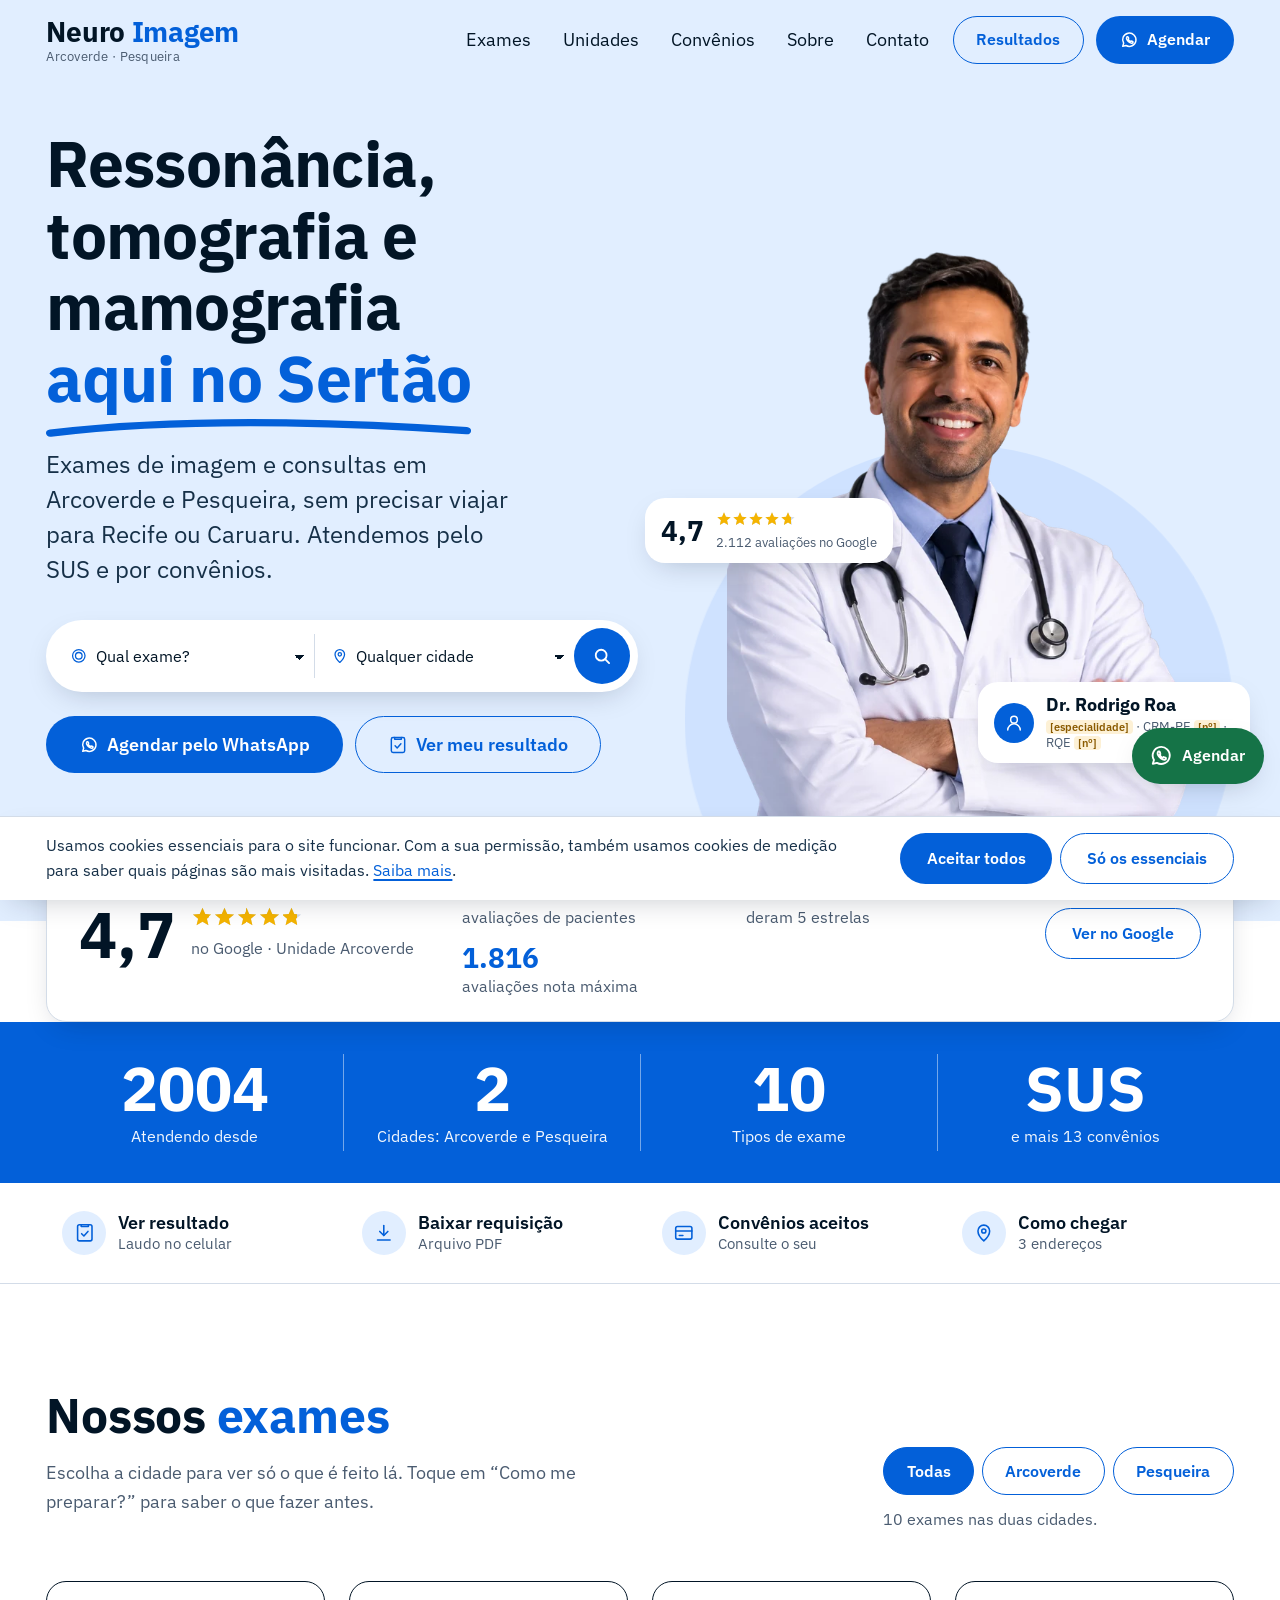
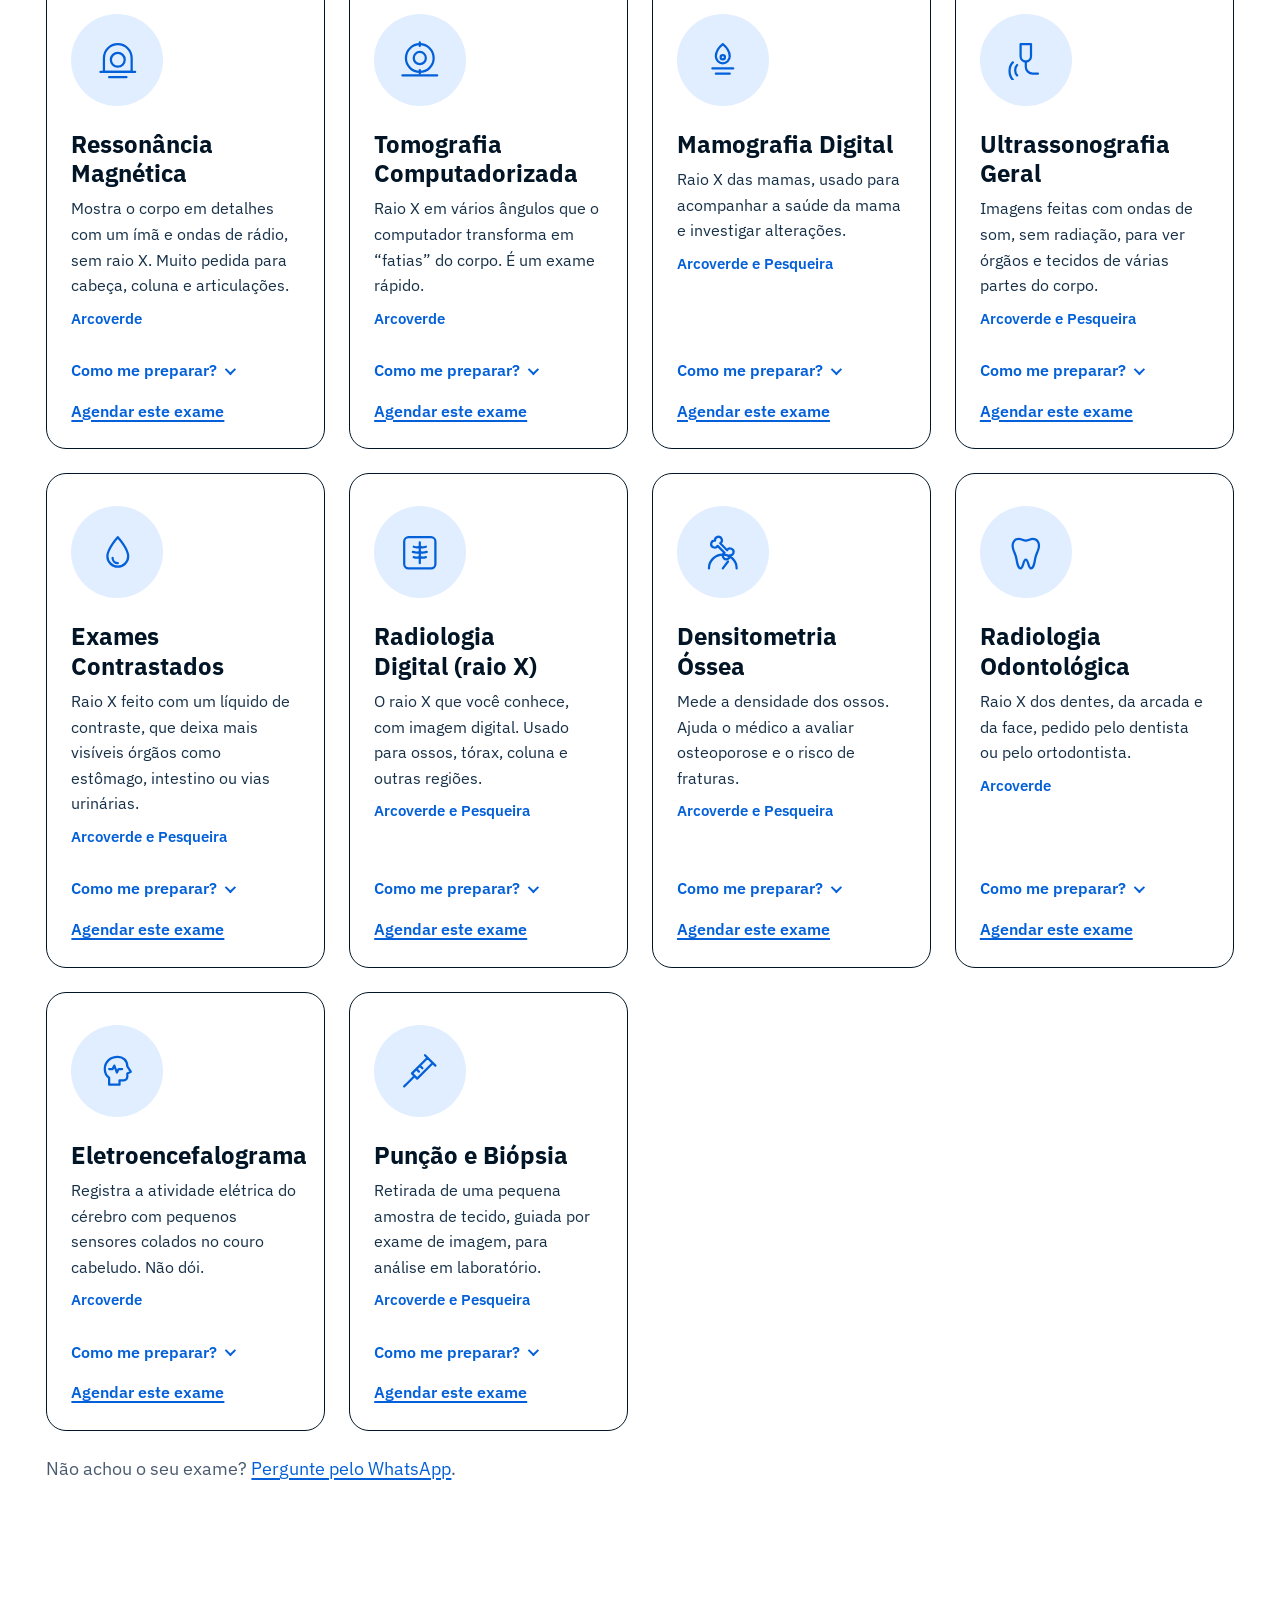
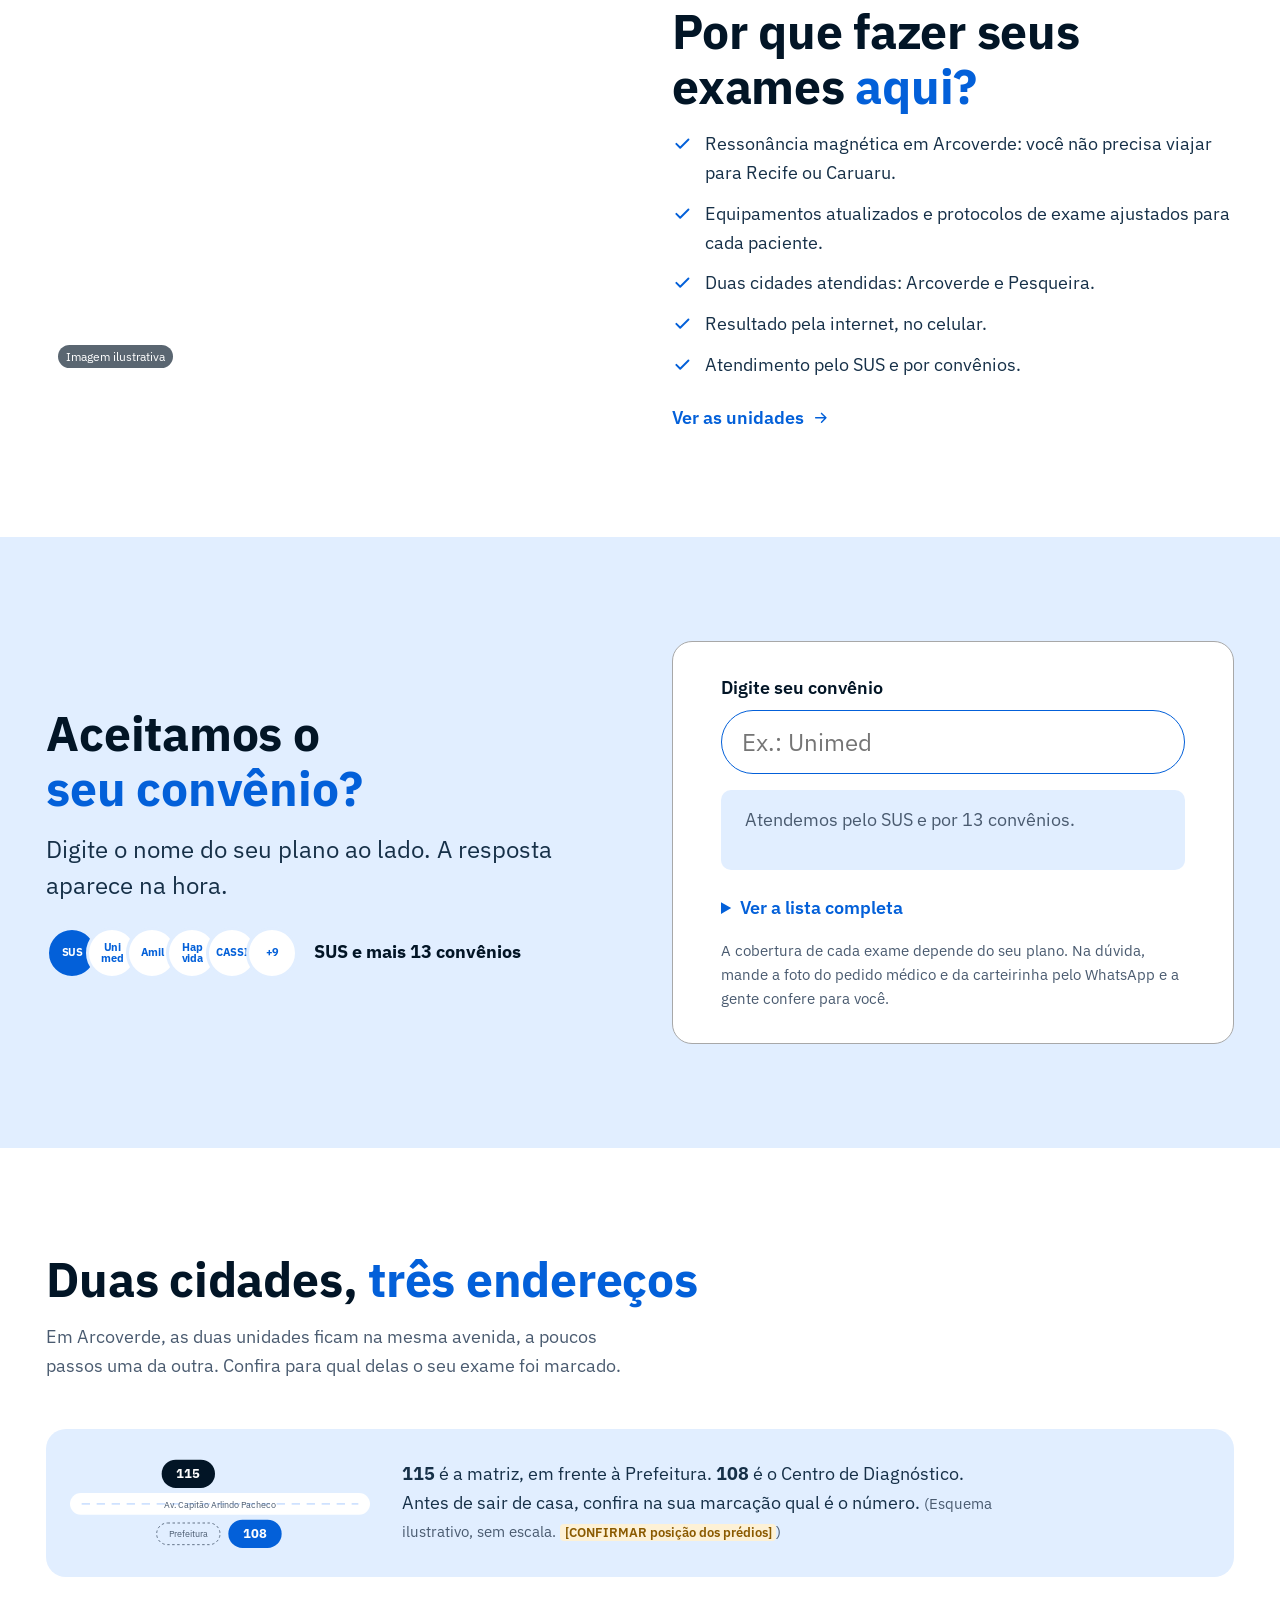
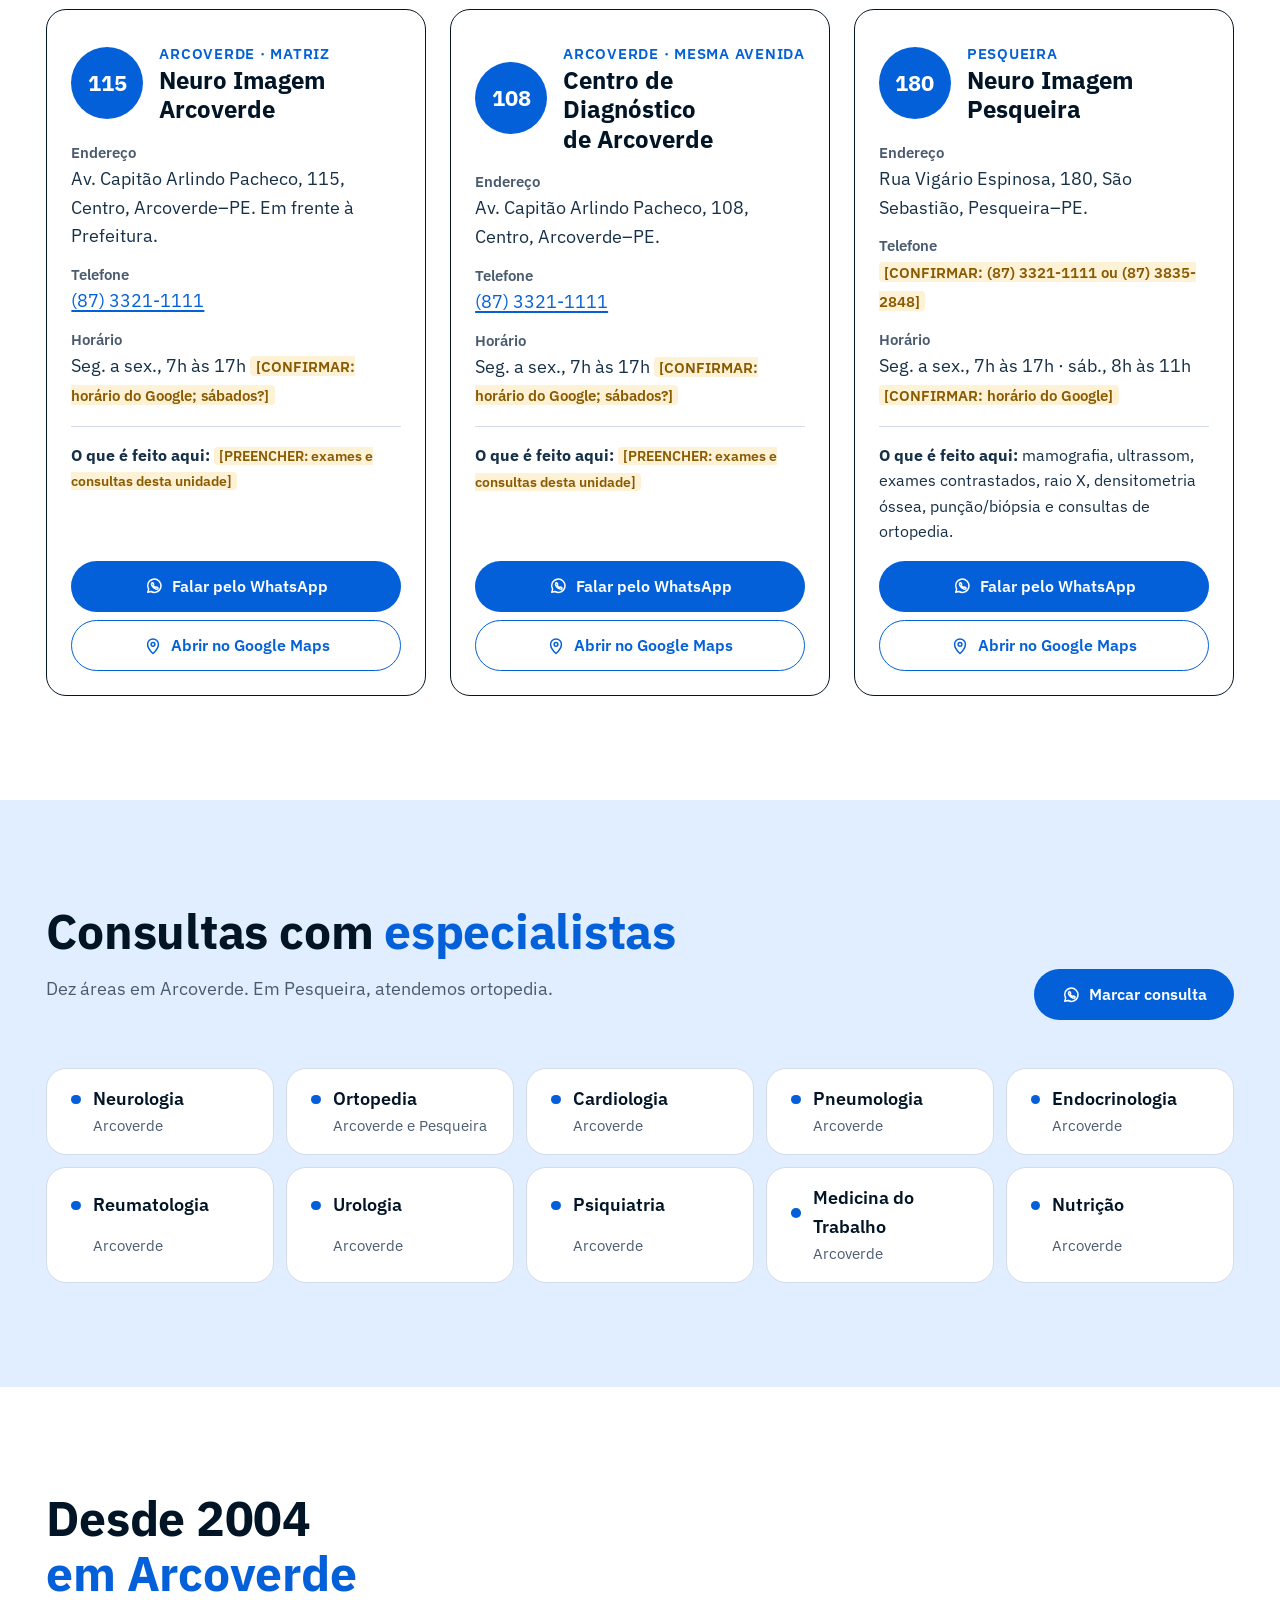
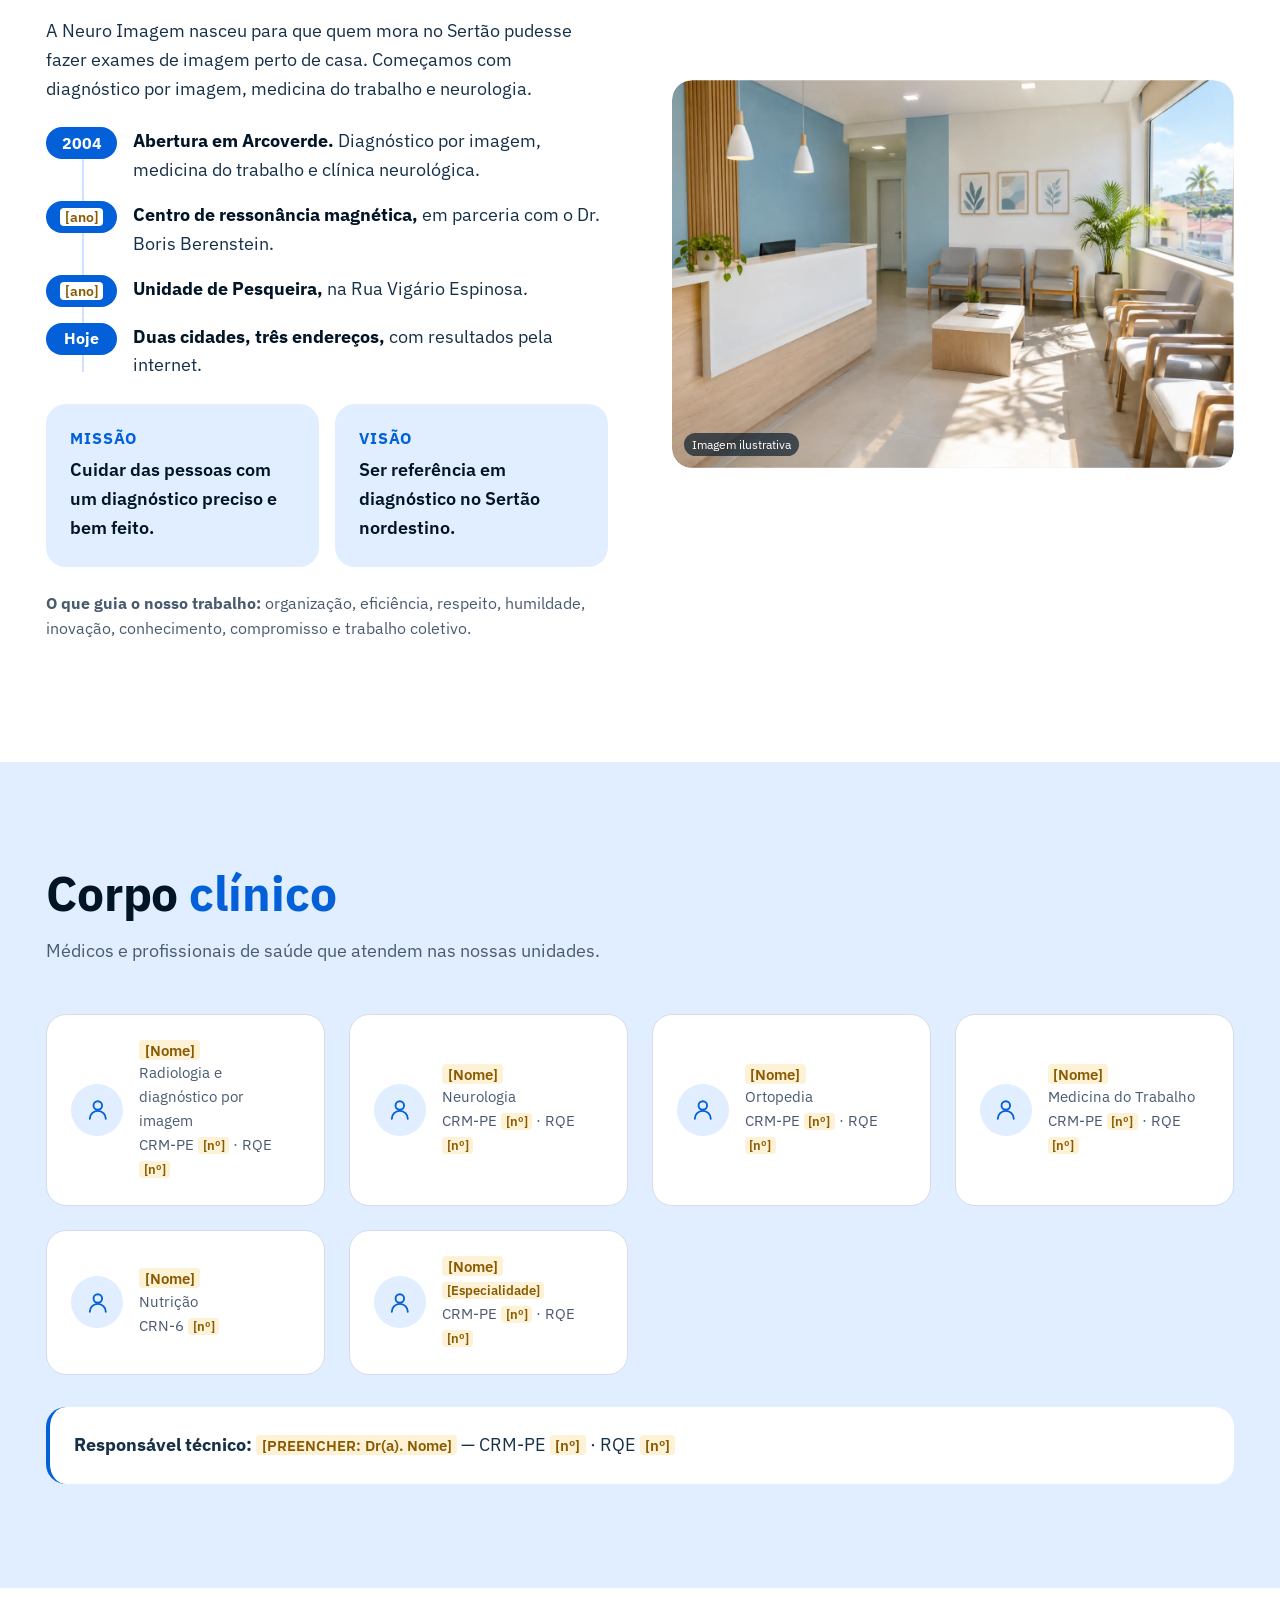
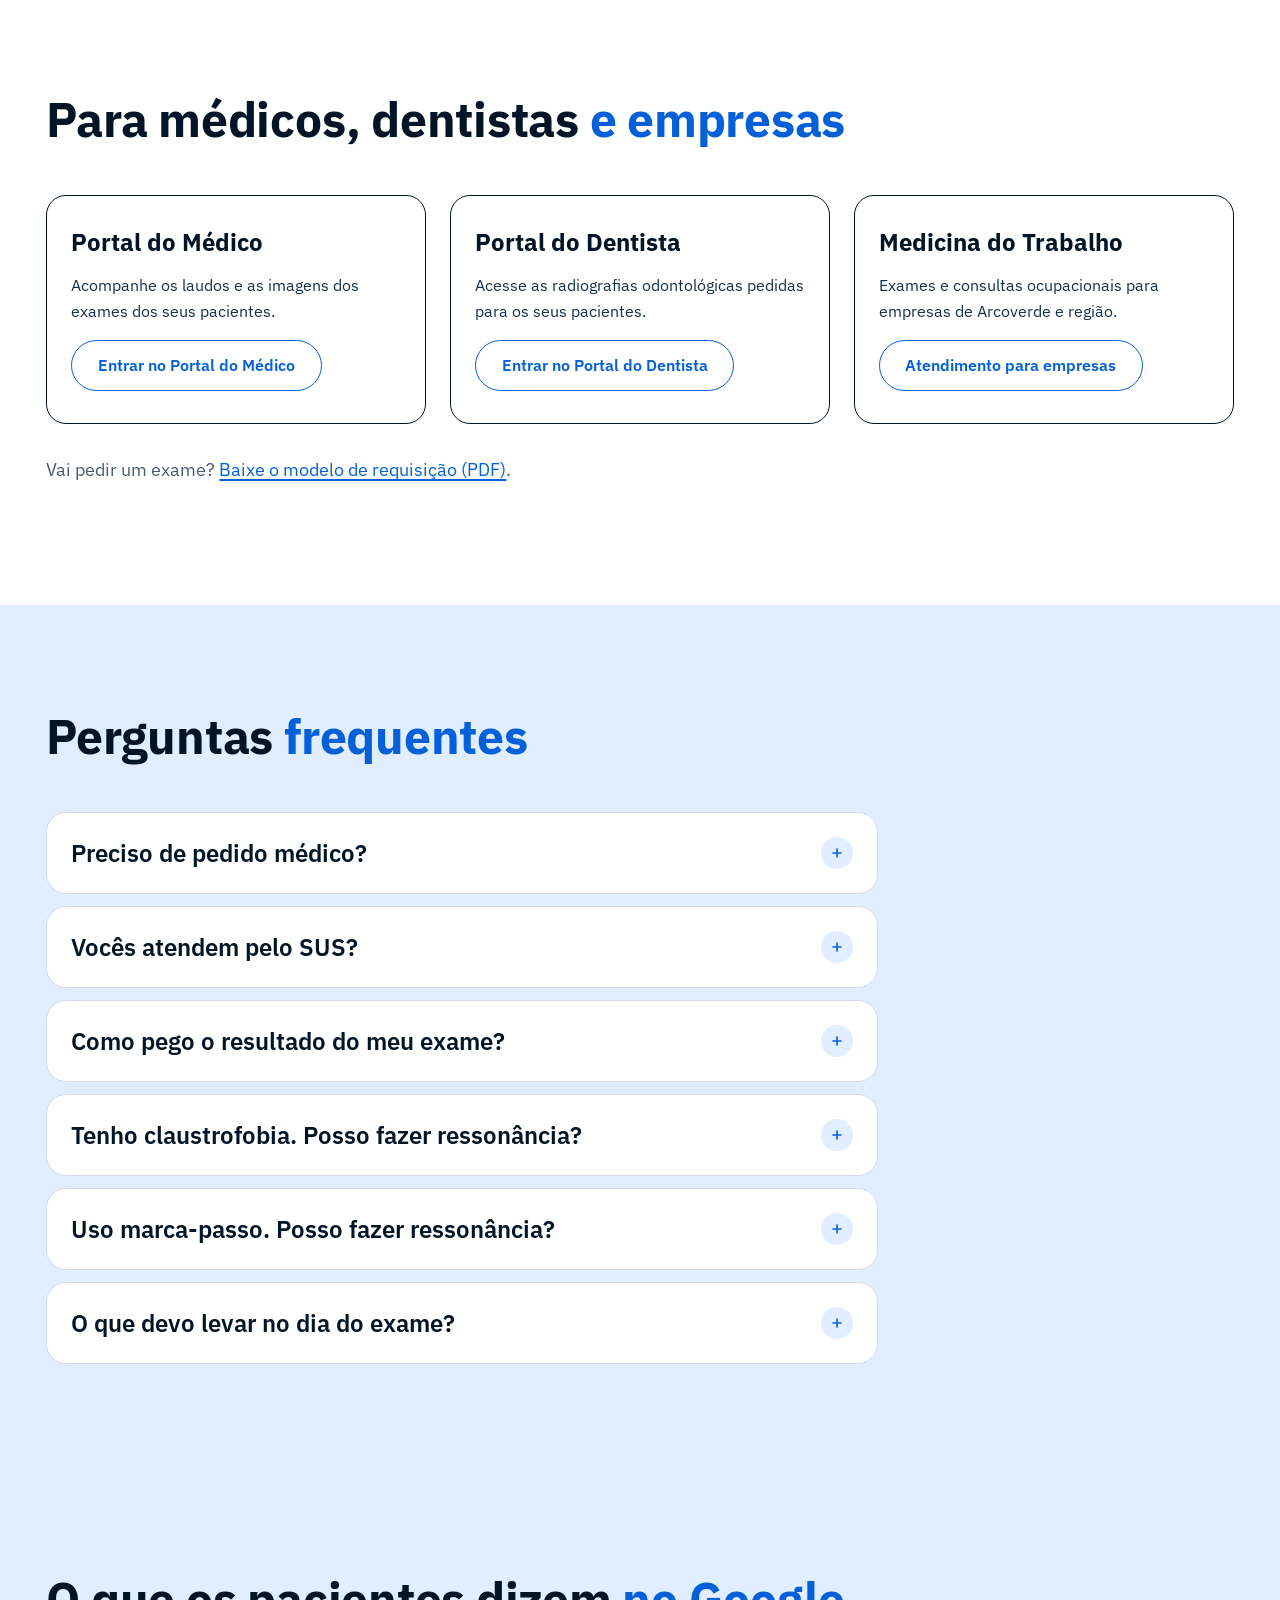
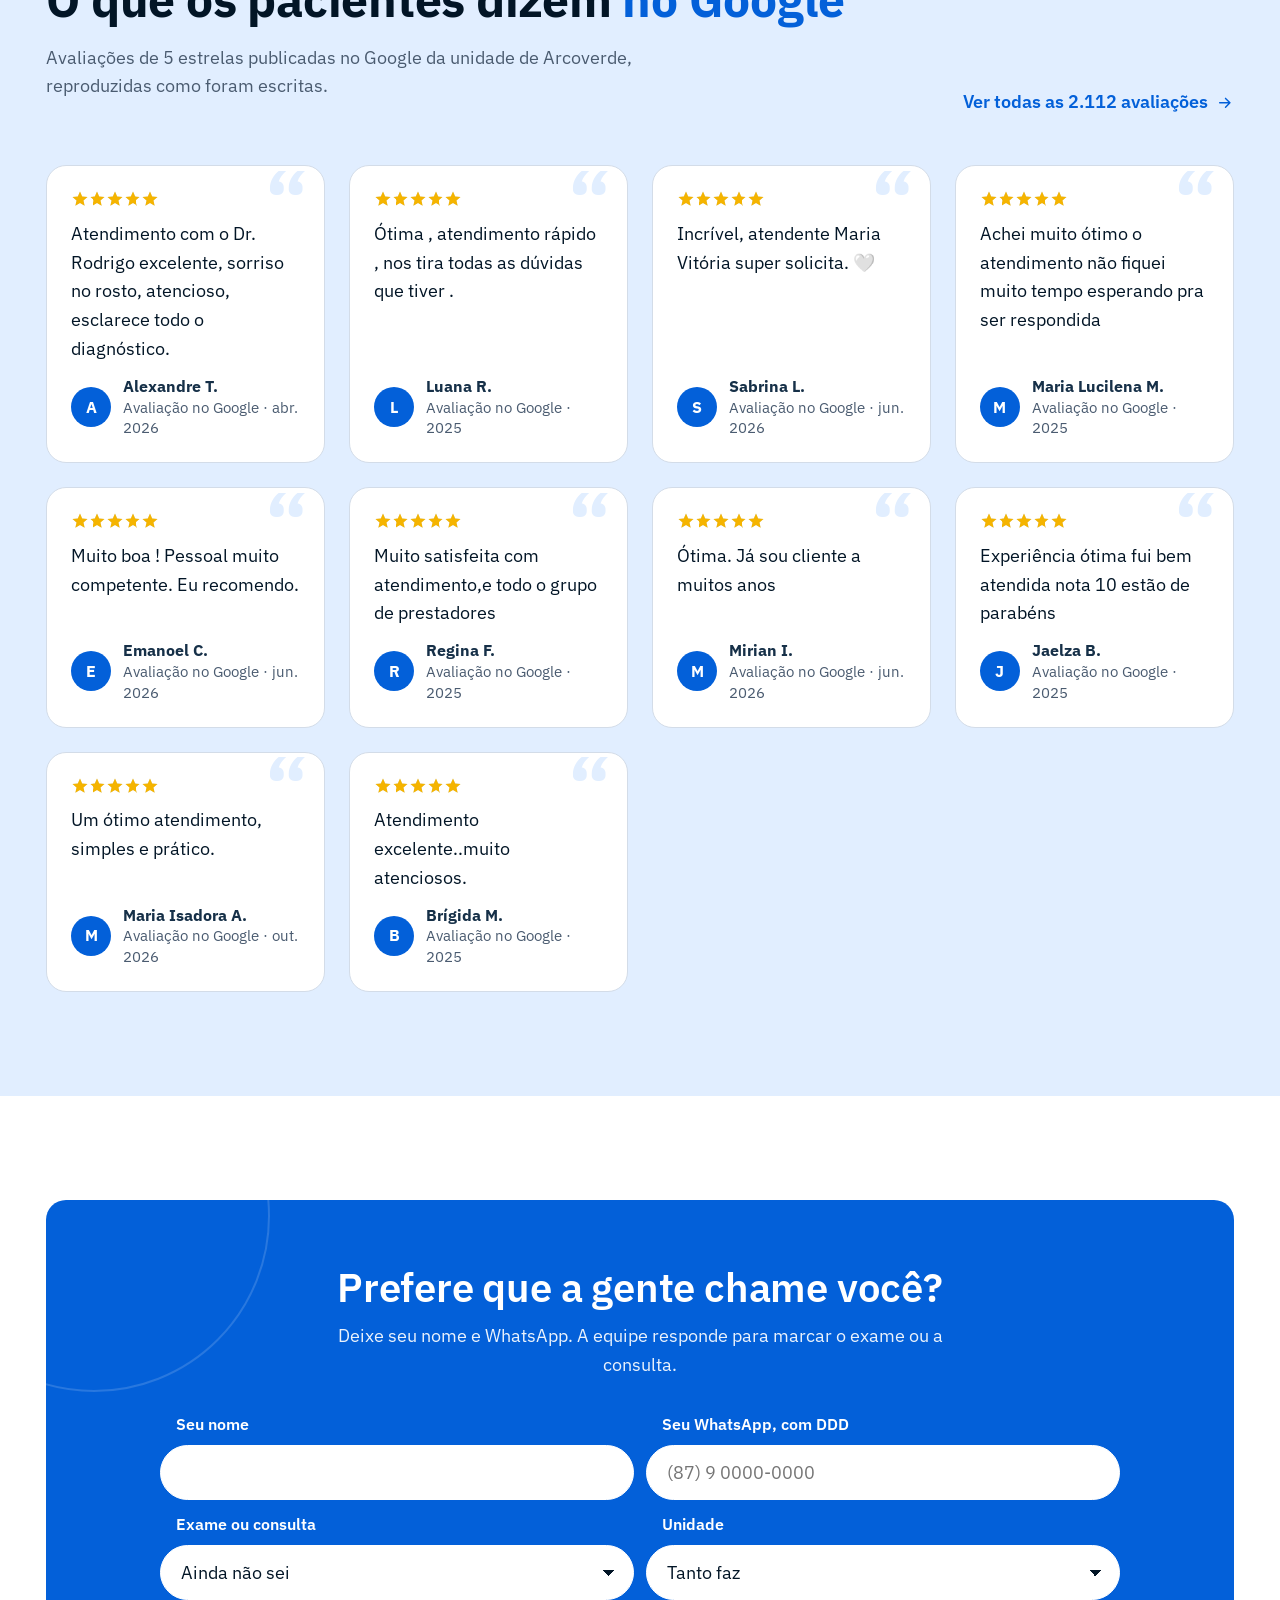
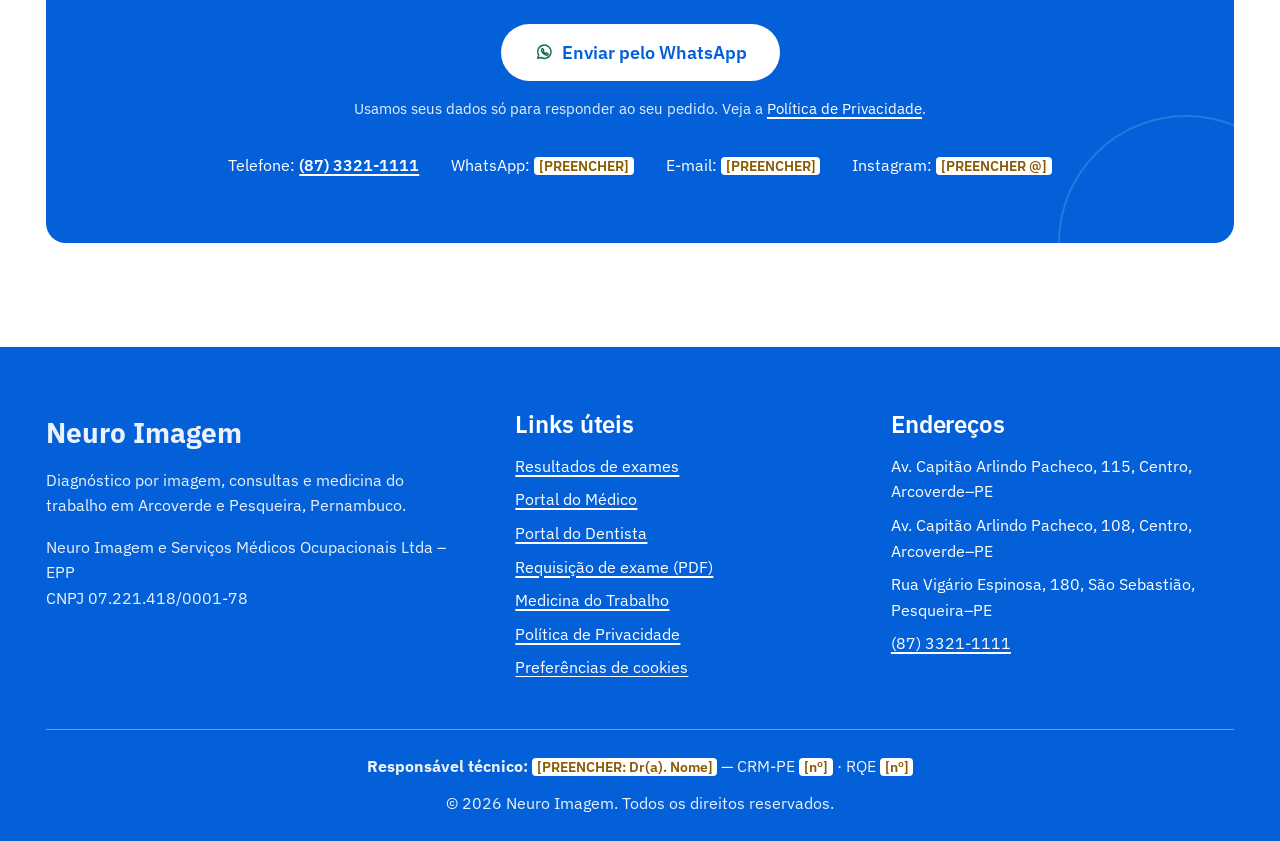
<file: index.html>
<!doctype html>
<html lang="pt-BR">
<head>
<meta charset="utf-8">
<meta name="viewport" content="width=device-width, initial-scale=1">
<title>Neuro Imagem | Ressonância, tomografia e mamografia em Arcoverde e Pesqueira–PE</title>
<meta name="description" content="Exames de imagem e consultas em Arcoverde e Pesqueira (PE): ressonância magnética, tomografia, mamografia, ultrassom e mais. Atende SUS e convênios. Agende pelo WhatsApp e veja seu resultado online.">
<link rel="canonical" href="https://neuroimagem.com/">
<meta name="theme-color" content="#0360D9">

<meta property="og:type" content="website">
<meta property="og:locale" content="pt_BR">
<meta property="og:site_name" content="Neuro Imagem Arcoverde">
<meta property="og:title" content="Neuro Imagem | Exames de imagem em Arcoverde e Pesqueira">
<meta property="og:description" content="Ressonância, tomografia e mamografia aqui no Sertão, sem precisar viajar. SUS e convênios. Agende pelo WhatsApp.">
<meta property="og:url" content="https://neuroimagem.com/">
<!-- [PREENCHER] imagem 1200×630 com a fachada real -->
<meta property="og:image" content="https://neuroimagem.com/img/og-neuroimagem.jpg">
<meta name="twitter:card" content="summary_large_image">

<link rel="preload" href="fonts/plex.woff2" as="font" type="font/woff2" crossorigin>
<link rel="preload" href="img/dr-rodrigo-roa.webp" as="image">
<script>document.documentElement.classList.add("js")</script>
<link rel="stylesheet" href="css/style.css">
<link rel="icon" href="img/favicon.svg" type="image/svg+xml">

<script type="application/ld+json">
{
  "@context": "https://schema.org",
  "@graph": [
    {
      "@type": "Organization",
      "@id": "https://neuroimagem.com/#org",
      "name": "Neuro Imagem Arcoverde",
      "legalName": "Neuro Imagem e Serviços Médicos Ocupacionais Ltda – EPP",
      "taxID": "07.221.418/0001-78",
      "foundingDate": "2004",
      "url": "https://neuroimagem.com/",
      "telephone": "+55-87-3321-1111",
      "subOrganization": [
        {"@id": "https://neuroimagem.com/#arcoverde-115"},
        {"@id": "https://neuroimagem.com/#arcoverde-108"},
        {"@id": "https://neuroimagem.com/#pesqueira"}
      ]
    },
    {
      "@type": ["MedicalClinic", "DiagnosticLab"],
      "@id": "https://neuroimagem.com/#arcoverde-115",
      "name": "Neuro Imagem Arcoverde (matriz)",
      "url": "https://neuroimagem.com/#unidades",
      "telephone": "+55-87-3321-1111",
      "parentOrganization": {"@id": "https://neuroimagem.com/#org"},
      "address": {
        "@type": "PostalAddress",
        "streetAddress": "Av. Capitão Arlindo Pacheco, 115, Centro",
        "addressLocality": "Arcoverde",
        "addressRegion": "PE",
        "addressCountry": "BR"
      },
      "isAcceptingNewPatients": true,
      "medicalSpecialty": ["Radiology", "Neurologic", "Pulmonary", "Endocrine", "Musculoskeletal", "Rheumatologic", "Cardiovascular", "Psychiatric", "Urologic"],
      "availableService": [
        {"@type": "MedicalTest", "name": "Ressonância Magnética"},
        {"@type": "MedicalTest", "name": "Tomografia Computadorizada"},
        {"@type": "MedicalTest", "name": "Mamografia Digital"},
        {"@type": "MedicalTest", "name": "Ultrassonografia"},
        {"@type": "MedicalTest", "name": "Exames Contrastados"},
        {"@type": "MedicalTest", "name": "Radiologia Digital"},
        {"@type": "MedicalTest", "name": "Densitometria Óssea"},
        {"@type": "MedicalTest", "name": "Radiologia Odontológica"},
        {"@type": "MedicalTest", "name": "Eletroencefalograma"},
        {"@type": "MedicalProcedure", "name": "Punção e Biópsia"}
      ]
    },
    {
      "@type": ["MedicalClinic", "DiagnosticLab"],
      "@id": "https://neuroimagem.com/#arcoverde-108",
      "name": "Centro de Diagnóstico de Arcoverde",
      "url": "https://neuroimagem.com/#unidades",
      "telephone": "+55-87-3321-1111",
      "parentOrganization": {"@id": "https://neuroimagem.com/#org"},
      "address": {
        "@type": "PostalAddress",
        "streetAddress": "Av. Capitão Arlindo Pacheco, 108, Centro",
        "addressLocality": "Arcoverde",
        "addressRegion": "PE",
        "addressCountry": "BR"
      }
    },
    {
      "@type": ["MedicalClinic", "DiagnosticLab"],
      "@id": "https://neuroimagem.com/#pesqueira",
      "name": "Neuro Imagem Pesqueira",
      "url": "https://neuroimagem.com/#unidades",
      "parentOrganization": {"@id": "https://neuroimagem.com/#org"},
      "address": {
        "@type": "PostalAddress",
        "streetAddress": "Rua Vigário Espinosa, 180, São Sebastião",
        "addressLocality": "Pesqueira",
        "addressRegion": "PE",
        "addressCountry": "BR"
      },
      "medicalSpecialty": ["Radiology", "Musculoskeletal"],
      "availableService": [
        {"@type": "MedicalTest", "name": "Mamografia Digital"},
        {"@type": "MedicalTest", "name": "Ultrassonografia"},
        {"@type": "MedicalTest", "name": "Exames Contrastados"},
        {"@type": "MedicalTest", "name": "Radiologia Digital"},
        {"@type": "MedicalTest", "name": "Densitometria Óssea"},
        {"@type": "MedicalProcedure", "name": "Punção e Biópsia"}
      ]
    }
  ]
}
</script>
</head>
<body>

<!-- Ícones (traço próprio, 24×24) -->
<svg xmlns="http://www.w3.org/2000/svg" style="display:none" aria-hidden="true">
  <symbol id="i-wa" viewBox="0 0 24 24" fill="none" stroke="currentColor" stroke-width="1.75" stroke-linecap="round" stroke-linejoin="round"><path d="M4.5 19.5l1.1-3.6A8 8 0 1 1 8.4 18.6z"/><path d="M9.2 8.6c.2-.5.6-.6.9-.6h.4c.2 0 .4.1.5.4l.6 1.5c.1.2 0 .5-.1.6l-.5.6c.6 1.2 1.5 2.1 2.7 2.7l.6-.5c.2-.2.4-.2.6-.1l1.5.6c.3.1.4.3.4.5v.4c0 .4-.2.8-.6.9-1 .4-2.4.2-4-1-1.4-1-2.5-2.4-3-3.6-.3-.9-.3-1.7 0-2.4z"/></symbol>
  <symbol id="i-result" viewBox="0 0 24 24" fill="none" stroke="currentColor" stroke-width="1.75" stroke-linecap="round" stroke-linejoin="round"><rect x="4" y="3" width="16" height="18" rx="2"/><path d="M8 3v2h8V3"/><path d="M8.5 13l2.5 2.5 4.5-5"/></symbol>
  <symbol id="i-download" viewBox="0 0 24 24" fill="none" stroke="currentColor" stroke-width="1.75" stroke-linecap="round" stroke-linejoin="round"><path d="M12 4v11"/><path d="M7.5 10.5L12 15l4.5-4.5"/><path d="M5 20h14"/></symbol>
  <symbol id="i-card" viewBox="0 0 24 24" fill="none" stroke="currentColor" stroke-width="1.75" stroke-linecap="round" stroke-linejoin="round"><rect x="3" y="5" width="18" height="14" rx="2"/><path d="M3 10h18"/><path d="M7 15h4"/></symbol>
  <symbol id="i-pin" viewBox="0 0 24 24" fill="none" stroke="currentColor" stroke-width="1.75" stroke-linecap="round" stroke-linejoin="round"><path d="M12 21s-6.5-5.6-6.5-11a6.5 6.5 0 0 1 13 0c0 5.4-6.5 11-6.5 11z"/><circle cx="12" cy="10" r="2.3"/></symbol>
  <symbol id="i-phone" viewBox="0 0 24 24" fill="none" stroke="currentColor" stroke-width="1.75" stroke-linecap="round" stroke-linejoin="round"><path d="M6.6 3.5h2.2l1.4 4-1.8 1.2a11 11 0 0 0 6.9 6.9l1.2-1.8 4 1.4v2.2A2 2 0 0 1 18.4 20 15.4 15.4 0 0 1 4 5.6a2 2 0 0 1 2.6-2.1z"/></symbol>
  <symbol id="i-check" viewBox="0 0 24 24" fill="none" stroke="currentColor" stroke-width="2.2" stroke-linecap="round" stroke-linejoin="round"><path d="M5 12.5l4.5 4.5L19 7.5"/></symbol>
  <symbol id="i-menu" viewBox="0 0 24 24" fill="none" stroke="currentColor" stroke-width="2" stroke-linecap="round"><path d="M4 7h16M4 12h16M4 17h16"/></symbol>
  <symbol id="i-arrow" viewBox="0 0 24 24" fill="none" stroke="currentColor" stroke-width="2" stroke-linecap="round" stroke-linejoin="round"><path d="M5 12h14M13 6l6 6-6 6"/></symbol>
  <symbol id="i-search" viewBox="0 0 24 24" fill="none" stroke="currentColor" stroke-width="2.2" stroke-linecap="round"><circle cx="11" cy="11" r="6.5"/><path d="M16 16l4.5 4.5"/></symbol>
  <symbol id="i-scan" viewBox="0 0 24 24" fill="none" stroke="currentColor" stroke-width="1.75" stroke-linecap="round" stroke-linejoin="round"><circle cx="12" cy="12" r="8.5"/><circle cx="12" cy="12" r="4.5"/></symbol>
  <symbol id="i-person" viewBox="0 0 24 24" fill="none" stroke="currentColor" stroke-width="1.75" stroke-linecap="round" stroke-linejoin="round"><circle cx="12" cy="8" r="4"/><path d="M4.5 20.5a7.5 7.5 0 0 1 15 0"/></symbol>
  <!-- ícones dos exames -->
  <symbol id="x-rm" viewBox="0 0 48 48" fill="none" stroke="currentColor" stroke-width="2.6" stroke-linecap="round" stroke-linejoin="round"><path d="M8 38V22a16 16 0 0 1 32 0v16z"/><circle cx="24" cy="24" r="8"/><path d="M4 38h40M14 44h20"/></symbol>
  <symbol id="x-tc" viewBox="0 0 48 48" fill="none" stroke="currentColor" stroke-width="2.6" stroke-linecap="round" stroke-linejoin="round"><circle cx="24" cy="22" r="16"/><circle cx="24" cy="22" r="7"/><path d="M4 42h40"/><path d="M24 4v4M24 36v4"/></symbol>
  <symbol id="x-mamo" viewBox="0 0 48 48" fill="none" stroke="currentColor" stroke-width="2.6" stroke-linecap="round" stroke-linejoin="round"><path d="M24 6c5 4 8 9 8 14a8 8 0 0 1-16 0c0-5 3-10 8-14z"/><circle cx="24" cy="21" r="2.5"/><path d="M12 34h24M16 40h16"/></symbol>
  <symbol id="x-us" viewBox="0 0 48 48" fill="none" stroke="currentColor" stroke-width="2.6" stroke-linecap="round" stroke-linejoin="round"><path d="M18 6h12v14a6 6 0 0 1-12 0z"/><path d="M24 26v6a8 8 0 0 0 8 8h6"/><path d="M14 30c-3 3-3 9 0 12M9 27c-5 5-5 15 0 20"/></symbol>
  <symbol id="x-contr" viewBox="0 0 48 48" fill="none" stroke="currentColor" stroke-width="2.6" stroke-linecap="round" stroke-linejoin="round"><path d="M24 6s12 13 12 22a12 12 0 0 1-24 0c0-9 12-22 12-22z"/><path d="M18 30a6 6 0 0 0 6 6"/></symbol>
  <symbol id="x-rx" viewBox="0 0 48 48" fill="none" stroke="currentColor" stroke-width="2.6" stroke-linecap="round" stroke-linejoin="round"><rect x="6" y="6" width="36" height="36" rx="5"/><path d="M24 12v24M17 17c3 1 5 1 7 0M31 17c-3 1-5 1-7 0M16 23c4 1 6 1 8 0M32 23c-4 1-6 1-8 0M17 29c3 1 5 1 7 0M31 29c-3 1-5 1-7 0"/></symbol>
  <symbol id="x-dens" viewBox="0 0 48 48" fill="none" stroke="currentColor" stroke-width="2.6" stroke-linecap="round" stroke-linejoin="round"><path d="M15 10a4 4 0 1 1 6 3l8 8a4 4 0 1 1 3 6 4 4 0 1 1-6-3l-8-8a4 4 0 1 1-3-6z"/><path d="M8 42a16 16 0 0 1 32 0"/><path d="M24 42l6-8"/></symbol>
  <symbol id="x-odonto" viewBox="0 0 48 48" fill="none" stroke="currentColor" stroke-width="2.6" stroke-linecap="round" stroke-linejoin="round"><path d="M16 8c3 0 5 2 8 2s5-2 8-2c5 0 8 4 7 10-1 5-3 7-4 12-1 6-2 12-5 12s-3-10-6-10-3 10-6 10-4-6-5-12c-1-5-3-7-4-12-1-6 2-10 7-10z"/></symbol>
  <symbol id="x-eeg" viewBox="0 0 48 48" fill="none" stroke="currentColor" stroke-width="2.6" stroke-linecap="round" stroke-linejoin="round"><path d="M24 8c-9 0-15 6-15 14 0 5 2 8 5 10v8h12v-5h5a4 4 0 0 0 4-4v-4l4-2-4-6c0-7-5-11-11-11z"/><path d="M14 22h4l2-4 3 8 2-4h4"/></symbol>
  <symbol id="x-bio" viewBox="0 0 48 48" fill="none" stroke="currentColor" stroke-width="2.6" stroke-linecap="round" stroke-linejoin="round"><path d="M30 6l12 12M33 9L15 27l6 6 18-18M18 30l-8 8M10 38l-4 4M24 18l3 3M20 22l3 3"/></symbol>
</svg>

<div class="scroll-progress" aria-hidden="true"></div>
<a class="skip-link" href="#conteudo">Pular para o conteúdo</a>

<header class="site-header" id="topo">
  <div class="wrap header-inner">
    <!-- [PREENCHER] trocar pelo logo oficial em SVG -->
    <a class="brand" href="./" aria-label="Neuro Imagem, página inicial">
      <span class="brand-name">Neuro <span>Imagem</span></span>
      <span class="brand-place">Arcoverde · Pesqueira</span>
    </a>
    <nav class="main-nav" id="menu" aria-label="Principal">
      <ul>
        <li><a href="#exames">Exames</a></li>
        <li><a href="#unidades">Unidades</a></li>
        <li><a href="#convenios">Convênios</a></li>
        <li><a href="#sobre">Sobre</a></li>
        <li><a href="#contato">Contato</a></li>
        <li class="nav-extra"><a href="#consultas">Consultas</a></li>
        <li class="nav-extra"><a href="#medicos-empresas">Para médicos e empresas</a></li>
        <li class="nav-extra"><a href="https://PREENCHER-URL-PORTAL-DE-RESULTADOS">Ver resultado de exame</a></li>
      </ul>
    </nav>
    <div class="header-actions">
      <a class="btn btn-secondary btn-results" href="https://PREENCHER-URL-PORTAL-DE-RESULTADOS">Resultados</a>
      <a class="btn btn-primary js-wa" href="#contato" data-msg="Olá, gostaria de agendar um exame de ___">
        <svg aria-hidden="true"><use href="#i-wa"/></svg><span class="label-long">Agendar</span><span class="label-short">Agendar</span>
      </a>
      <button class="menu-toggle" type="button" aria-expanded="false" aria-controls="menu"><svg aria-hidden="true"><use href="#i-menu"/></svg><span class="menu-label">Menu</span></button>
    </div>
  </div>
</header>

<main id="conteudo">

  <!-- HERO -->
  <section class="hero" aria-labelledby="hero-title">
    <div class="wrap hero-grid">
      <div class="hero-copy">
        <h1 id="hero-title" class="intro" style="--d:0ms">Ressonância, tomografia e mamografia <span class="swoosh">aqui no Sertão<svg viewBox="0 0 280 20" preserveAspectRatio="none" aria-hidden="true"><path d="M3 14 C 70 4, 160 2, 277 12"/></svg></span></h1>
        <p class="lead intro" style="--d:120ms">Exames de imagem e consultas em Arcoverde e Pesqueira, sem precisar viajar para Recife ou Caruaru. Atendemos pelo SUS e por convênios.</p>

        <form class="finder intro" style="--d:220ms" id="finder" role="search" aria-label="Encontre seu exame">
          <label><svg aria-hidden="true"><use href="#i-scan"/></svg><span class="visually-hidden">Exame</span>
            <select id="finder-exam" name="exame">
              <option value="">Qual exame?</option>
              <option value="ressonancia">Ressonância Magnética</option>
              <option value="tomografia">Tomografia</option>
              <option value="mamografia">Mamografia</option>
              <option value="ultrassom">Ultrassonografia</option>
              <option value="contrastados">Exames Contrastados</option>
              <option value="raio-x">Raio X</option>
              <option value="densitometria">Densitometria Óssea</option>
              <option value="odontologica">Radiologia Odontológica</option>
              <option value="eeg">Eletroencefalograma</option>
              <option value="biopsia">Punção e Biópsia</option>
            </select>
          </label>
          <label><svg aria-hidden="true"><use href="#i-pin"/></svg><span class="visually-hidden">Cidade</span>
            <select id="finder-city" name="cidade">
              <option value="todas">Qualquer cidade</option>
              <option value="arcoverde">Arcoverde</option>
              <option value="pesqueira">Pesqueira</option>
            </select>
          </label>
          <button type="submit" aria-label="Ver exames"><svg aria-hidden="true"><use href="#i-search"/></svg></button>
        </form>

        <div class="hero-links intro" style="--d:320ms">
          <a class="btn btn-primary btn-lg js-wa" href="#contato" data-msg="Olá, gostaria de agendar um exame de ___"><svg aria-hidden="true"><use href="#i-wa"/></svg>Agendar pelo WhatsApp</a>
          <a class="btn btn-secondary btn-lg" href="https://PREENCHER-URL-PORTAL-DE-RESULTADOS"><svg aria-hidden="true"><use href="#i-result"/></svg>Ver meu resultado</a>
        </div>
      </div>
      <div class="hero-media">
        <!-- Foto do Dr. Rodrigo Roa gerada por IA a partir de foto real, com autorização dele. -->
        <img src="img/dr-rodrigo-roa.webp" width="645" height="799" alt="Dr. Rodrigo Roa, de jaleco branco e estetoscópio, sorrindo e de braços cruzados." fetchpriority="high">
        <div class="float-card float-doc">
          <span class="float-ico"><svg aria-hidden="true"><use href="#i-person"/></svg></span>
          <span><strong>Dr. Rodrigo Roa</strong><small><span class="fill">[especialidade]</span> · CRM-PE <span class="fill">[nº]</span> · RQE <span class="fill">[nº]</span></small></span>
        </div>
        <div class="float-card float-rating">
          <strong class="tnum">4,7</strong>
          <span><span class="stars" role="img" aria-label="4,7 de 5 estrelas no Google"><span style="--fill:94%"></span></span><small>2.112 avaliações no Google</small></span>
        </div>
      </div>
    </div>
  </section>

  <!-- NOTA NO GOOGLE (dados de 12/11/2026 — atualizar periodicamente) -->
  <section class="rating-bar" aria-labelledby="rating-title">
    <div class="wrap">
      <div class="rating-card reveal" data-reveal="zoom">
        <div class="rating-score">
          <h2 id="rating-title" class="visually-hidden">Nota no Google</h2>
          <span class="score tnum" data-count-dec="4.7">4,7</span>
          <span class="stars" role="img" aria-label="4,7 de 5 estrelas"><span style="--fill:94%"></span></span>
          <span class="score-sub">no Google · Unidade Arcoverde</span>
        </div>
        <ul class="rating-facts">
          <li><strong class="tnum" data-count="2112">2.112</strong> avaliações de pacientes</li>
          <li><strong class="tnum"><span data-count="86">86</span>%</strong> deram 5 estrelas</li>
          <li><strong class="tnum" data-count="1816">1.816</strong> avaliações nota máxima</li>
        </ul>
        <a class="btn btn-secondary" href="https://www.google.com/maps/place/?q=place_id:ChIJ7TrelukbqAcRYla_UNpkpZ8" target="_blank" rel="noopener">Ver no Google<span class="visually-hidden"> (abre em nova aba)</span></a>
      </div>
    </div>
  </section>

  <!-- FAIXA AZUL: só fatos da clínica -->
  <section class="stats on-blue" aria-label="A Neuro Imagem em números">
    <div class="wrap">
      <ul>
        <li><span class="num" data-count="2004" data-plain>2004</span><span class="lbl">Atendendo desde</span></li>
        <li><span class="num" data-count="2">2</span><span class="lbl">Cidades: Arcoverde e Pesqueira</span></li>
        <li><span class="num" data-count="10">10</span><span class="lbl">Tipos de exame</span></li>
        <li><span class="num">SUS</span><span class="lbl">e mais <span data-count="13">13</span> convênios</span></li>
      </ul>
    </div>
  </section>

  <!-- ACESSO RÁPIDO -->
  <nav class="quick" id="acesso" aria-label="Acesso rápido">
    <div class="wrap">
      <ul>
        <li><a href="https://PREENCHER-URL-PORTAL-DE-RESULTADOS"><span class="ico"><svg aria-hidden="true"><use href="#i-result"/></svg></span><span>Ver resultado<small>Laudo no celular</small></span></a></li>
        <li><a href="docs/requisicao-de-exame.pdf" download><span class="ico"><svg aria-hidden="true"><use href="#i-download"/></svg></span><span>Baixar requisição<small>Arquivo PDF</small></span></a></li>
        <li><a href="#convenios"><span class="ico"><svg aria-hidden="true"><use href="#i-card"/></svg></span><span>Convênios aceitos<small>Consulte o seu</small></span></a></li>
        <li><a href="#unidades"><span class="ico"><svg aria-hidden="true"><use href="#i-pin"/></svg></span><span>Como chegar<small>3 endereços</small></span></a></li>
      </ul>
    </div>
  </nav>

  <!-- EXAMES -->
  <section class="section" id="exames" aria-labelledby="exames-title">
    <div class="wrap">
      <div class="section-head-row reveal">
        <div class="section-head">
          <h2 id="exames-title">Nossos <span class="hl">exames</span></h2>
          <p>Escolha a cidade para ver só o que é feito lá. Toque em “Como me preparar?” para saber o que fazer antes.</p>
        </div>
        <div>
          <div class="segmented" role="group" aria-label="Filtrar exames por cidade">
            <button type="button" data-filter="todas" aria-pressed="true">Todas</button>
            <button type="button" data-filter="arcoverde" aria-pressed="false">Arcoverde</button>
            <button type="button" data-filter="pesqueira" aria-pressed="false">Pesqueira</button>
          </div>
          <p class="filter-status" id="filter-status" role="status" aria-live="polite">10 exames nas duas cidades.</p>
        </div>
      </div>

      <ul class="cards reveal-stagger" id="exam-list">
        <li class="card" id="ex-ressonancia" data-units="arcoverde">
          <span class="ico"><svg aria-hidden="true"><use href="#x-rm"/></svg></span>
          <h3>Ressonância Magnética</h3>
          <p>Mostra o corpo em detalhes com um ímã e ondas de rádio, sem raio X. Muito pedida para cabeça, coluna e articulações.</p>
          <p class="card-units">Arcoverde</p>
          <div class="card-actions">
            <details class="prep"><summary>Como me preparar?</summary><div class="prep-body"><p><span class="fill">[PREENCHER pela clínica: jejum, objetos de metal, roupas, contraste, acompanhante, tempo de exame]</span></p><p>Usa marca-passo, implante ou outro metal no corpo? Avise ao marcar. Veja as <a href="#faq">perguntas frequentes</a>.</p></div></details>
            <a class="js-wa" href="#contato" data-msg="Olá, gostaria de agendar uma Ressonância Magnética.">Agendar este exame</a>
          </div>
        </li>
        <li class="card" id="ex-tomografia" data-units="arcoverde">
          <span class="ico"><svg aria-hidden="true"><use href="#x-tc"/></svg></span>
          <h3>Tomografia Computadorizada</h3>
          <p>Raio X em vários ângulos que o computador transforma em “fatias” do corpo. É um exame rápido.</p>
          <p class="card-units">Arcoverde</p>
          <div class="card-actions">
            <details class="prep"><summary>Como me preparar?</summary><div class="prep-body"><p><span class="fill">[PREENCHER pela clínica: jejum, contraste, exame de função renal, gestação, acompanhante]</span></p></div></details>
            <a class="js-wa" href="#contato" data-msg="Olá, gostaria de agendar uma Tomografia Computadorizada.">Agendar este exame</a>
          </div>
        </li>
        <li class="card" id="ex-mamografia" data-units="arcoverde pesqueira">
          <span class="ico"><svg aria-hidden="true"><use href="#x-mamo"/></svg></span>
          <h3>Mamografia Digital</h3>
          <p>Raio X das mamas, usado para acompanhar a saúde da mama e investigar alterações.</p>
          <p class="card-units">Arcoverde e Pesqueira</p>
          <div class="card-actions">
            <details class="prep"><summary>Como me preparar?</summary><div class="prep-body"><p><span class="fill">[PREENCHER pela clínica: desodorante/talco, período do ciclo, mamografias anteriores]</span></p></div></details>
            <a class="js-wa" href="#contato" data-msg="Olá, gostaria de agendar uma Mamografia.">Agendar este exame</a>
          </div>
        </li>
        <li class="card" id="ex-ultrassom" data-units="arcoverde pesqueira">
          <span class="ico"><svg aria-hidden="true"><use href="#x-us"/></svg></span>
          <h3>Ultrassonografia Geral</h3>
          <p>Imagens feitas com ondas de som, sem radiação, para ver órgãos e tecidos de várias partes do corpo.</p>
          <p class="card-units">Arcoverde e Pesqueira</p>
          <div class="card-actions">
            <details class="prep"><summary>Como me preparar?</summary><div class="prep-body"><p><span class="fill">[PREENCHER pela clínica: preparo por tipo — abdome (jejum), pélvica (bexiga cheia), demais]</span></p></div></details>
            <a class="js-wa" href="#contato" data-msg="Olá, gostaria de agendar uma Ultrassonografia de ___.">Agendar este exame</a>
          </div>
        </li>
        <li class="card" id="ex-contrastados" data-units="arcoverde pesqueira">
          <span class="ico"><svg aria-hidden="true"><use href="#x-contr"/></svg></span>
          <h3>Exames Contrastados</h3>
          <p>Raio X feito com um líquido de contraste, que deixa mais visíveis órgãos como estômago, intestino ou vias urinárias.</p>
          <p class="card-units">Arcoverde e Pesqueira</p>
          <div class="card-actions">
            <details class="prep"><summary>Como me preparar?</summary><div class="prep-body"><p><span class="fill">[PREENCHER pela clínica: quais exames contrastados são feitos e o preparo de cada um]</span></p></div></details>
            <a class="js-wa" href="#contato" data-msg="Olá, gostaria de agendar um exame contrastado de ___.">Agendar este exame</a>
          </div>
        </li>
        <li class="card" id="ex-raio-x" data-units="arcoverde pesqueira">
          <span class="ico"><svg aria-hidden="true"><use href="#x-rx"/></svg></span>
          <h3>Radiologia Digital (raio X)</h3>
          <p>O raio X que você conhece, com imagem digital. Usado para ossos, tórax, coluna e outras regiões.</p>
          <p class="card-units">Arcoverde e Pesqueira</p>
          <div class="card-actions">
            <details class="prep"><summary>Como me preparar?</summary><div class="prep-body"><p><span class="fill">[PREENCHER pela clínica: em geral sem preparo; avisar em caso de gravidez; exceções]</span></p></div></details>
            <a class="js-wa" href="#contato" data-msg="Olá, gostaria de agendar um Raio X de ___.">Agendar este exame</a>
          </div>
        </li>
        <li class="card" id="ex-densitometria" data-units="arcoverde pesqueira">
          <span class="ico"><svg aria-hidden="true"><use href="#x-dens"/></svg></span>
          <h3>Densitometria Óssea</h3>
          <p>Mede a densidade dos ossos. Ajuda o médico a avaliar osteoporose e o risco de fraturas.</p>
          <p class="card-units">Arcoverde e Pesqueira</p>
          <div class="card-actions">
            <details class="prep"><summary>Como me preparar?</summary><div class="prep-body"><p><span class="fill">[PREENCHER pela clínica: suspensão de cálcio, contraste recente, roupas sem metal]</span></p></div></details>
            <a class="js-wa" href="#contato" data-msg="Olá, gostaria de agendar uma Densitometria Óssea.">Agendar este exame</a>
          </div>
        </li>
        <li class="card" id="ex-odontologica" data-units="arcoverde">
          <span class="ico"><svg aria-hidden="true"><use href="#x-odonto"/></svg></span>
          <h3>Radiologia Odontológica</h3>
          <p>Raio X dos dentes, da arcada e da face, pedido pelo dentista ou pelo ortodontista.</p>
          <p class="card-units">Arcoverde</p>
          <div class="card-actions">
            <details class="prep"><summary>Como me preparar?</summary><div class="prep-body"><p><span class="fill">[PREENCHER pela clínica: tipos feitos (panorâmica, documentação ortodôntica etc.) e preparo]</span></p></div></details>
            <a class="js-wa" href="#contato" data-msg="Olá, gostaria de agendar uma radiografia odontológica.">Agendar este exame</a>
          </div>
        </li>
        <li class="card" id="ex-eeg" data-units="arcoverde">
          <span class="ico"><svg aria-hidden="true"><use href="#x-eeg"/></svg></span>
          <h3>Eletroencefalograma</h3>
          <p>Registra a atividade elétrica do cérebro com pequenos sensores colados no couro cabeludo. Não dói.</p>
          <p class="card-units">Arcoverde</p>
          <div class="card-actions">
            <details class="prep"><summary>Como me preparar?</summary><div class="prep-body"><p><span class="fill">[PREENCHER pela clínica: cabelo lavado e sem creme, privação de sono, medicações, crianças]</span></p></div></details>
            <a class="js-wa" href="#contato" data-msg="Olá, gostaria de agendar um Eletroencefalograma.">Agendar este exame</a>
          </div>
        </li>
        <li class="card" id="ex-biopsia" data-units="arcoverde pesqueira">
          <span class="ico"><svg aria-hidden="true"><use href="#x-bio"/></svg></span>
          <h3>Punção e Biópsia</h3>
          <p>Retirada de uma pequena amostra de tecido, guiada por exame de imagem, para análise em laboratório.</p>
          <p class="card-units">Arcoverde e Pesqueira</p>
          <div class="card-actions">
            <details class="prep"><summary>Como me preparar?</summary><div class="prep-body"><p><span class="fill">[PREENCHER pela clínica: anticoagulantes, jejum, acompanhante obrigatório, exames prévios]</span></p></div></details>
            <a class="js-wa" href="#contato" data-msg="Olá, gostaria de agendar uma Punção/Biópsia de ___.">Agendar este exame</a>
          </div>
        </li>
      </ul>
      <p class="muted" style="margin-top:var(--s-5)">Não achou o seu exame? <a class="js-wa" href="#contato" data-msg="Olá, vocês fazem o exame de ___?">Pergunte pelo WhatsApp</a>.</p>
    </div>
  </section>

  <!-- POR QUE NÓS (imagem + checklist) -->
  <section class="section" aria-labelledby="porque-title" style="padding-top:0">
    <div class="wrap split">
      <figure class="photo reveal" data-reveal="left">
        <img src="img/foto-sala-ultrassom.webp" width="1400" height="934" alt="Sala de exame com aparelho de ultrassom e maca." loading="lazy" decoding="async">
        <figcaption>Imagem ilustrativa</figcaption>
      </figure>
      <div class="reveal" data-reveal="right">
        <h2 id="porque-title">Por que fazer seus exames <span class="hl">aqui?</span></h2>
        <ul class="checklist">
          <li><svg aria-hidden="true"><use href="#i-check"/></svg>Ressonância magnética em Arcoverde: você não precisa viajar para Recife ou Caruaru.</li>
          <li><svg aria-hidden="true"><use href="#i-check"/></svg>Equipamentos atualizados e protocolos de exame ajustados para cada paciente.</li>
          <li><svg aria-hidden="true"><use href="#i-check"/></svg>Duas cidades atendidas: Arcoverde e Pesqueira.</li>
          <li><svg aria-hidden="true"><use href="#i-check"/></svg>Resultado pela internet, no celular.</li>
          <li><svg aria-hidden="true"><use href="#i-check"/></svg>Atendimento pelo SUS e por convênios.</li>
        </ul>
        <a class="link-arrow" href="#unidades">Ver as unidades <svg aria-hidden="true"><use href="#i-arrow"/></svg></a>
      </div>
    </div>
  </section>

  <!-- CONVÊNIOS (no layout de "depoimentos") -->
  <section class="section section-tint" id="convenios" aria-labelledby="convenios-title">
    <div class="wrap plans-grid">
      <div class="reveal">
        <h2 id="convenios-title">Aceitamos o <span class="hl">seu convênio?</span></h2>
        <p class="lead">Digite o nome do seu plano ao lado. A resposta aparece na hora.</p>
        <div class="plan-badges">
          <ul aria-hidden="true"><li>SUS</li><li>Uni<br>med</li><li>Amil</li><li>Hap<br>vida</li><li>CASSI</li><li>+9</li></ul>
          <strong>SUS e mais 13 convênios</strong>
        </div>
      </div>
      <div class="panel reveal" data-reveal="right">
        <div class="field">
          <label for="plan-input">Digite seu convênio</label>
          <input class="input input-xl" id="plan-input" type="search" autocomplete="off" spellcheck="false" placeholder="Ex.: Unimed" aria-describedby="plan-result">
        </div>
        <div class="plan-result" id="plan-result" role="status" aria-live="polite"><p class="muted">Atendemos pelo SUS e por 13 convênios.</p></div>
        <details class="plan-all">
          <summary>Ver a lista completa</summary>
          <ul class="plan-list" id="plan-list">
            <li>SUS</li><li>Unimed</li><li>Amil</li><li>Hapvida</li><li>CASSI</li><li>Sassepe</li><li>Fachesf</li><li>Postal Saúde</li><li>CAPESAÚDE</li><li>Comsaúde</li><li>System</li><li>Clin</li><li>OdontoGroup</li><li>São Gabriel</li>
          </ul>
        </details>
        <p class="plan-note">A cobertura de cada exame depende do seu plano. Na dúvida, mande a foto do pedido médico e da carteirinha pelo WhatsApp e a gente confere para você.</p>
      </div>
    </div>
  </section>

  <!-- UNIDADES -->
  <section class="section" id="unidades" aria-labelledby="unidades-title">
    <div class="wrap">
      <div class="section-head reveal">
        <h2 id="unidades-title">Duas cidades, <span class="hl">três endereços</span></h2>
        <p>Em Arcoverde, as duas unidades ficam na mesma avenida, a poucos passos uma da outra. Confira para qual delas o seu exame foi marcado.</p>
      </div>

      <div class="street-note reveal">
        <svg class="street-diagram" viewBox="0 0 360 120" role="img" aria-labelledby="street-t">
          <title id="street-t">Esquema: as unidades 115 e 108 ficam na mesma avenida, a Capitão Arlindo Pacheco, no Centro de Arcoverde. A 115 fica em frente à Prefeitura.</title>
          <rect x="0" y="48" width="360" height="26" rx="13" fill="#FFFFFF"/>
          <path d="M14 61h332" stroke="#CFE2FF" stroke-width="2" stroke-dasharray="10 8"/>
          <text x="180" y="66" text-anchor="middle" font-family="IBM Plex Sans, sans-serif" font-size="11" fill="#4A5B70">Av. Capitão Arlindo Pacheco</text>
          <rect x="110" y="8" width="64" height="34" rx="17" fill="#021526"/>
          <text x="142" y="30" text-anchor="middle" font-family="IBM Plex Sans, sans-serif" font-weight="700" font-size="16" fill="#fff">115</text>
          <rect x="190" y="80" width="64" height="34" rx="17" fill="#0360D9"/>
          <text x="222" y="102" text-anchor="middle" font-family="IBM Plex Sans, sans-serif" font-weight="700" font-size="16" fill="#fff">108</text>
          <rect x="104" y="84" width="76" height="26" rx="13" fill="none" stroke="#4A5B70" stroke-dasharray="3 3"/>
          <text x="142" y="101" text-anchor="middle" font-family="IBM Plex Sans, sans-serif" font-size="11" fill="#4A5B70">Prefeitura</text>
        </svg>
        <p><strong>115</strong> é a matriz, em frente à Prefeitura. <strong>108</strong> é o Centro de Diagnóstico. Antes de sair de casa, confira na sua marcação qual é o número. <small class="muted">(Esquema ilustrativo, sem escala. <span class="fill">[CONFIRMAR posição dos prédios]</span>)</small></p>
      </div>

      <div class="units reveal-stagger">
        <article class="unit" aria-labelledby="u1">
          <div class="unit-top"><span class="unit-num" aria-hidden="true">115</span><div><p class="city">Arcoverde · matriz</p><h3 id="u1">Neuro Imagem Arcoverde</h3></div></div>
          <dl>
            <div><dt>Endereço</dt><dd>Av. Capitão Arlindo Pacheco, 115, Centro, Arcoverde–PE. Em frente à Prefeitura.</dd></div>
            <div><dt>Telefone</dt><dd><a class="tnum" href="tel:+558733211111">(87) 3321-1111</a></dd></div>
            <div><dt>Horário</dt><dd>Seg. a sex., 7h às 17h <span class="fill">[CONFIRMAR: horário do Google; sábados?]</span></dd></div>
          </dl>
          <div class="what"><p><strong>O que é feito aqui:</strong> <span class="fill">[PREENCHER: exames e consultas desta unidade]</span></p></div>
          <div class="unit-actions">
            <a class="btn btn-primary js-wa" href="#contato" data-msg="Olá, gostaria de agendar na unidade 115 (matriz) em Arcoverde um exame de ___"><svg aria-hidden="true"><use href="#i-wa"/></svg>Falar pelo WhatsApp</a>
            <a class="btn btn-secondary" href="https://www.google.com/maps/search/?api=1&amp;query=Av.%20Capit%C3%A3o%20Arlindo%20Pacheco%2C%20115%2C%20Centro%2C%20Arcoverde%20-%20PE" target="_blank" rel="noopener"><svg aria-hidden="true"><use href="#i-pin"/></svg>Abrir no Google Maps<span class="visually-hidden"> (abre em nova aba)</span></a>
          </div>
        </article>
        <article class="unit" aria-labelledby="u2">
          <div class="unit-top"><span class="unit-num" aria-hidden="true">108</span><div><p class="city">Arcoverde · mesma avenida</p><h3 id="u2">Centro de Diagnóstico de Arcoverde</h3></div></div>
          <dl>
            <div><dt>Endereço</dt><dd>Av. Capitão Arlindo Pacheco, 108, Centro, Arcoverde–PE.</dd></div>
            <div><dt>Telefone</dt><dd><a class="tnum" href="tel:+558733211111">(87) 3321-1111</a></dd></div>
            <div><dt>Horário</dt><dd>Seg. a sex., 7h às 17h <span class="fill">[CONFIRMAR: horário do Google; sábados?]</span></dd></div>
          </dl>
          <div class="what"><p><strong>O que é feito aqui:</strong> <span class="fill">[PREENCHER: exames e consultas desta unidade]</span></p></div>
          <div class="unit-actions">
            <a class="btn btn-primary js-wa" href="#contato" data-msg="Olá, gostaria de agendar no Centro de Diagnóstico (108) em Arcoverde um exame de ___"><svg aria-hidden="true"><use href="#i-wa"/></svg>Falar pelo WhatsApp</a>
            <a class="btn btn-secondary" href="https://www.google.com/maps/search/?api=1&amp;query=Av.%20Capit%C3%A3o%20Arlindo%20Pacheco%2C%20108%2C%20Centro%2C%20Arcoverde%20-%20PE" target="_blank" rel="noopener"><svg aria-hidden="true"><use href="#i-pin"/></svg>Abrir no Google Maps<span class="visually-hidden"> (abre em nova aba)</span></a>
          </div>
        </article>
        <article class="unit" aria-labelledby="u3">
          <div class="unit-top"><span class="unit-num" aria-hidden="true">180</span><div><p class="city">Pesqueira</p><h3 id="u3">Neuro Imagem Pesqueira</h3></div></div>
          <dl>
            <div><dt>Endereço</dt><dd>Rua Vigário Espinosa, 180, São Sebastião, Pesqueira–PE.</dd></div>
            <div><dt>Telefone</dt><dd><span class="fill">[CONFIRMAR: (87) 3321-1111 ou (87) 3835-2848]</span></dd></div>
            <div><dt>Horário</dt><dd>Seg. a sex., 7h às 17h · sáb., 8h às 11h <span class="fill">[CONFIRMAR: horário do Google]</span></dd></div>
          </dl>
          <div class="what"><p><strong>O que é feito aqui:</strong> mamografia, ultrassom, exames contrastados, raio X, densitometria óssea, punção/biópsia e consultas de ortopedia.</p></div>
          <div class="unit-actions">
            <a class="btn btn-primary js-wa" href="#contato" data-msg="Olá, gostaria de agendar em Pesqueira um exame de ___"><svg aria-hidden="true"><use href="#i-wa"/></svg>Falar pelo WhatsApp</a>
            <a class="btn btn-secondary" href="https://www.google.com/maps/search/?api=1&amp;query=Rua%20Vig%C3%A1rio%20Espinosa%2C%20180%2C%20S%C3%A3o%20Sebasti%C3%A3o%2C%20Pesqueira%20-%20PE" target="_blank" rel="noopener"><svg aria-hidden="true"><use href="#i-pin"/></svg>Abrir no Google Maps<span class="visually-hidden"> (abre em nova aba)</span></a>
          </div>
        </article>
      </div>
    </div>
  </section>

  <!-- CONSULTAS -->
  <section class="section section-tint" id="consultas" aria-labelledby="consultas-title">
    <div class="wrap">
      <div class="section-head-row reveal">
        <div class="section-head">
          <h2 id="consultas-title">Consultas com <span class="hl">especialistas</span></h2>
          <p>Dez áreas em Arcoverde. Em Pesqueira, atendemos ortopedia.</p>
        </div>
        <a class="btn btn-primary js-wa" href="#contato" data-msg="Olá, gostaria de marcar uma consulta de ___"><svg aria-hidden="true"><use href="#i-wa"/></svg>Marcar consulta</a>
      </div>
      <ul class="chips reveal-stagger">
        <li>Neurologia <span>Arcoverde</span></li>
        <li>Ortopedia <span>Arcoverde e Pesqueira</span></li>
        <li>Cardiologia <span>Arcoverde</span></li>
        <li>Pneumologia <span>Arcoverde</span></li>
        <li>Endocrinologia <span>Arcoverde</span></li>
        <li>Reumatologia <span>Arcoverde</span></li>
        <li>Urologia <span>Arcoverde</span></li>
        <li>Psiquiatria <span>Arcoverde</span></li>
        <li>Medicina do Trabalho <span>Arcoverde</span></li>
        <li>Nutrição <span>Arcoverde</span></li>
      </ul>
    </div>
  </section>

  <!-- SOBRE (layout "The Future of Quality Health") -->
  <section class="section" id="sobre" aria-labelledby="sobre-title">
    <div class="wrap split">
      <div class="reveal" data-reveal="left">
        <h2 id="sobre-title">Desde 2004 <span class="hl">em Arcoverde</span></h2>
        <p>A Neuro Imagem nasceu para que quem mora no Sertão pudesse fazer exames de imagem perto de casa. Começamos com diagnóstico por imagem, medicina do trabalho e neurologia.</p>
        <ol class="timeline reveal-stagger" aria-label="Linha do tempo">
          <li><span class="year">2004</span><p><strong>Abertura em Arcoverde.</strong> Diagnóstico por imagem, medicina do trabalho e clínica neurológica.</p></li>
          <li><span class="year"><span class="fill">[ano]</span></span><p><strong>Centro de ressonância magnética,</strong> em parceria com o Dr. Boris Berenstein.</p></li>
          <li><span class="year"><span class="fill">[ano]</span></span><p><strong>Unidade de Pesqueira,</strong> na Rua Vigário Espinosa.</p></li>
          <li><span class="year">Hoje</span><p><strong>Duas cidades, três endereços,</strong> com resultados pela internet.</p></li>
        </ol>
        <div class="mv">
          <div><h3>Missão</h3><p>Cuidar das pessoas com um diagnóstico preciso e bem feito.</p></div>
          <div><h3>Visão</h3><p>Ser referência em diagnóstico no Sertão nordestino.</p></div>
        </div>
        <p class="values"><strong>O que guia o nosso trabalho:</strong> organização, eficiência, respeito, humildade, inovação, conhecimento, compromisso e trabalho coletivo.</p>
      </div>
      <figure class="photo tall reveal" data-reveal="right">
        <img src="img/foto-recepcao.webp" width="1400" height="934" alt="Recepção de clínica com balcão, cadeiras de espera e janela iluminada." loading="lazy" decoding="async">
        <figcaption>Imagem ilustrativa</figcaption>
      </figure>
    </div>
  </section>

  <!-- CORPO CLÍNICO -->
  <section class="section section-tint" id="corpo-clinico" aria-labelledby="equipe-title">
    <div class="wrap">
      <div class="section-head reveal">
        <h2 id="equipe-title">Corpo <span class="hl">clínico</span></h2>
        <p>Médicos e profissionais de saúde que atendem nas nossas unidades.</p>
      </div>
      <ul class="team reveal-stagger">
        <!-- [PREENCHER] Um <li> por profissional. Foto real opcional no lugar do ícone (quadrada, 160×160). -->
        <li><span class="avatar"><svg aria-hidden="true"><use href="#i-person"/></svg></span><div><h3><span class="fill">[Nome]</span></h3><p>Radiologia e diagnóstico por imagem</p><p class="tnum">CRM-PE <span class="fill">[nº]</span> · RQE <span class="fill">[nº]</span></p></div></li>
        <li><span class="avatar"><svg aria-hidden="true"><use href="#i-person"/></svg></span><div><h3><span class="fill">[Nome]</span></h3><p>Neurologia</p><p class="tnum">CRM-PE <span class="fill">[nº]</span> · RQE <span class="fill">[nº]</span></p></div></li>
        <li><span class="avatar"><svg aria-hidden="true"><use href="#i-person"/></svg></span><div><h3><span class="fill">[Nome]</span></h3><p>Ortopedia</p><p class="tnum">CRM-PE <span class="fill">[nº]</span> · RQE <span class="fill">[nº]</span></p></div></li>
        <li><span class="avatar"><svg aria-hidden="true"><use href="#i-person"/></svg></span><div><h3><span class="fill">[Nome]</span></h3><p>Medicina do Trabalho</p><p class="tnum">CRM-PE <span class="fill">[nº]</span> · RQE <span class="fill">[nº]</span></p></div></li>
        <li><span class="avatar"><svg aria-hidden="true"><use href="#i-person"/></svg></span><div><h3><span class="fill">[Nome]</span></h3><p>Nutrição</p><p class="tnum">CRN-6 <span class="fill">[nº]</span></p></div></li>
        <li><span class="avatar"><svg aria-hidden="true"><use href="#i-person"/></svg></span><div><h3><span class="fill">[Nome]</span></h3><p><span class="fill">[Especialidade]</span></p><p class="tnum">CRM-PE <span class="fill">[nº]</span> · RQE <span class="fill">[nº]</span></p></div></li>
      </ul>
      <div class="rt-box"><p><strong>Responsável técnico:</strong> <span class="fill">[PREENCHER: Dr(a). Nome]</span> — CRM-PE <span class="fill">[nº]</span> · RQE <span class="fill">[nº]</span></p></div>
    </div>
  </section>

  <!-- MÉDICOS E EMPRESAS -->
  <section class="section" id="medicos-empresas" aria-labelledby="pro-title">
    <div class="wrap">
      <div class="section-head reveal">
        <h2 id="pro-title">Para médicos, dentistas <span class="hl">e empresas</span></h2>
      </div>
      <div class="pro reveal-stagger">
        <article>
          <h3>Portal do Médico</h3>
          <p>Acompanhe os laudos e as imagens dos exames dos seus pacientes.</p>
          <a class="btn btn-secondary" href="https://PREENCHER-URL-PORTAL-DO-MEDICO">Entrar no Portal do Médico</a>
        </article>
        <article>
          <h3>Portal do Dentista</h3>
          <p>Acesse as radiografias odontológicas pedidas para os seus pacientes.</p>
          <a class="btn btn-secondary" href="https://PREENCHER-URL-PORTAL-DO-DENTISTA">Entrar no Portal do Dentista</a>
        </article>
        <article>
          <h3>Medicina do Trabalho</h3>
          <p>Exames e consultas ocupacionais para empresas de Arcoverde e região.</p>
          <a class="btn btn-secondary" href="medicina-do-trabalho.html">Atendimento para empresas</a>
        </article>
      </div>
      <p class="muted pro-foot">Vai pedir um exame? <a href="docs/requisicao-de-exame.pdf" download>Baixe o modelo de requisição (PDF)</a>.</p>
    </div>
  </section>

  <!-- FAQ -->
  <section class="section section-tint" id="faq" aria-labelledby="faq-title">
    <div class="wrap">
      <div class="section-head reveal">
        <h2 id="faq-title">Perguntas <span class="hl">frequentes</span></h2>
      </div>
      <div class="faq reveal-stagger">
        <details>
          <summary>Preciso de pedido médico?</summary>
          <div class="answer">
            <p>Para fazer exames, sim. Traga o pedido (requisição) assinado pelo seu médico — ou pelo dentista, no caso do raio X odontológico.</p>
            <p>Para marcar consulta: <span class="fill">[CONFIRMAR se é preciso encaminhamento pelo SUS ou pelo convênio]</span></p>
          </div>
        </details>
        <details>
          <summary>Vocês atendem pelo SUS?</summary>
          <div class="answer"><p>Sim. <span class="fill">[PREENCHER: como funciona a marcação pelo SUS — pela Secretaria de Saúde do município ou direto na clínica — e quais exames e consultas são cobertos]</span></p></div>
        </details>
        <details>
          <summary>Como pego o resultado do meu exame?</summary>
          <div class="answer">
            <p>Pela internet, no celular ou no computador: entre em <a href="https://PREENCHER-URL-PORTAL-DE-RESULTADOS">Resultados de exames</a> com os dados que você recebe no dia do exame. <span class="fill">[CONFIRMAR: quais dados (protocolo, senha, CPF)]</span></p>
            <p>Prazo de entrega: <span class="fill">[PREENCHER por tipo de exame]</span>. Laudo impresso: <span class="fill">[PREENCHER onde e quando retirar]</span></p>
          </div>
        </details>
        <details>
          <summary>Tenho claustrofobia. Posso fazer ressonância?</summary>
          <div class="answer">
            <p>Avise na hora de marcar. Assim a equipe explica como é o exame antes, e você chega sabendo o que vai acontecer.</p>
            <p><span class="fill">[PREENCHER: se há acompanhante na sala, se o aparelho é aberto ou fechado e se a clínica faz o exame com sedação]</span></p>
          </div>
        </details>
        <details>
          <summary>Uso marca-passo. Posso fazer ressonância?</summary>
          <div class="answer">
            <p>Não marque sem antes falar com a gente. Alguns marca-passos e implantes podem entrar no aparelho de ressonância e outros não. Por isso, a equipe precisa saber o modelo antes.</p>
            <p>Tenha em mãos o cartão ou o relatório do dispositivo e avise também se tiver clipe de aneurisma, implante no ouvido, bomba de insulina, estilhaço de metal ou prótese. <span class="fill">[CONFIRMAR protocolo da clínica]</span></p>
          </div>
        </details>
        <details>
          <summary>O que devo levar no dia do exame?</summary>
          <div class="answer"><p><span class="fill">[CONFIRMAR]</span> Documento com foto, o pedido médico, a carteirinha do convênio ou o Cartão do SUS, e exames anteriores da mesma região do corpo, se tiver.</p></div>
        </details>
      </div>
    </div>
  </section>

  <!-- ELOGIOS DO GOOGLE (texto original, sem edição; nomes abreviados) -->
  <section class="section section-tint" id="avaliacoes" aria-labelledby="avaliacoes-title">
    <div class="wrap">
      <div class="section-head-row reveal">
        <div class="section-head">
          <h2 id="avaliacoes-title">O que os pacientes dizem <span class="hl">no Google</span></h2>
          <p>Avaliações de 5 estrelas publicadas no Google da unidade de Arcoverde, reproduzidas como foram escritas.</p>
        </div>
        <a class="link-arrow" href="https://www.google.com/maps/place/?q=place_id:ChIJ7TrelukbqAcRYla_UNpkpZ8" target="_blank" rel="noopener">Ver todas as 2.112 avaliações <svg aria-hidden="true"><use href="#i-arrow"/></svg><span class="visually-hidden"> (abre em nova aba)</span></a>
      </div>
      <ul class="reviews reveal-stagger">
        <li class="review">
          <span class="stars" role="img" aria-label="5 de 5 estrelas"><span style="--fill:100%"></span></span>
          <blockquote><p>Atendimento com o Dr. Rodrigo excelente, sorriso no rosto, atencioso, esclarece todo o diagnóstico.</p></blockquote>
          <p class="review-by"><span class="avatar-ini" aria-hidden="true">A</span><span><strong>Alexandre T.</strong><br><small>Avaliação no Google · abr. 2026</small></span></p>
        </li>
        <li class="review">
          <span class="stars" role="img" aria-label="5 de 5 estrelas"><span style="--fill:100%"></span></span>
          <blockquote><p>Ótima , atendimento rápido , nos tira todas as dúvidas que tiver .</p></blockquote>
          <p class="review-by"><span class="avatar-ini" aria-hidden="true">L</span><span><strong>Luana R.</strong><br><small>Avaliação no Google · 2025</small></span></p>
        </li>
        <li class="review">
          <span class="stars" role="img" aria-label="5 de 5 estrelas"><span style="--fill:100%"></span></span>
          <blockquote><p>Incrível, atendente Maria Vitória super solicita. 🤍</p></blockquote>
          <p class="review-by"><span class="avatar-ini" aria-hidden="true">S</span><span><strong>Sabrina L.</strong><br><small>Avaliação no Google · jun. 2026</small></span></p>
        </li>
        <li class="review">
          <span class="stars" role="img" aria-label="5 de 5 estrelas"><span style="--fill:100%"></span></span>
          <blockquote><p>Achei muito ótimo o atendimento não fiquei muito tempo esperando pra ser respondida</p></blockquote>
          <p class="review-by"><span class="avatar-ini" aria-hidden="true">M</span><span><strong>Maria Lucilena M.</strong><br><small>Avaliação no Google · 2025</small></span></p>
        </li>
        <li class="review">
          <span class="stars" role="img" aria-label="5 de 5 estrelas"><span style="--fill:100%"></span></span>
          <blockquote><p>Muito boa ! Pessoal muito competente. Eu recomendo.</p></blockquote>
          <p class="review-by"><span class="avatar-ini" aria-hidden="true">E</span><span><strong>Emanoel C.</strong><br><small>Avaliação no Google · jun. 2026</small></span></p>
        </li>
        <li class="review">
          <span class="stars" role="img" aria-label="5 de 5 estrelas"><span style="--fill:100%"></span></span>
          <blockquote><p>Muito satisfeita com atendimento,e todo o grupo de prestadores</p></blockquote>
          <p class="review-by"><span class="avatar-ini" aria-hidden="true">R</span><span><strong>Regina F.</strong><br><small>Avaliação no Google · 2025</small></span></p>
        </li>
        <li class="review">
          <span class="stars" role="img" aria-label="5 de 5 estrelas"><span style="--fill:100%"></span></span>
          <blockquote><p>Ótima. Já sou cliente a muitos anos</p></blockquote>
          <p class="review-by"><span class="avatar-ini" aria-hidden="true">M</span><span><strong>Mirian I.</strong><br><small>Avaliação no Google · jun. 2026</small></span></p>
        </li>
        <li class="review">
          <span class="stars" role="img" aria-label="5 de 5 estrelas"><span style="--fill:100%"></span></span>
          <blockquote><p>Experiência ótima fui bem atendida nota 10 estão de parabéns</p></blockquote>
          <p class="review-by"><span class="avatar-ini" aria-hidden="true">J</span><span><strong>Jaelza B.</strong><br><small>Avaliação no Google · 2025</small></span></p>
        </li>
        <li class="review">
          <span class="stars" role="img" aria-label="5 de 5 estrelas"><span style="--fill:100%"></span></span>
          <blockquote><p>Um ótimo atendimento, simples e prático.</p></blockquote>
          <p class="review-by"><span class="avatar-ini" aria-hidden="true">M</span><span><strong>Maria Isadora A.</strong><br><small>Avaliação no Google · out. 2026</small></span></p>
        </li>
        <li class="review">
          <span class="stars" role="img" aria-label="5 de 5 estrelas"><span style="--fill:100%"></span></span>
          <blockquote><p>Atendimento excelente..muito atenciosos.</p></blockquote>
          <p class="review-by"><span class="avatar-ini" aria-hidden="true">B</span><span><strong>Brígida M.</strong><br><small>Avaliação no Google · 2025</small></span></p>
        </li>
      </ul>
    </div>
  </section>

  <!-- CONTATO (layout da caixa azul de "newsletter") -->
  <section class="section" id="contato" aria-labelledby="contato-title">
    <div class="wrap">
      <div class="cta-box on-blue reveal" data-reveal="zoom">
        <h2 id="contato-title">Prefere que a gente chame você?</h2>
        <p>Deixe seu nome e WhatsApp. A equipe responde para marcar o exame ou a consulta.</p>
        <form class="cta-form" id="contact-form" novalidate>
          <div class="field">
            <label for="f-nome">Seu nome</label>
            <input class="input" id="f-nome" name="nome" type="text" autocomplete="name" required aria-describedby="e-nome">
            <span class="field-error" id="e-nome"></span>
          </div>
          <div class="field">
            <label for="f-whats">Seu WhatsApp, com DDD</label>
            <input class="input tnum" id="f-whats" name="whatsapp" type="tel" inputmode="tel" autocomplete="tel" placeholder="(87) 9 0000-0000" required aria-describedby="e-whats">
            <span class="field-error" id="e-whats"></span>
          </div>
          <div class="field">
            <label for="f-exame">Exame ou consulta</label>
            <select class="input" id="f-exame" name="exame">
              <option value="">Ainda não sei</option>
              <optgroup label="Exames">
                <option>Ressonância Magnética</option><option>Tomografia Computadorizada</option><option>Mamografia Digital</option><option>Ultrassonografia</option><option>Exame contrastado</option><option>Raio X</option><option>Densitometria Óssea</option><option>Radiologia Odontológica</option><option>Eletroencefalograma</option><option>Punção ou Biópsia</option>
              </optgroup>
              <optgroup label="Consultas"><option>Consulta com especialista</option><option>Medicina do Trabalho</option></optgroup>
            </select>
          </div>
          <div class="field">
            <label for="f-unidade">Unidade</label>
            <select class="input" id="f-unidade" name="unidade"><option value="">Tanto faz</option><option>Arcoverde</option><option>Pesqueira</option></select>
          </div>
          <div class="submit-row">
            <button class="btn btn-white btn-lg" type="submit"><svg aria-hidden="true"><use href="#i-wa"/></svg>Enviar pelo WhatsApp</button>
            <p class="form-status" id="form-status" role="status" aria-live="polite"></p>
          </div>
        </form>
        <p class="legal">Usamos seus dados só para responder ao seu pedido. Veja a <a href="privacidade.html">Política de Privacidade</a>.</p>
        <ul class="contact-direct">
          <li>Telefone: <a class="tnum" href="tel:+558733211111">(87) 3321-1111</a></li>
          <li>WhatsApp: <span class="fill">[PREENCHER]</span></li>
          <li>E-mail: <span class="fill">[PREENCHER]</span></li>
          <li>Instagram: <span class="fill">[PREENCHER @]</span></li>
        </ul>
      </div>
    </div>
  </section>
</main>

<footer class="site-footer on-blue">
  <div class="wrap">
    <div class="footer-grid">
      <div>
        <p class="footer-brand">Neuro Imagem</p>
        <p>Diagnóstico por imagem, consultas e medicina do trabalho em Arcoverde e Pesqueira, Pernambuco.</p>
        <p>Neuro Imagem e Serviços Médicos Ocupacionais Ltda – EPP<br>CNPJ <span class="tnum">07.221.418/0001-78</span></p>
      </div>
      <div>
        <h2>Links úteis</h2>
        <ul>
          <li><a href="https://PREENCHER-URL-PORTAL-DE-RESULTADOS">Resultados de exames</a></li>
          <li><a href="https://PREENCHER-URL-PORTAL-DO-MEDICO">Portal do Médico</a></li>
          <li><a href="https://PREENCHER-URL-PORTAL-DO-DENTISTA">Portal do Dentista</a></li>
          <li><a href="docs/requisicao-de-exame.pdf" download>Requisição de exame (PDF)</a></li>
          <li><a href="medicina-do-trabalho.html">Medicina do Trabalho</a></li>
          <li><a href="privacidade.html">Política de Privacidade</a></li>
          <li><button type="button" class="link-btn js-cookie-open">Preferências de cookies</button></li>
        </ul>
      </div>
      <div>
        <h2>Endereços</h2>
        <ul>
          <li>Av. Capitão Arlindo Pacheco, 115, Centro, Arcoverde–PE</li>
          <li>Av. Capitão Arlindo Pacheco, 108, Centro, Arcoverde–PE</li>
          <li>Rua Vigário Espinosa, 180, São Sebastião, Pesqueira–PE</li>
          <li><a class="tnum" href="tel:+558733211111">(87) 3321-1111</a></li>
        </ul>
      </div>
    </div>
    <div class="footer-rt">
      <p><strong>Responsável técnico:</strong> <span class="fill">[PREENCHER: Dr(a). Nome]</span> — CRM-PE <span class="fill">[nº]</span> · RQE <span class="fill">[nº]</span></p>
      <p>© <span id="year">2026</span> Neuro Imagem. Todos os direitos reservados.</p>
    </div>
  </div>
</footer>

<a class="wa-float js-wa" href="#contato" data-msg="Olá, gostaria de agendar um exame de ___" aria-label="Agendar pelo WhatsApp">
  <svg aria-hidden="true"><use href="#i-wa"/></svg><span class="wa-label">Agendar</span>
</a>

<div class="cookie" id="cookie" role="region" aria-labelledby="cookie-title" hidden>
  <h2 id="cookie-title">Cookies neste site</h2>
  <p>Usamos cookies essenciais para o site funcionar. Com a sua permissão, também usamos cookies de medição para saber quais páginas são mais visitadas. <a href="privacidade.html#cookies">Saiba mais</a>.</p>
  <div class="row">
    <button type="button" class="btn btn-primary" data-cookie="all">Aceitar todos</button>
    <button type="button" class="btn btn-secondary" data-cookie="essential">Só os essenciais</button>
  </div>
</div>

<script src="js/config.js"></script>
<script src="js/main.js" defer></script>
</body>
</html>
</file>
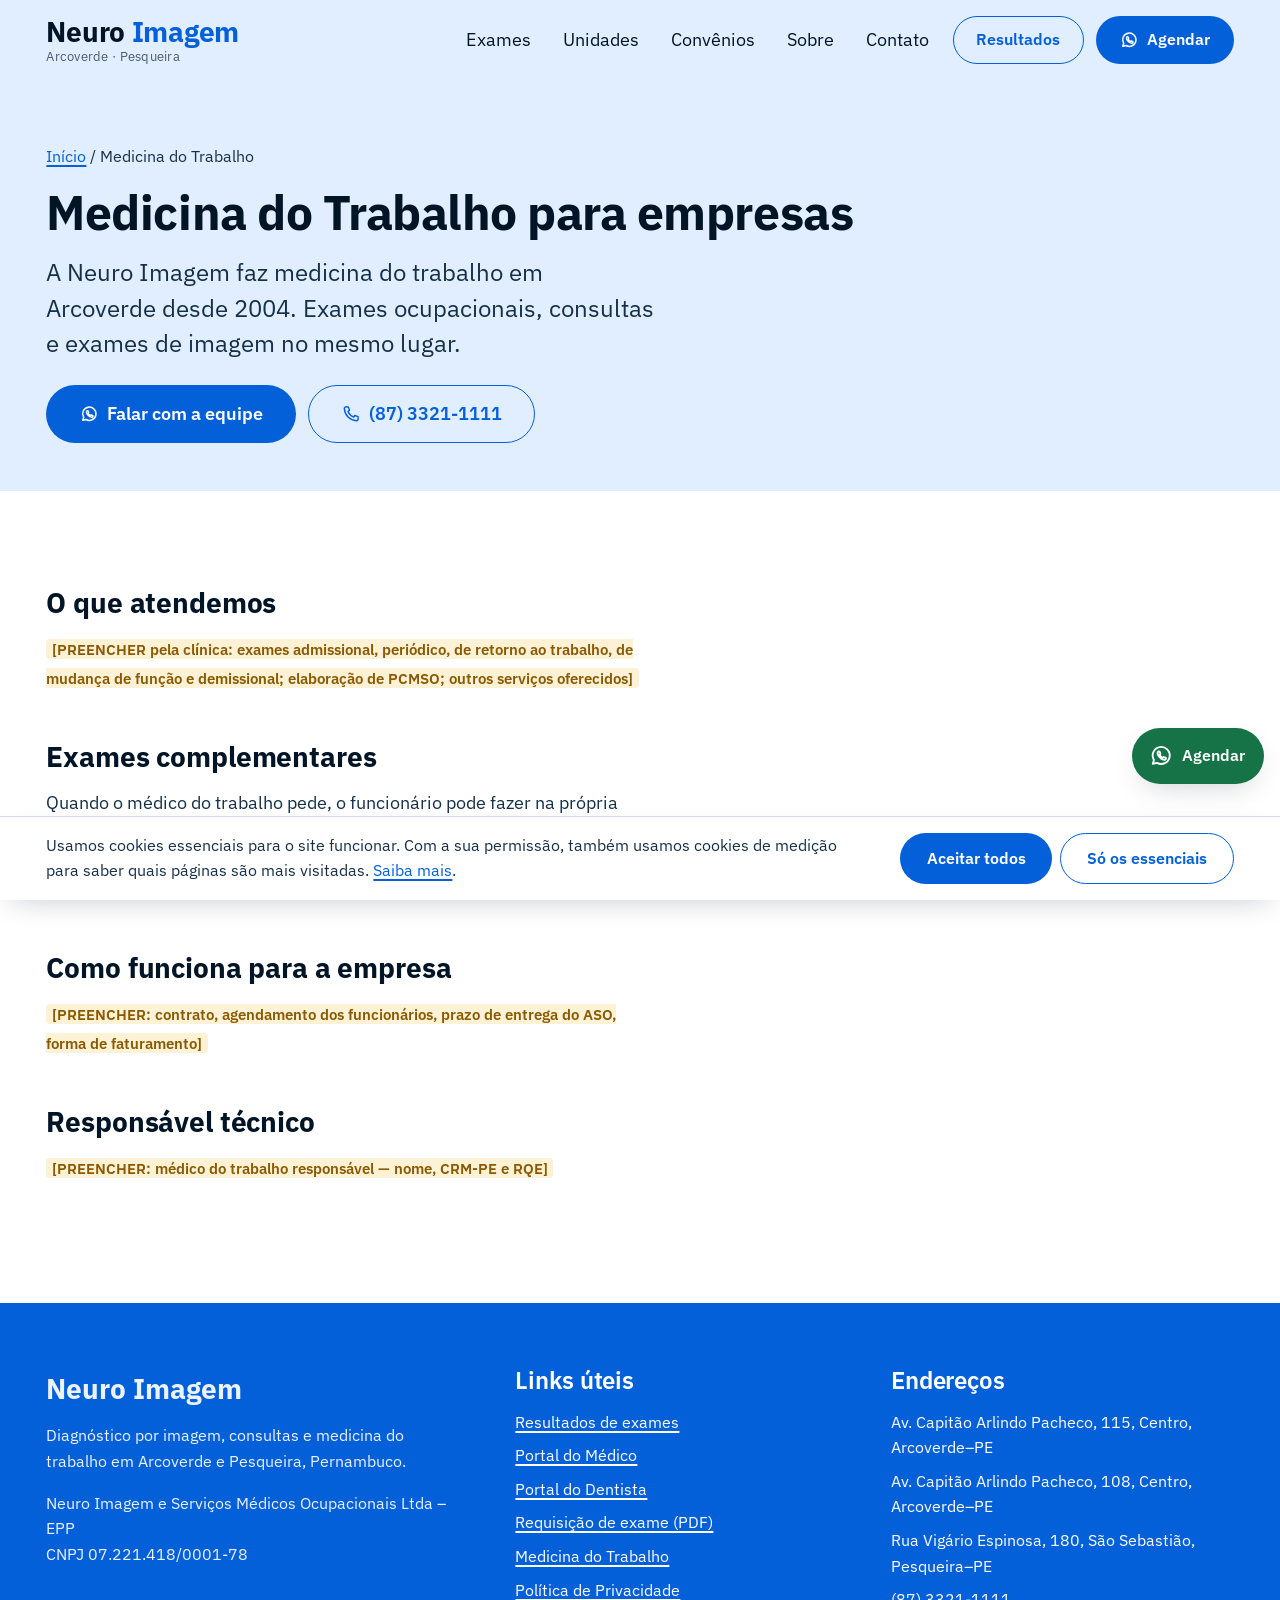
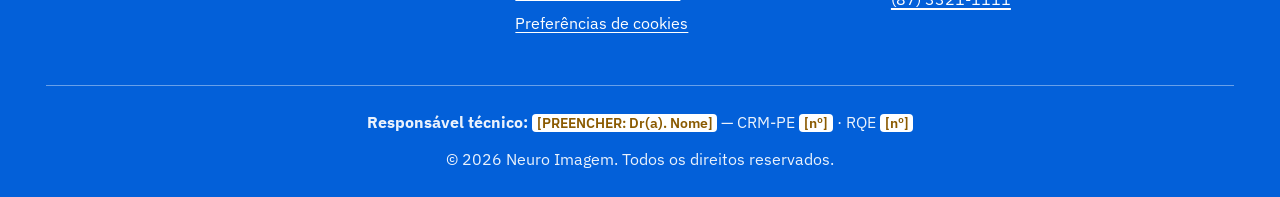
<file: medicina-do-trabalho.html>
<!doctype html>
<html lang="pt-BR">
<head>
<meta charset="utf-8">
<meta name="viewport" content="width=device-width, initial-scale=1">
<title>Medicina do Trabalho em Arcoverde | Neuro Imagem</title>
<meta name="description" content="Exames e consultas ocupacionais para empresas de Arcoverde e região, com a Neuro Imagem.">
<meta name="theme-color" content="#0360D9">
<meta property="og:locale" content="pt_BR">
<meta property="og:site_name" content="Neuro Imagem Arcoverde">
<meta property="og:title" content="Medicina do Trabalho em Arcoverde | Neuro Imagem">
<meta property="og:description" content="Exames e consultas ocupacionais para empresas de Arcoverde e região, com a Neuro Imagem.">
<link rel="preload" href="fonts/plex.woff2" as="font" type="font/woff2" crossorigin>
<link rel="stylesheet" href="css/style.css">
<link rel="icon" href="img/favicon.svg" type="image/svg+xml">
</head>
<body>
<!-- Ícones (traço próprio, 24×24) -->
<svg xmlns="http://www.w3.org/2000/svg" style="display:none" aria-hidden="true">
  <symbol id="i-wa" viewBox="0 0 24 24" fill="none" stroke="currentColor" stroke-width="1.75" stroke-linecap="round" stroke-linejoin="round"><path d="M4.5 19.5l1.1-3.6A8 8 0 1 1 8.4 18.6z"/><path d="M9.2 8.6c.2-.5.6-.6.9-.6h.4c.2 0 .4.1.5.4l.6 1.5c.1.2 0 .5-.1.6l-.5.6c.6 1.2 1.5 2.1 2.7 2.7l.6-.5c.2-.2.4-.2.6-.1l1.5.6c.3.1.4.3.4.5v.4c0 .4-.2.8-.6.9-1 .4-2.4.2-4-1-1.4-1-2.5-2.4-3-3.6-.3-.9-.3-1.7 0-2.4z"/></symbol>
  <symbol id="i-result" viewBox="0 0 24 24" fill="none" stroke="currentColor" stroke-width="1.75" stroke-linecap="round" stroke-linejoin="round"><rect x="4" y="3" width="16" height="18" rx="2"/><path d="M8 3v2h8V3"/><path d="M8.5 13l2.5 2.5 4.5-5"/></symbol>
  <symbol id="i-download" viewBox="0 0 24 24" fill="none" stroke="currentColor" stroke-width="1.75" stroke-linecap="round" stroke-linejoin="round"><path d="M12 4v11"/><path d="M7.5 10.5L12 15l4.5-4.5"/><path d="M5 20h14"/></symbol>
  <symbol id="i-card" viewBox="0 0 24 24" fill="none" stroke="currentColor" stroke-width="1.75" stroke-linecap="round" stroke-linejoin="round"><rect x="3" y="5" width="18" height="14" rx="2"/><path d="M3 10h18"/><path d="M7 15h4"/></symbol>
  <symbol id="i-pin" viewBox="0 0 24 24" fill="none" stroke="currentColor" stroke-width="1.75" stroke-linecap="round" stroke-linejoin="round"><path d="M12 21s-6.5-5.6-6.5-11a6.5 6.5 0 0 1 13 0c0 5.4-6.5 11-6.5 11z"/><circle cx="12" cy="10" r="2.3"/></symbol>
  <symbol id="i-phone" viewBox="0 0 24 24" fill="none" stroke="currentColor" stroke-width="1.75" stroke-linecap="round" stroke-linejoin="round"><path d="M6.6 3.5h2.2l1.4 4-1.8 1.2a11 11 0 0 0 6.9 6.9l1.2-1.8 4 1.4v2.2A2 2 0 0 1 18.4 20 15.4 15.4 0 0 1 4 5.6a2 2 0 0 1 2.6-2.1z"/></symbol>
  <symbol id="i-check" viewBox="0 0 24 24" fill="none" stroke="currentColor" stroke-width="2.2" stroke-linecap="round" stroke-linejoin="round"><path d="M5 12.5l4.5 4.5L19 7.5"/></symbol>
  <symbol id="i-menu" viewBox="0 0 24 24" fill="none" stroke="currentColor" stroke-width="2" stroke-linecap="round"><path d="M4 7h16M4 12h16M4 17h16"/></symbol>
  <symbol id="i-arrow" viewBox="0 0 24 24" fill="none" stroke="currentColor" stroke-width="2" stroke-linecap="round" stroke-linejoin="round"><path d="M5 12h14M13 6l6 6-6 6"/></symbol>
  <symbol id="i-search" viewBox="0 0 24 24" fill="none" stroke="currentColor" stroke-width="2.2" stroke-linecap="round"><circle cx="11" cy="11" r="6.5"/><path d="M16 16l4.5 4.5"/></symbol>
  <symbol id="i-scan" viewBox="0 0 24 24" fill="none" stroke="currentColor" stroke-width="1.75" stroke-linecap="round" stroke-linejoin="round"><circle cx="12" cy="12" r="8.5"/><circle cx="12" cy="12" r="4.5"/></symbol>
  <symbol id="i-person" viewBox="0 0 24 24" fill="none" stroke="currentColor" stroke-width="1.75" stroke-linecap="round" stroke-linejoin="round"><circle cx="12" cy="8" r="4"/><path d="M4.5 20.5a7.5 7.5 0 0 1 15 0"/></symbol>
  <!-- ícones dos exames -->
  <symbol id="x-rm" viewBox="0 0 48 48" fill="none" stroke="currentColor" stroke-width="2.6" stroke-linecap="round" stroke-linejoin="round"><path d="M8 38V22a16 16 0 0 1 32 0v16z"/><circle cx="24" cy="24" r="8"/><path d="M4 38h40M14 44h20"/></symbol>
  <symbol id="x-tc" viewBox="0 0 48 48" fill="none" stroke="currentColor" stroke-width="2.6" stroke-linecap="round" stroke-linejoin="round"><circle cx="24" cy="22" r="16"/><circle cx="24" cy="22" r="7"/><path d="M4 42h40"/><path d="M24 4v4M24 36v4"/></symbol>
  <symbol id="x-mamo" viewBox="0 0 48 48" fill="none" stroke="currentColor" stroke-width="2.6" stroke-linecap="round" stroke-linejoin="round"><path d="M24 6c5 4 8 9 8 14a8 8 0 0 1-16 0c0-5 3-10 8-14z"/><circle cx="24" cy="21" r="2.5"/><path d="M12 34h24M16 40h16"/></symbol>
  <symbol id="x-us" viewBox="0 0 48 48" fill="none" stroke="currentColor" stroke-width="2.6" stroke-linecap="round" stroke-linejoin="round"><path d="M18 6h12v14a6 6 0 0 1-12 0z"/><path d="M24 26v6a8 8 0 0 0 8 8h6"/><path d="M14 30c-3 3-3 9 0 12M9 27c-5 5-5 15 0 20"/></symbol>
  <symbol id="x-contr" viewBox="0 0 48 48" fill="none" stroke="currentColor" stroke-width="2.6" stroke-linecap="round" stroke-linejoin="round"><path d="M24 6s12 13 12 22a12 12 0 0 1-24 0c0-9 12-22 12-22z"/><path d="M18 30a6 6 0 0 0 6 6"/></symbol>
  <symbol id="x-rx" viewBox="0 0 48 48" fill="none" stroke="currentColor" stroke-width="2.6" stroke-linecap="round" stroke-linejoin="round"><rect x="6" y="6" width="36" height="36" rx="5"/><path d="M24 12v24M17 17c3 1 5 1 7 0M31 17c-3 1-5 1-7 0M16 23c4 1 6 1 8 0M32 23c-4 1-6 1-8 0M17 29c3 1 5 1 7 0M31 29c-3 1-5 1-7 0"/></symbol>
  <symbol id="x-dens" viewBox="0 0 48 48" fill="none" stroke="currentColor" stroke-width="2.6" stroke-linecap="round" stroke-linejoin="round"><path d="M15 10a4 4 0 1 1 6 3l8 8a4 4 0 1 1 3 6 4 4 0 1 1-6-3l-8-8a4 4 0 1 1-3-6z"/><path d="M8 42a16 16 0 0 1 32 0"/><path d="M24 42l6-8"/></symbol>
  <symbol id="x-odonto" viewBox="0 0 48 48" fill="none" stroke="currentColor" stroke-width="2.6" stroke-linecap="round" stroke-linejoin="round"><path d="M16 8c3 0 5 2 8 2s5-2 8-2c5 0 8 4 7 10-1 5-3 7-4 12-1 6-2 12-5 12s-3-10-6-10-3 10-6 10-4-6-5-12c-1-5-3-7-4-12-1-6 2-10 7-10z"/></symbol>
  <symbol id="x-eeg" viewBox="0 0 48 48" fill="none" stroke="currentColor" stroke-width="2.6" stroke-linecap="round" stroke-linejoin="round"><path d="M24 8c-9 0-15 6-15 14 0 5 2 8 5 10v8h12v-5h5a4 4 0 0 0 4-4v-4l4-2-4-6c0-7-5-11-11-11z"/><path d="M14 22h4l2-4 3 8 2-4h4"/></symbol>
  <symbol id="x-bio" viewBox="0 0 48 48" fill="none" stroke="currentColor" stroke-width="2.6" stroke-linecap="round" stroke-linejoin="round"><path d="M30 6l12 12M33 9L15 27l6 6 18-18M18 30l-8 8M10 38l-4 4M24 18l3 3M20 22l3 3"/></symbol>
</svg>

<a class="skip-link" href="#conteudo">Pular para o conteúdo</a>

<header class="site-header" id="topo">
  <div class="wrap header-inner">
    <!-- [PREENCHER] trocar pelo logo oficial em SVG -->
    <a class="brand" href="./" aria-label="Neuro Imagem, página inicial">
      <span class="brand-name">Neuro <span>Imagem</span></span>
      <span class="brand-place">Arcoverde · Pesqueira</span>
    </a>
    <nav class="main-nav" id="menu" aria-label="Principal">
      <ul>
        <li><a href="./#exames">Exames</a></li>
        <li><a href="./#unidades">Unidades</a></li>
        <li><a href="./#convenios">Convênios</a></li>
        <li><a href="#sobre">Sobre</a></li>
        <li><a href="./#contato">Contato</a></li>
        <li class="nav-extra"><a href="./#consultas">Consultas</a></li>
        <li class="nav-extra"><a href="./#medicos-empresas">Para médicos e empresas</a></li>
        <li class="nav-extra"><a href="https://PREENCHER-URL-PORTAL-DE-RESULTADOS">Ver resultado de exame</a></li>
      </ul>
    </nav>
    <div class="header-actions">
      <a class="btn btn-secondary btn-results" href="https://PREENCHER-URL-PORTAL-DE-RESULTADOS">Resultados</a>
      <a class="btn btn-primary js-wa" href="./#contato" data-msg="Olá, gostaria de agendar um exame de ___">
        <svg aria-hidden="true"><use href="#i-wa"/></svg><span class="label-long">Agendar</span><span class="label-short">Agendar</span>
      </a>
      <button class="menu-toggle" type="button" aria-expanded="false" aria-controls="menu"><svg aria-hidden="true"><use href="#i-menu"/></svg><span class="menu-label">Menu</span></button>
    </div>
  </div>
</header>

<main id="conteudo">
<header class="page-head">
  <div class="wrap">
    <p class="crumbs"><a href="./">Início</a> / Medicina do Trabalho</p>
    <h1 style="font-size:var(--fs-2xl)">Medicina do Trabalho para empresas</h1>
    <p class="lead">A Neuro Imagem faz medicina do trabalho em Arcoverde desde 2004. Exames ocupacionais, consultas e exames de imagem no mesmo lugar.</p>
    <div class="hero-ctas" style="margin-top:var(--s-5)">
      <a class="btn btn-primary btn-lg js-wa" href="./#contato" data-msg="Olá, sou de uma empresa e gostaria de saber sobre medicina do trabalho."><svg aria-hidden="true"><use href="#i-wa"/></svg>Falar com a equipe</a>
      <a class="btn btn-secondary btn-lg" href="tel:+558733211111"><svg aria-hidden="true"><use href="#i-phone"/></svg>(87) 3321-1111</a>
    </div>
  </div>
</header>
<div class="wrap section" style="padding-top:var(--s-7)">
  <div class="prose">
    <h2>O que atendemos</h2>
    <p><span class="fill">[PREENCHER pela clínica: exames admissional, periódico, de retorno ao trabalho, de mudança de função e demissional; elaboração de PCMSO; outros serviços oferecidos]</span></p>
    <h2>Exames complementares</h2>
    <p>Quando o médico do trabalho pede, o funcionário pode fazer na própria clínica raio X, ultrassom, eletroencefalograma e outros exames da <a href="./#exames">nossa lista</a>. <span class="fill">[CONFIRMAR quais exames complementares são feitos para empresas, ex.: audiometria, espirometria]</span></p>
    <h2>Como funciona para a empresa</h2>
    <p><span class="fill">[PREENCHER: contrato, agendamento dos funcionários, prazo de entrega do ASO, forma de faturamento]</span></p>
    <h2>Responsável técnico</h2>
    <p><span class="fill">[PREENCHER: médico do trabalho responsável — nome, CRM-PE e RQE]</span></p>
  </div>
</div>

</main>

<footer class="site-footer on-blue">
  <div class="wrap">
    <div class="footer-grid">
      <div>
        <p class="footer-brand">Neuro Imagem</p>
        <p>Diagnóstico por imagem, consultas e medicina do trabalho em Arcoverde e Pesqueira, Pernambuco.</p>
        <p>Neuro Imagem e Serviços Médicos Ocupacionais Ltda – EPP<br>CNPJ <span class="tnum">07.221.418/0001-78</span></p>
      </div>
      <div>
        <h2>Links úteis</h2>
        <ul>
          <li><a href="https://PREENCHER-URL-PORTAL-DE-RESULTADOS">Resultados de exames</a></li>
          <li><a href="https://PREENCHER-URL-PORTAL-DO-MEDICO">Portal do Médico</a></li>
          <li><a href="https://PREENCHER-URL-PORTAL-DO-DENTISTA">Portal do Dentista</a></li>
          <li><a href="docs/requisicao-de-exame.pdf" download>Requisição de exame (PDF)</a></li>
          <li><a href="medicina-do-trabalho.html">Medicina do Trabalho</a></li>
          <li><a href="privacidade.html">Política de Privacidade</a></li>
          <li><button type="button" class="link-btn js-cookie-open">Preferências de cookies</button></li>
        </ul>
      </div>
      <div>
        <h2>Endereços</h2>
        <ul>
          <li>Av. Capitão Arlindo Pacheco, 115, Centro, Arcoverde–PE</li>
          <li>Av. Capitão Arlindo Pacheco, 108, Centro, Arcoverde–PE</li>
          <li>Rua Vigário Espinosa, 180, São Sebastião, Pesqueira–PE</li>
          <li><a class="tnum" href="tel:+558733211111">(87) 3321-1111</a></li>
        </ul>
      </div>
    </div>
    <div class="footer-rt">
      <p><strong>Responsável técnico:</strong> <span class="fill">[PREENCHER: Dr(a). Nome]</span> — CRM-PE <span class="fill">[nº]</span> · RQE <span class="fill">[nº]</span></p>
      <p>© <span id="year">2026</span> Neuro Imagem. Todos os direitos reservados.</p>
    </div>
  </div>
</footer>

<a class="wa-float js-wa" href="./#contato" data-msg="Olá, gostaria de agendar um exame de ___" aria-label="Agendar pelo WhatsApp">
  <svg aria-hidden="true"><use href="#i-wa"/></svg><span class="wa-label">Agendar</span>
</a>

<div class="cookie" id="cookie" role="region" aria-labelledby="cookie-title" hidden>
  <h2 id="cookie-title">Cookies neste site</h2>
  <p>Usamos cookies essenciais para o site funcionar. Com a sua permissão, também usamos cookies de medição para saber quais páginas são mais visitadas. <a href="privacidade.html#cookies">Saiba mais</a>.</p>
  <div class="row">
    <button type="button" class="btn btn-primary" data-cookie="all">Aceitar todos</button>
    <button type="button" class="btn btn-secondary" data-cookie="essential">Só os essenciais</button>
  </div>
</div>

<script src="js/config.js"></script>
<script src="js/main.js" defer></script>
</body>
</html>
</file>
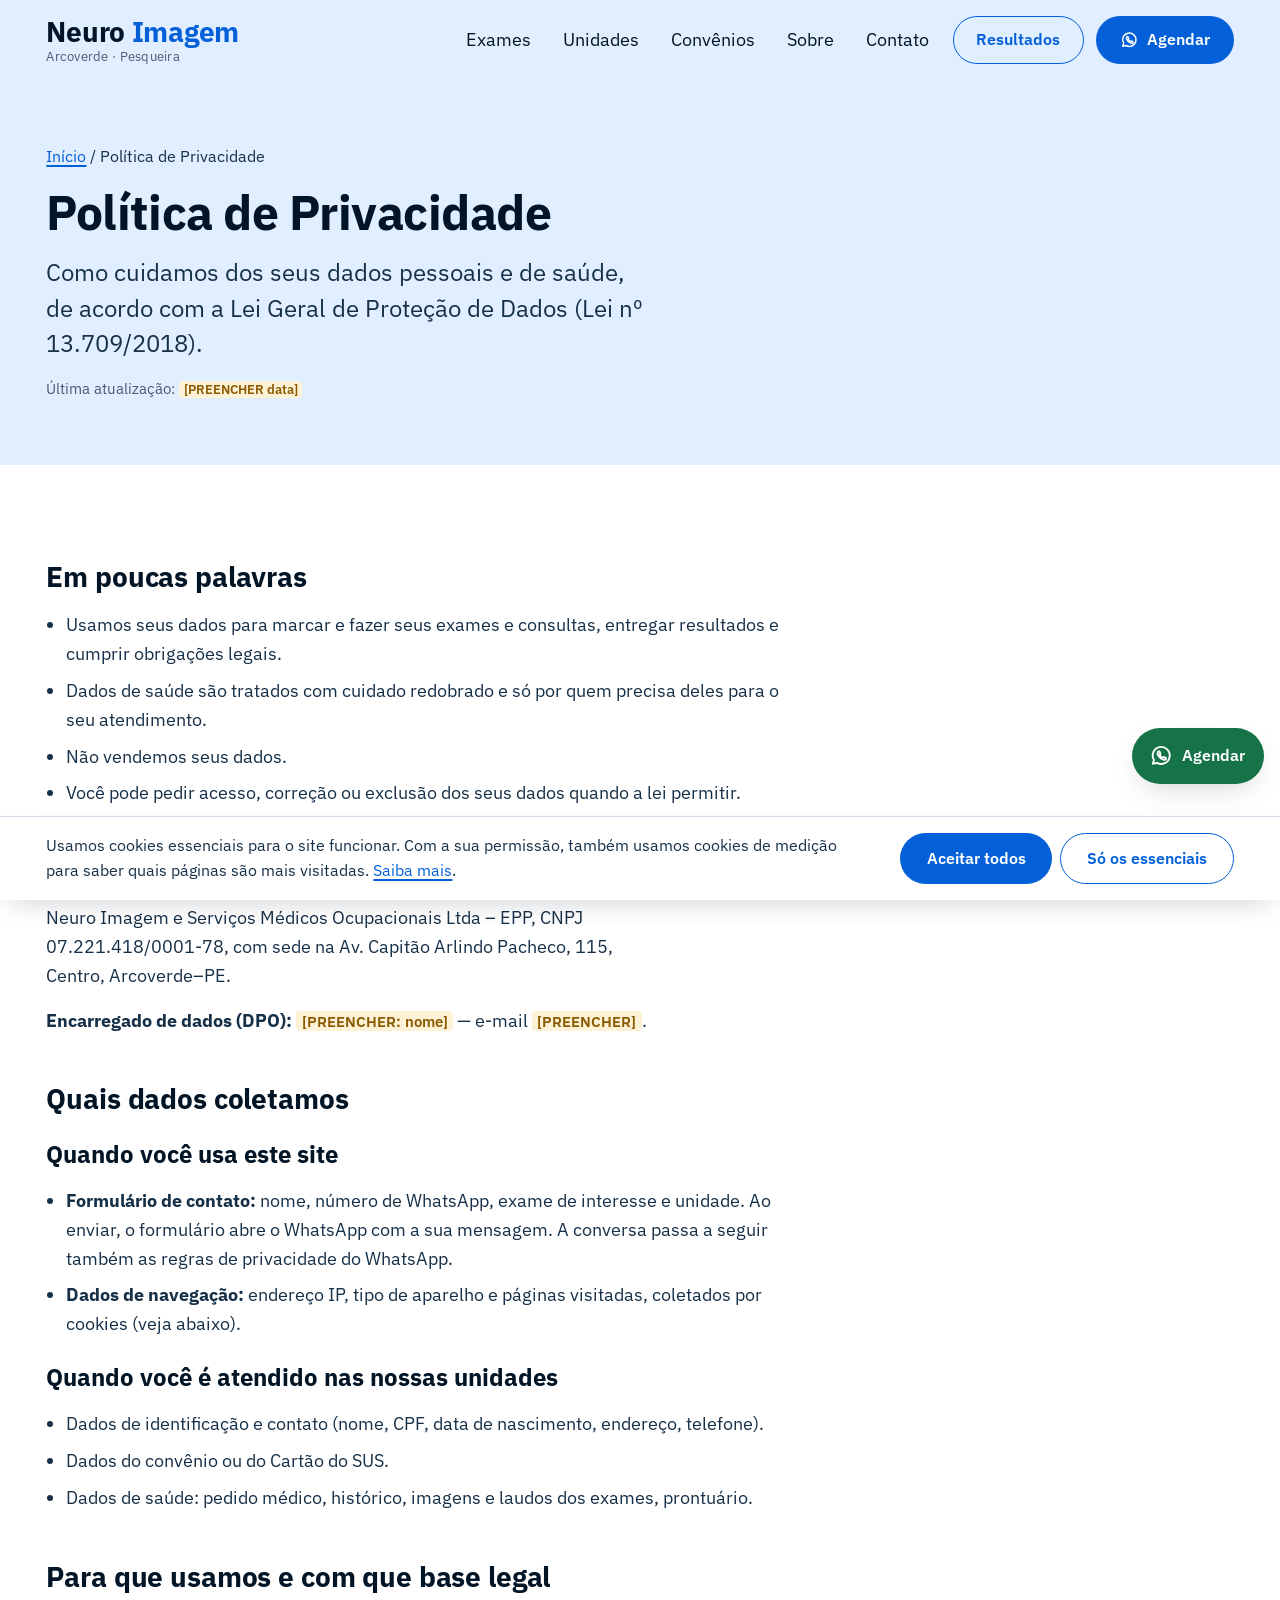
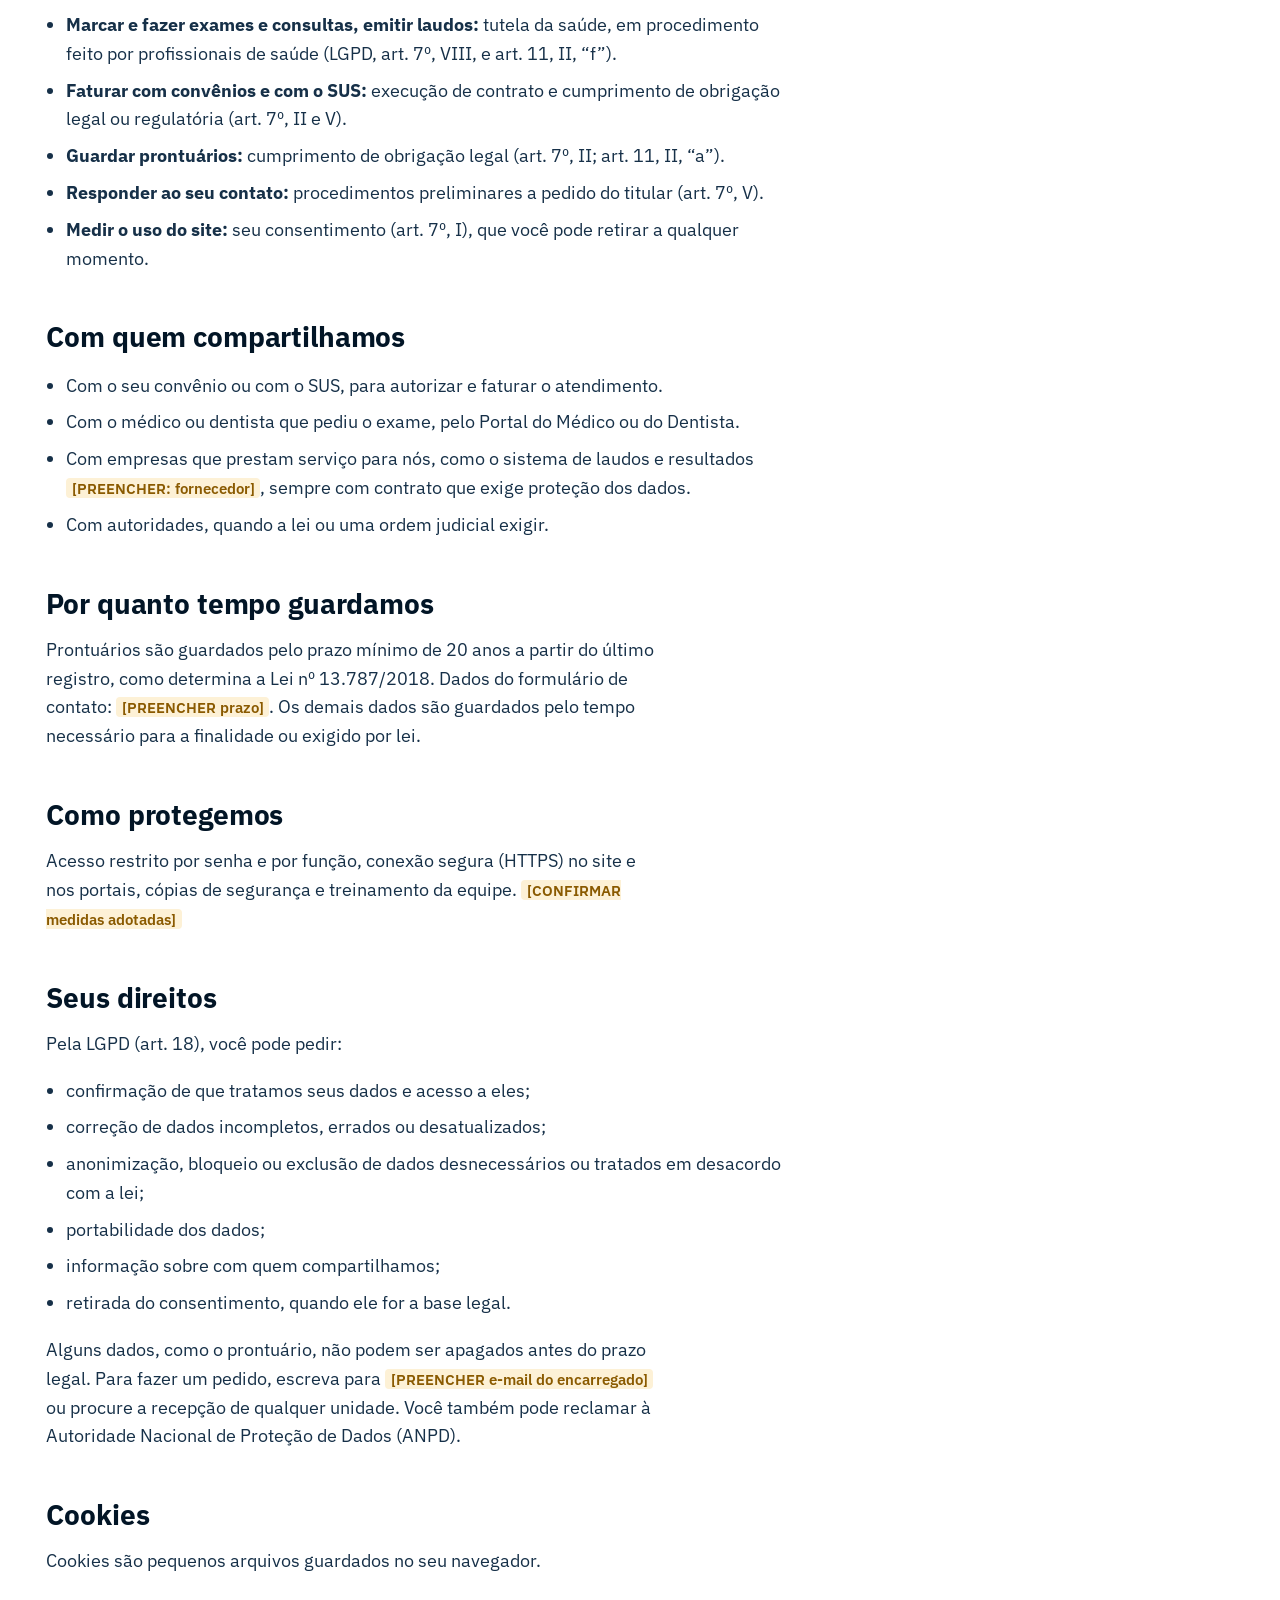
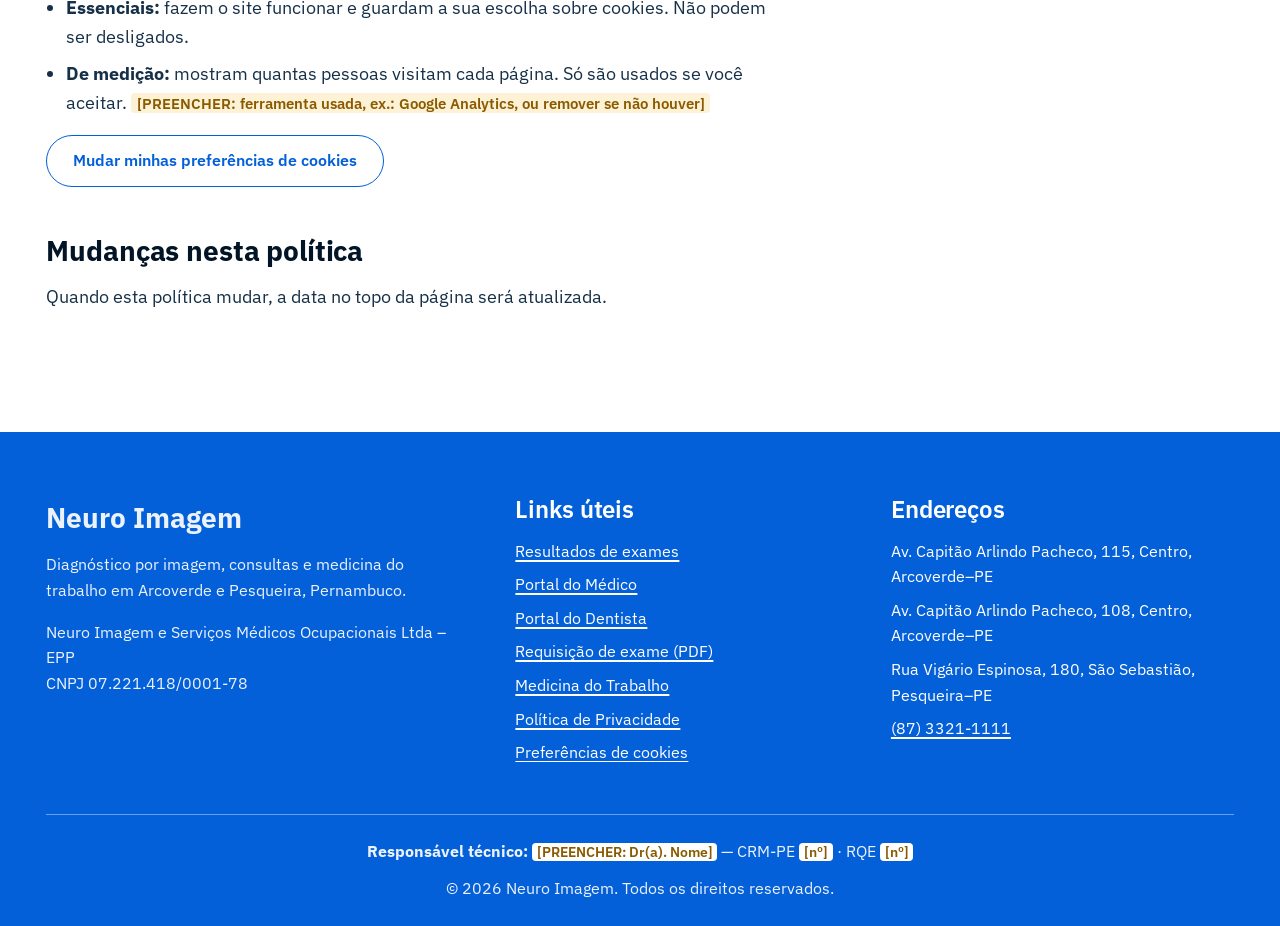
<file: privacidade.html>
<!doctype html>
<html lang="pt-BR">
<head>
<meta charset="utf-8">
<meta name="viewport" content="width=device-width, initial-scale=1">
<title>Política de Privacidade | Neuro Imagem Arcoverde</title>
<meta name="description" content="Como a Neuro Imagem trata os seus dados pessoais e de saúde, de acordo com a Lei Geral de Proteção de Dados (LGPD).">
<meta name="theme-color" content="#0360D9">
<meta property="og:locale" content="pt_BR">
<meta property="og:site_name" content="Neuro Imagem Arcoverde">
<meta property="og:title" content="Política de Privacidade | Neuro Imagem Arcoverde">
<meta property="og:description" content="Como a Neuro Imagem trata os seus dados pessoais e de saúde, de acordo com a Lei Geral de Proteção de Dados (LGPD).">
<link rel="preload" href="fonts/plex.woff2" as="font" type="font/woff2" crossorigin>
<link rel="stylesheet" href="css/style.css">
<link rel="icon" href="img/favicon.svg" type="image/svg+xml">
</head>
<body>
<!-- Ícones (traço próprio, 24×24) -->
<svg xmlns="http://www.w3.org/2000/svg" style="display:none" aria-hidden="true">
  <symbol id="i-wa" viewBox="0 0 24 24" fill="none" stroke="currentColor" stroke-width="1.75" stroke-linecap="round" stroke-linejoin="round"><path d="M4.5 19.5l1.1-3.6A8 8 0 1 1 8.4 18.6z"/><path d="M9.2 8.6c.2-.5.6-.6.9-.6h.4c.2 0 .4.1.5.4l.6 1.5c.1.2 0 .5-.1.6l-.5.6c.6 1.2 1.5 2.1 2.7 2.7l.6-.5c.2-.2.4-.2.6-.1l1.5.6c.3.1.4.3.4.5v.4c0 .4-.2.8-.6.9-1 .4-2.4.2-4-1-1.4-1-2.5-2.4-3-3.6-.3-.9-.3-1.7 0-2.4z"/></symbol>
  <symbol id="i-result" viewBox="0 0 24 24" fill="none" stroke="currentColor" stroke-width="1.75" stroke-linecap="round" stroke-linejoin="round"><rect x="4" y="3" width="16" height="18" rx="2"/><path d="M8 3v2h8V3"/><path d="M8.5 13l2.5 2.5 4.5-5"/></symbol>
  <symbol id="i-download" viewBox="0 0 24 24" fill="none" stroke="currentColor" stroke-width="1.75" stroke-linecap="round" stroke-linejoin="round"><path d="M12 4v11"/><path d="M7.5 10.5L12 15l4.5-4.5"/><path d="M5 20h14"/></symbol>
  <symbol id="i-card" viewBox="0 0 24 24" fill="none" stroke="currentColor" stroke-width="1.75" stroke-linecap="round" stroke-linejoin="round"><rect x="3" y="5" width="18" height="14" rx="2"/><path d="M3 10h18"/><path d="M7 15h4"/></symbol>
  <symbol id="i-pin" viewBox="0 0 24 24" fill="none" stroke="currentColor" stroke-width="1.75" stroke-linecap="round" stroke-linejoin="round"><path d="M12 21s-6.5-5.6-6.5-11a6.5 6.5 0 0 1 13 0c0 5.4-6.5 11-6.5 11z"/><circle cx="12" cy="10" r="2.3"/></symbol>
  <symbol id="i-phone" viewBox="0 0 24 24" fill="none" stroke="currentColor" stroke-width="1.75" stroke-linecap="round" stroke-linejoin="round"><path d="M6.6 3.5h2.2l1.4 4-1.8 1.2a11 11 0 0 0 6.9 6.9l1.2-1.8 4 1.4v2.2A2 2 0 0 1 18.4 20 15.4 15.4 0 0 1 4 5.6a2 2 0 0 1 2.6-2.1z"/></symbol>
  <symbol id="i-check" viewBox="0 0 24 24" fill="none" stroke="currentColor" stroke-width="2.2" stroke-linecap="round" stroke-linejoin="round"><path d="M5 12.5l4.5 4.5L19 7.5"/></symbol>
  <symbol id="i-menu" viewBox="0 0 24 24" fill="none" stroke="currentColor" stroke-width="2" stroke-linecap="round"><path d="M4 7h16M4 12h16M4 17h16"/></symbol>
  <symbol id="i-arrow" viewBox="0 0 24 24" fill="none" stroke="currentColor" stroke-width="2" stroke-linecap="round" stroke-linejoin="round"><path d="M5 12h14M13 6l6 6-6 6"/></symbol>
  <symbol id="i-search" viewBox="0 0 24 24" fill="none" stroke="currentColor" stroke-width="2.2" stroke-linecap="round"><circle cx="11" cy="11" r="6.5"/><path d="M16 16l4.5 4.5"/></symbol>
  <symbol id="i-scan" viewBox="0 0 24 24" fill="none" stroke="currentColor" stroke-width="1.75" stroke-linecap="round" stroke-linejoin="round"><circle cx="12" cy="12" r="8.5"/><circle cx="12" cy="12" r="4.5"/></symbol>
  <symbol id="i-person" viewBox="0 0 24 24" fill="none" stroke="currentColor" stroke-width="1.75" stroke-linecap="round" stroke-linejoin="round"><circle cx="12" cy="8" r="4"/><path d="M4.5 20.5a7.5 7.5 0 0 1 15 0"/></symbol>
  <!-- ícones dos exames -->
  <symbol id="x-rm" viewBox="0 0 48 48" fill="none" stroke="currentColor" stroke-width="2.6" stroke-linecap="round" stroke-linejoin="round"><path d="M8 38V22a16 16 0 0 1 32 0v16z"/><circle cx="24" cy="24" r="8"/><path d="M4 38h40M14 44h20"/></symbol>
  <symbol id="x-tc" viewBox="0 0 48 48" fill="none" stroke="currentColor" stroke-width="2.6" stroke-linecap="round" stroke-linejoin="round"><circle cx="24" cy="22" r="16"/><circle cx="24" cy="22" r="7"/><path d="M4 42h40"/><path d="M24 4v4M24 36v4"/></symbol>
  <symbol id="x-mamo" viewBox="0 0 48 48" fill="none" stroke="currentColor" stroke-width="2.6" stroke-linecap="round" stroke-linejoin="round"><path d="M24 6c5 4 8 9 8 14a8 8 0 0 1-16 0c0-5 3-10 8-14z"/><circle cx="24" cy="21" r="2.5"/><path d="M12 34h24M16 40h16"/></symbol>
  <symbol id="x-us" viewBox="0 0 48 48" fill="none" stroke="currentColor" stroke-width="2.6" stroke-linecap="round" stroke-linejoin="round"><path d="M18 6h12v14a6 6 0 0 1-12 0z"/><path d="M24 26v6a8 8 0 0 0 8 8h6"/><path d="M14 30c-3 3-3 9 0 12M9 27c-5 5-5 15 0 20"/></symbol>
  <symbol id="x-contr" viewBox="0 0 48 48" fill="none" stroke="currentColor" stroke-width="2.6" stroke-linecap="round" stroke-linejoin="round"><path d="M24 6s12 13 12 22a12 12 0 0 1-24 0c0-9 12-22 12-22z"/><path d="M18 30a6 6 0 0 0 6 6"/></symbol>
  <symbol id="x-rx" viewBox="0 0 48 48" fill="none" stroke="currentColor" stroke-width="2.6" stroke-linecap="round" stroke-linejoin="round"><rect x="6" y="6" width="36" height="36" rx="5"/><path d="M24 12v24M17 17c3 1 5 1 7 0M31 17c-3 1-5 1-7 0M16 23c4 1 6 1 8 0M32 23c-4 1-6 1-8 0M17 29c3 1 5 1 7 0M31 29c-3 1-5 1-7 0"/></symbol>
  <symbol id="x-dens" viewBox="0 0 48 48" fill="none" stroke="currentColor" stroke-width="2.6" stroke-linecap="round" stroke-linejoin="round"><path d="M15 10a4 4 0 1 1 6 3l8 8a4 4 0 1 1 3 6 4 4 0 1 1-6-3l-8-8a4 4 0 1 1-3-6z"/><path d="M8 42a16 16 0 0 1 32 0"/><path d="M24 42l6-8"/></symbol>
  <symbol id="x-odonto" viewBox="0 0 48 48" fill="none" stroke="currentColor" stroke-width="2.6" stroke-linecap="round" stroke-linejoin="round"><path d="M16 8c3 0 5 2 8 2s5-2 8-2c5 0 8 4 7 10-1 5-3 7-4 12-1 6-2 12-5 12s-3-10-6-10-3 10-6 10-4-6-5-12c-1-5-3-7-4-12-1-6 2-10 7-10z"/></symbol>
  <symbol id="x-eeg" viewBox="0 0 48 48" fill="none" stroke="currentColor" stroke-width="2.6" stroke-linecap="round" stroke-linejoin="round"><path d="M24 8c-9 0-15 6-15 14 0 5 2 8 5 10v8h12v-5h5a4 4 0 0 0 4-4v-4l4-2-4-6c0-7-5-11-11-11z"/><path d="M14 22h4l2-4 3 8 2-4h4"/></symbol>
  <symbol id="x-bio" viewBox="0 0 48 48" fill="none" stroke="currentColor" stroke-width="2.6" stroke-linecap="round" stroke-linejoin="round"><path d="M30 6l12 12M33 9L15 27l6 6 18-18M18 30l-8 8M10 38l-4 4M24 18l3 3M20 22l3 3"/></symbol>
</svg>

<a class="skip-link" href="#conteudo">Pular para o conteúdo</a>

<header class="site-header" id="topo">
  <div class="wrap header-inner">
    <!-- [PREENCHER] trocar pelo logo oficial em SVG -->
    <a class="brand" href="./" aria-label="Neuro Imagem, página inicial">
      <span class="brand-name">Neuro <span>Imagem</span></span>
      <span class="brand-place">Arcoverde · Pesqueira</span>
    </a>
    <nav class="main-nav" id="menu" aria-label="Principal">
      <ul>
        <li><a href="./#exames">Exames</a></li>
        <li><a href="./#unidades">Unidades</a></li>
        <li><a href="./#convenios">Convênios</a></li>
        <li><a href="#sobre">Sobre</a></li>
        <li><a href="./#contato">Contato</a></li>
        <li class="nav-extra"><a href="./#consultas">Consultas</a></li>
        <li class="nav-extra"><a href="./#medicos-empresas">Para médicos e empresas</a></li>
        <li class="nav-extra"><a href="https://PREENCHER-URL-PORTAL-DE-RESULTADOS">Ver resultado de exame</a></li>
      </ul>
    </nav>
    <div class="header-actions">
      <a class="btn btn-secondary btn-results" href="https://PREENCHER-URL-PORTAL-DE-RESULTADOS">Resultados</a>
      <a class="btn btn-primary js-wa" href="./#contato" data-msg="Olá, gostaria de agendar um exame de ___">
        <svg aria-hidden="true"><use href="#i-wa"/></svg><span class="label-long">Agendar</span><span class="label-short">Agendar</span>
      </a>
      <button class="menu-toggle" type="button" aria-expanded="false" aria-controls="menu"><svg aria-hidden="true"><use href="#i-menu"/></svg><span class="menu-label">Menu</span></button>
    </div>
  </div>
</header>

<main id="conteudo">
<header class="page-head">
  <div class="wrap">
    <p class="crumbs"><a href="./">Início</a> / Política de Privacidade</p>
    <h1 style="font-size:var(--fs-2xl)">Política de Privacidade</h1>
    <p class="lead">Como cuidamos dos seus dados pessoais e de saúde, de acordo com a Lei Geral de Proteção de Dados (Lei nº 13.709/2018).</p>
    <p class="muted small">Última atualização: <span class="fill">[PREENCHER data]</span></p>
  </div>
</header>
<div class="wrap section" style="padding-top:var(--s-7)">
  <div class="prose">
    <h2>Em poucas palavras</h2>
    <ul>
      <li>Usamos seus dados para marcar e fazer seus exames e consultas, entregar resultados e cumprir obrigações legais.</li>
      <li>Dados de saúde são tratados com cuidado redobrado e só por quem precisa deles para o seu atendimento.</li>
      <li>Não vendemos seus dados.</li>
      <li>Você pode pedir acesso, correção ou exclusão dos seus dados quando a lei permitir.</li>
    </ul>

    <h2>Quem é responsável pelos seus dados</h2>
    <p>Neuro Imagem e Serviços Médicos Ocupacionais Ltda – EPP, CNPJ 07.221.418/0001-78, com sede na Av. Capitão Arlindo Pacheco, 115, Centro, Arcoverde–PE.</p>
    <p><strong>Encarregado de dados (DPO):</strong> <span class="fill">[PREENCHER: nome]</span> — e-mail <span class="fill">[PREENCHER]</span>.</p>

    <h2>Quais dados coletamos</h2>
    <h3>Quando você usa este site</h3>
    <ul>
      <li><strong>Formulário de contato:</strong> nome, número de WhatsApp, exame de interesse e unidade. Ao enviar, o formulário abre o WhatsApp com a sua mensagem. A conversa passa a seguir também as regras de privacidade do WhatsApp.</li>
      <li><strong>Dados de navegação:</strong> endereço IP, tipo de aparelho e páginas visitadas, coletados por cookies (veja abaixo).</li>
    </ul>
    <h3>Quando você é atendido nas nossas unidades</h3>
    <ul>
      <li>Dados de identificação e contato (nome, CPF, data de nascimento, endereço, telefone).</li>
      <li>Dados do convênio ou do Cartão do SUS.</li>
      <li>Dados de saúde: pedido médico, histórico, imagens e laudos dos exames, prontuário.</li>
    </ul>

    <h2>Para que usamos e com que base legal</h2>
    <ul>
      <li><strong>Marcar e fazer exames e consultas, emitir laudos:</strong> tutela da saúde, em procedimento feito por profissionais de saúde (LGPD, art. 7º, VIII, e art. 11, II, “f”).</li>
      <li><strong>Faturar com convênios e com o SUS:</strong> execução de contrato e cumprimento de obrigação legal ou regulatória (art. 7º, II e V).</li>
      <li><strong>Guardar prontuários:</strong> cumprimento de obrigação legal (art. 7º, II; art. 11, II, “a”).</li>
      <li><strong>Responder ao seu contato:</strong> procedimentos preliminares a pedido do titular (art. 7º, V).</li>
      <li><strong>Medir o uso do site:</strong> seu consentimento (art. 7º, I), que você pode retirar a qualquer momento.</li>
    </ul>

    <h2>Com quem compartilhamos</h2>
    <ul>
      <li>Com o seu convênio ou com o SUS, para autorizar e faturar o atendimento.</li>
      <li>Com o médico ou dentista que pediu o exame, pelo Portal do Médico ou do Dentista.</li>
      <li>Com empresas que prestam serviço para nós, como o sistema de laudos e resultados <span class="fill">[PREENCHER: fornecedor]</span>, sempre com contrato que exige proteção dos dados.</li>
      <li>Com autoridades, quando a lei ou uma ordem judicial exigir.</li>
    </ul>

    <h2>Por quanto tempo guardamos</h2>
    <p>Prontuários são guardados pelo prazo mínimo de 20 anos a partir do último registro, como determina a Lei nº 13.787/2018. Dados do formulário de contato: <span class="fill">[PREENCHER prazo]</span>. Os demais dados são guardados pelo tempo necessário para a finalidade ou exigido por lei.</p>

    <h2>Como protegemos</h2>
    <p>Acesso restrito por senha e por função, conexão segura (HTTPS) no site e nos portais, cópias de segurança e treinamento da equipe. <span class="fill">[CONFIRMAR medidas adotadas]</span></p>

    <h2>Seus direitos</h2>
    <p>Pela LGPD (art. 18), você pode pedir:</p>
    <ul>
      <li>confirmação de que tratamos seus dados e acesso a eles;</li>
      <li>correção de dados incompletos, errados ou desatualizados;</li>
      <li>anonimização, bloqueio ou exclusão de dados desnecessários ou tratados em desacordo com a lei;</li>
      <li>portabilidade dos dados;</li>
      <li>informação sobre com quem compartilhamos;</li>
      <li>retirada do consentimento, quando ele for a base legal.</li>
    </ul>
    <p>Alguns dados, como o prontuário, não podem ser apagados antes do prazo legal. Para fazer um pedido, escreva para <span class="fill">[PREENCHER e-mail do encarregado]</span> ou procure a recepção de qualquer unidade. Você também pode reclamar à Autoridade Nacional de Proteção de Dados (ANPD).</p>

    <h2 id="cookies">Cookies</h2>
    <p>Cookies são pequenos arquivos guardados no seu navegador.</p>
    <ul>
      <li><strong>Essenciais:</strong> fazem o site funcionar e guardam a sua escolha sobre cookies. Não podem ser desligados.</li>
      <li><strong>De medição:</strong> mostram quantas pessoas visitam cada página. Só são usados se você aceitar. <span class="fill">[PREENCHER: ferramenta usada, ex.: Google Analytics, ou remover se não houver]</span></li>
    </ul>
    <p><button type="button" class="btn btn-secondary js-cookie-open">Mudar minhas preferências de cookies</button></p>

    <h2>Mudanças nesta política</h2>
    <p>Quando esta política mudar, a data no topo da página será atualizada.</p>
  </div>
</div>

</main>

<footer class="site-footer on-blue">
  <div class="wrap">
    <div class="footer-grid">
      <div>
        <p class="footer-brand">Neuro Imagem</p>
        <p>Diagnóstico por imagem, consultas e medicina do trabalho em Arcoverde e Pesqueira, Pernambuco.</p>
        <p>Neuro Imagem e Serviços Médicos Ocupacionais Ltda – EPP<br>CNPJ <span class="tnum">07.221.418/0001-78</span></p>
      </div>
      <div>
        <h2>Links úteis</h2>
        <ul>
          <li><a href="https://PREENCHER-URL-PORTAL-DE-RESULTADOS">Resultados de exames</a></li>
          <li><a href="https://PREENCHER-URL-PORTAL-DO-MEDICO">Portal do Médico</a></li>
          <li><a href="https://PREENCHER-URL-PORTAL-DO-DENTISTA">Portal do Dentista</a></li>
          <li><a href="docs/requisicao-de-exame.pdf" download>Requisição de exame (PDF)</a></li>
          <li><a href="medicina-do-trabalho.html">Medicina do Trabalho</a></li>
          <li><a href="privacidade.html">Política de Privacidade</a></li>
          <li><button type="button" class="link-btn js-cookie-open">Preferências de cookies</button></li>
        </ul>
      </div>
      <div>
        <h2>Endereços</h2>
        <ul>
          <li>Av. Capitão Arlindo Pacheco, 115, Centro, Arcoverde–PE</li>
          <li>Av. Capitão Arlindo Pacheco, 108, Centro, Arcoverde–PE</li>
          <li>Rua Vigário Espinosa, 180, São Sebastião, Pesqueira–PE</li>
          <li><a class="tnum" href="tel:+558733211111">(87) 3321-1111</a></li>
        </ul>
      </div>
    </div>
    <div class="footer-rt">
      <p><strong>Responsável técnico:</strong> <span class="fill">[PREENCHER: Dr(a). Nome]</span> — CRM-PE <span class="fill">[nº]</span> · RQE <span class="fill">[nº]</span></p>
      <p>© <span id="year">2026</span> Neuro Imagem. Todos os direitos reservados.</p>
    </div>
  </div>
</footer>

<a class="wa-float js-wa" href="./#contato" data-msg="Olá, gostaria de agendar um exame de ___" aria-label="Agendar pelo WhatsApp">
  <svg aria-hidden="true"><use href="#i-wa"/></svg><span class="wa-label">Agendar</span>
</a>

<div class="cookie" id="cookie" role="region" aria-labelledby="cookie-title" hidden>
  <h2 id="cookie-title">Cookies neste site</h2>
  <p>Usamos cookies essenciais para o site funcionar. Com a sua permissão, também usamos cookies de medição para saber quais páginas são mais visitadas. <a href="privacidade.html#cookies">Saiba mais</a>.</p>
  <div class="row">
    <button type="button" class="btn btn-primary" data-cookie="all">Aceitar todos</button>
    <button type="button" class="btn btn-secondary" data-cookie="essential">Só os essenciais</button>
  </div>
</div>

<script src="js/config.js"></script>
<script src="js/main.js" defer></script>
</body>
</html>
</file>
<file: css/style.css>
/* Neuro Imagem Arcoverde — estilo baseado na referência "Free Medical Landing Page" (Figma).
   Tokens e regras: ver DESIGN.md */

@font-face {
  font-family: "IBM Plex Sans";
  src: url("../fonts/plex.woff2") format("woff2");
  font-weight: 100 700;
  font-style: normal;
  font-display: swap;
}

:root {
  --blue: #0360d9;        /* primária: botões, destaques, faixas */
  --blue-700: #024ba8;    /* hover */
  --blue-50: #e1eeff;     /* fundo do hero e faixas claras */
  --blue-100: #cfe2ff;    /* círculos de ícone, semicírculo do hero */
  --ink: #021526;         /* títulos */
  --text: #163048;        /* texto corrido */
  --muted: #4a5b70;       /* texto secundário */
  --line: #d3dce8;        /* divisórias */
  --card-line: #021526;   /* borda dos cartões (como na referência) */
  --white: #ffffff;
  --ok: #157347;
  --ok-bg: #e2f4ea;
  --warn: #8a5a00;
  --warn-bg: #fdf1d6;
  --error: #b42318;
  --star: #f5b400;

  --font: "IBM Plex Sans", "Segoe UI", Roboto, Arial, sans-serif;
  --fs-xs: 0.9375rem;
  --fs-sm: 1rem;
  --fs-base: 1.125rem;
  --fs-lg: clamp(1.25rem, 1.15rem + 0.4vw, 1.5rem);
  --fs-xl: clamp(1.5rem, 1.3rem + 0.6vw, 1.75rem);
  --fs-2xl: clamp(2rem, 1.5rem + 2vw, 3rem);
  --fs-3xl: clamp(2.5rem, 1.6rem + 3.4vw, 4rem);
  --measure: 38rem;

  --s-1: 0.25rem; --s-2: 0.5rem; --s-3: 0.75rem; --s-4: 1rem; --s-5: 1.5rem;
  --s-6: 2rem; --s-7: 3rem; --s-8: 4rem; --s-9: 6rem;
  --section: clamp(4rem, 2.5rem + 5vw, 7.5rem);
  --max: 75rem;
  --gutter: clamp(1.25rem, 0.5rem + 3vw, 7.5rem);

  --r-sm: 10px;
  --r-md: 20px;
  --r-pill: 999px;
  --shadow: 0 10px 30px -12px rgba(2, 21, 38, 0.25);
  --header-h: 5rem;
}

*, *::before, *::after { box-sizing: border-box; }
html {
  -webkit-text-size-adjust: 100%;
  scroll-behavior: smooth;
  scroll-padding-top: calc(var(--header-h) + 1rem);
  scroll-padding-bottom: calc(var(--cookie-h, 0px) + 1rem);
}
body {
  margin: 0; background: var(--white); color: var(--text);
  font-family: var(--font); font-size: var(--fs-base); line-height: 1.6;
}
main { overflow-x: clip; }
img, svg { display: block; max-width: 100%; }
img { height: auto; }

h1, h2, h3, h4 { color: var(--ink); font-weight: 700; line-height: 1.15; margin: 0 0 var(--s-4); text-wrap: balance; }
h1 { font-size: var(--fs-3xl); line-height: 1.12; letter-spacing: -0.01em; }
h2 { font-size: var(--fs-2xl); letter-spacing: -0.005em; }
h3 { font-size: var(--fs-xl); line-height: 1.25; }
p { margin: 0 0 var(--s-4); max-width: var(--measure); }
.lead { font-size: var(--fs-lg); line-height: 1.5; color: var(--text); }
.muted { color: var(--muted); }
small, .small { font-size: var(--fs-xs); }
.hl { color: var(--blue); }
.tnum { font-variant-numeric: tabular-nums; }

a { color: var(--blue); text-decoration-thickness: 1.5px; text-underline-offset: 3px; }
a:hover { color: var(--blue-700); }
:focus-visible { outline: 3px solid var(--blue); outline-offset: 3px; border-radius: 4px; }
.on-blue :focus-visible { outline-color: #fff; }

.visually-hidden { position: absolute !important; width: 1px; height: 1px; padding: 0; margin: -1px; overflow: hidden; clip: rect(0 0 0 0); white-space: nowrap; border: 0; }
.skip-link { position: absolute; left: var(--s-4); top: -100px; z-index: 100; background: var(--blue); color: #fff; padding: var(--s-3) var(--s-4); border-radius: var(--r-sm); font-weight: 700; }
.skip-link:focus { top: var(--s-3); color: #fff; }
.wrap { width: 100%; max-width: calc(var(--max) + 2 * var(--gutter)); margin-inline: auto; padding-inline: var(--gutter); }

.fill { background: var(--warn-bg); color: var(--warn); font-weight: 600; font-size: 0.85em; padding: 0 0.35em; border-radius: 4px; }

/* ---------- Botões (pílula, como na referência) ---------- */
.btn {
  display: inline-flex; align-items: center; justify-content: center; gap: var(--s-2);
  min-height: 3.2rem; padding: 0.7rem 1.6rem; border-radius: var(--r-pill);
  font: 600 var(--fs-sm)/1.2 var(--font); text-decoration: none; cursor: pointer;
  border: 1.5px solid transparent; transition: background-color .18s ease, border-color .18s ease, color .18s ease, transform .18s ease;
}
.btn svg { width: 1.25rem; height: 1.25rem; flex: none; }
.btn-primary { background: var(--blue); color: #fff; }
.btn-primary:hover { background: var(--blue-700); color: #fff; }
.btn-secondary { background: transparent; color: var(--blue); border-color: var(--blue); }
.btn-secondary:hover { background: var(--blue-50); color: var(--blue-700); }
.btn-white { background: #fff; color: var(--blue); }
.btn-white:hover { background: var(--blue-50); color: var(--blue-700); }
.btn-quiet { background: transparent; color: var(--blue); padding-inline: var(--s-2); }
.btn-lg { min-height: 3.6rem; font-size: var(--fs-base); padding-inline: 2rem; }
.link-arrow { display: inline-flex; align-items: center; gap: var(--s-2); font-weight: 600; text-decoration: none; }
.link-arrow svg { width: 1.1rem; height: 1.1rem; transition: transform .18s ease; }
.link-arrow:hover svg { transform: translateX(4px); }
.link-btn { background: none; border: 0; color: inherit; font: inherit; padding: 0; cursor: pointer; text-decoration: underline; text-underline-offset: 3px; text-align: left; }

/* ---------- Header ---------- */
.site-header { position: sticky; top: 0; z-index: 50; background: var(--blue-50); transition: box-shadow .2s ease, background-color .2s ease; }
.site-header.is-scrolled { background: #fff; box-shadow: 0 1px 0 var(--line); }
.header-inner { display: flex; align-items: center; gap: var(--s-5); min-height: var(--header-h); }
.brand { text-decoration: none; margin-right: auto; white-space: nowrap; line-height: 1; }
.brand-name { font-weight: 700; font-size: 1.75rem; color: var(--ink); letter-spacing: -0.01em; }
.brand-name span { color: var(--blue); }
.brand-place { display: block; font-size: 0.8125rem; color: var(--muted); margin-top: 4px; letter-spacing: .02em; }
.main-nav ul { list-style: none; margin: 0; padding: 0; display: flex; gap: var(--s-6); }
.main-nav a { position: relative; text-decoration: none; color: var(--ink); font-size: var(--fs-base); padding: var(--s-2) 0; }
.main-nav a::after { content: ""; position: absolute; left: 0; right: 0; bottom: 0; height: 2px; background: var(--blue); transform: scaleX(0); transition: transform .2s ease; }
.main-nav a:hover, .main-nav a[aria-current="true"] { color: var(--blue); }
.main-nav a:hover::after, .main-nav a[aria-current="true"]::after { transform: scaleX(1); }
.header-actions { display: flex; gap: var(--s-3); align-items: center; }
.header-actions .btn { min-height: 3rem; padding-inline: 1.4rem; }
.menu-toggle { display: none; background: #fff; border: 1.5px solid var(--blue); color: var(--blue); border-radius: var(--r-pill); min-height: 3rem; padding: 0 var(--s-4); font: 600 var(--fs-sm) var(--font); cursor: pointer; align-items: center; gap: var(--s-2); }
.menu-toggle svg { width: 1.25rem; height: 1.25rem; flex: none; }
.main-nav .nav-extra { display: none; }
@media (max-width: 1100px) {
  .main-nav { display: none; }
  .menu-toggle { display: inline-flex; }
  .main-nav.is-open { display: block; position: absolute; left: 0; right: 0; top: 100%; background: #fff; box-shadow: var(--shadow); }
  .main-nav.is-open ul { flex-direction: column; gap: 0; padding: var(--s-2) var(--gutter) var(--s-5); }
  .main-nav.is-open a { display: block; padding: var(--s-3) 0; border-bottom: 1px solid var(--line); }
  .main-nav.is-open a::after { display: none; }
  .main-nav .nav-extra { display: block; }
}
@media (min-width: 641px) { .label-short { display: none; } }
@media (max-width: 640px) {
  :root { --header-h: 4.25rem; }
  .header-actions .btn-results, .header-actions .btn-primary .label-long { display: none; }
  .header-inner { gap: var(--s-2); }
  .header-actions { gap: var(--s-2); }
  .header-actions .btn { padding-inline: 1rem; }
  .brand-name { font-size: 1.35rem; }
  .brand-place { display: none; }
  .menu-toggle { padding: 0 var(--s-3); }
}
@media (max-width: 400px) {
  .menu-toggle { width: 3rem; padding: 0; justify-content: center; }
  .menu-toggle .menu-label { position: absolute; width: 1px; height: 1px; overflow: hidden; clip: rect(0 0 0 0); }
  .brand-name { font-size: 1.25rem; }
}

/* ---------- Seções ---------- */
.section { padding-block: var(--section); }
.section-tint { background: var(--blue-50); }
.section-head { margin-bottom: var(--s-7); }
.section-head p { color: var(--muted); }
.section-head-row { display: flex; flex-wrap: wrap; gap: var(--s-5); align-items: flex-end; justify-content: space-between; margin-bottom: var(--s-7); }
.section-head-row .section-head { margin: 0; }
.eyebrow { display: inline-block; color: var(--blue); font-weight: 600; font-size: var(--fs-sm); letter-spacing: .04em; text-transform: uppercase; margin-bottom: var(--s-3); }

/* traço desenhado sob a palavra em destaque (como "Favourite" na referência) */
.swoosh { position: relative; white-space: nowrap; color: var(--blue); }
.swoosh svg { position: absolute; left: 0; bottom: -0.32em; width: 100%; height: 0.38em; overflow: visible; }
.swoosh path { stroke: var(--blue); stroke-width: 6; fill: none; stroke-linecap: round; stroke-dasharray: 600; stroke-dashoffset: 0; }

/* ---------- Hero ---------- */
.hero { position: relative; background: var(--blue-50); overflow: hidden; padding-block: var(--s-7) 0; }
.hero-grid { display: grid; gap: var(--s-6); align-items: center; position: relative; }
@media (min-width: 960px) { .hero-grid { grid-template-columns: 1.05fr 0.95fr; gap: var(--s-6); min-height: 36rem; } }
.hero-copy { position: relative; z-index: 2; padding-bottom: var(--s-7); }
.hero h1 { max-width: 16ch; margin-bottom: var(--s-6); }
.hero .lead { margin-bottom: var(--s-6); max-width: 30rem; }

.finder {
  display: flex; align-items: center; gap: var(--s-2); background: #fff; border-radius: var(--r-pill);
  padding: 0.5rem 0.5rem 0.5rem 1.5rem; box-shadow: var(--shadow); max-width: 37rem;
}
.finder label { display: flex; align-items: center; gap: var(--s-2); flex: 1; min-width: 0; color: var(--ink); }
.finder label + label { border-left: 1px solid var(--line); padding-left: var(--s-4); }
.finder label svg { width: 1.1rem; height: 1.1rem; color: var(--blue); flex: none; }
.finder select { appearance: none; border: 0; background: transparent; font: 400 var(--fs-sm) var(--font); color: var(--ink); width: 100%; min-height: 2.75rem; cursor: pointer; padding-right: 1rem;
  background-image: linear-gradient(45deg, transparent 50%, var(--ink) 50%), linear-gradient(135deg, var(--ink) 50%, transparent 50%);
  background-position: calc(100% - 7px) 55%, calc(100% - 2px) 55%; background-size: 5px 5px; background-repeat: no-repeat; }
.finder select:focus-visible { outline-offset: 2px; }
.finder button { flex: none; width: 3.5rem; height: 3.5rem; border-radius: 50%; border: 0; background: var(--blue); color: #fff; display: grid; place-items: center; cursor: pointer; transition: background-color .18s ease, transform .18s ease; }
.finder button:hover { background: var(--blue-700); transform: scale(1.05); }
.finder button svg { width: 1.25rem; height: 1.25rem; }
@media (max-width: 560px) {
  .finder { flex-wrap: wrap; border-radius: var(--r-md); padding: var(--s-3); }
  .finder label { flex: 1 1 100%; padding: 0 var(--s-2); }
  .finder label + label { border-left: 0; border-top: 1px solid var(--line); padding-left: var(--s-2); }
  .finder button { width: 100%; border-radius: var(--r-pill); height: 3.25rem; }
}
.hero-links { display: flex; flex-wrap: wrap; gap: var(--s-3); margin-top: var(--s-5); }

.hero-media { position: relative; align-self: end; z-index: 1; }
.hero-media::before { /* semicírculo, como na referência */
  content: ""; position: absolute; left: 50%; bottom: -30%; width: 100%; aspect-ratio: 1; transform: translateX(-50%);
  border-radius: 50%; background: var(--blue-100);
}
.hero-media img { position: relative; width: auto; max-width: 100%; max-height: 36rem; margin-inline: auto; display: block; }
.float-card { position: absolute; z-index: 2; display: flex; align-items: center; gap: var(--s-3); background: #fff; border-radius: var(--r-md); box-shadow: var(--shadow); padding: var(--s-3) var(--s-4); line-height: 1.25; }
.float-card strong { color: var(--ink); }
.float-card small { display: block; color: var(--muted); font-size: 0.8125rem; margin-top: 2px; }
.float-doc { right: -1rem; bottom: 10%; max-width: 17rem; }
.float-ico { width: 2.5rem; height: 2.5rem; border-radius: 50%; background: var(--blue); color: #fff; display: grid; place-items: center; flex: none; }
.float-ico svg { width: 1.25rem; height: 1.25rem; }
.float-rating { left: -2.5rem; top: 44%; }
.float-rating > strong { font-size: 1.75rem; }
.float-rating .stars { --size: 1rem; }
@media (max-width: 959px) {
  .hero-media img { max-height: 26rem; }
  .float-doc { right: 0; bottom: 6%; max-width: 14rem; padding: var(--s-2) var(--s-3); }
  .float-rating { display: none; }
  .float-rating > strong { font-size: 1.35rem; }
}
@media (max-width: 959px) { .hero-media { max-width: 30rem; margin: 0 auto; width: 100%; } .hero-copy { padding-bottom: 0; } }

/* ---------- Faixa azul de números ---------- */
.stats { background: var(--blue); color: #fff; position: relative; z-index: 2; }
.stats ul { list-style: none; margin: 0; padding: var(--s-6) 0; display: grid; grid-template-columns: repeat(2, 1fr); gap: var(--s-5) 0; }
@media (min-width: 900px) { .stats ul { grid-template-columns: repeat(4, 1fr); padding-block: var(--s-6); } }
.stats li { text-align: center; padding-inline: var(--s-3); }
@media (min-width: 900px) { .stats li + li { border-left: 1px solid rgba(255,255,255,.45); } }
.stats .num { display: block; font-size: clamp(2.5rem, 1.8rem + 2.6vw, 4rem); font-weight: 700; line-height: 1.1; font-variant-numeric: tabular-nums; }
.stats .lbl { font-size: var(--fs-sm); opacity: .95; }

/* ---------- Acesso rápido ---------- */
.quick { background: #fff; border-bottom: 1px solid var(--line); }
.quick ul { list-style: none; margin: 0; padding: var(--s-4) 0; display: grid; grid-template-columns: repeat(2, 1fr); gap: var(--s-3); }
@media (min-width: 900px) { .quick ul { grid-template-columns: repeat(4, 1fr); } }
.quick a { display: flex; gap: var(--s-3); align-items: center; padding: var(--s-3) var(--s-4); border-radius: var(--r-sm); text-decoration: none; color: var(--ink); font-weight: 600; line-height: 1.25; transition: background-color .18s ease; min-height: 4rem; }
.quick a:hover { background: var(--blue-50); color: var(--ink); }
.quick .ico { width: 2.75rem; height: 2.75rem; border-radius: 50%; background: var(--blue-50); display: grid; place-items: center; flex: none; color: var(--blue); }
.quick .ico svg { width: 1.35rem; height: 1.35rem; }
.quick small { display: block; font-weight: 400; color: var(--muted); }

/* ---------- Exames (cartões como "Consulting Specialists") ---------- */
.segmented { display: inline-flex; gap: var(--s-2); flex-wrap: wrap; }
.segmented button { min-height: 3rem; padding: 0 1.4rem; border-radius: var(--r-pill); border: 1.5px solid var(--blue); background: #fff; color: var(--blue); font: 600 var(--fs-sm) var(--font); cursor: pointer; transition: background-color .18s, color .18s; }
.segmented button[aria-pressed="true"] { background: var(--blue); color: #fff; }
.filter-status { font-size: var(--fs-sm); color: var(--muted); margin: var(--s-3) 0 0; }

.cards { list-style: none; margin: 0; padding: 0; display: grid; gap: var(--s-5); grid-template-columns: repeat(auto-fill, minmax(16.5rem, 1fr)); }
.card {
  position: relative; border: 1px solid var(--card-line); border-radius: var(--r-md); padding: var(--s-6) var(--s-5) var(--s-5);
  background: #fff; display: flex; flex-direction: column; gap: var(--s-2);
  transition: background-color .25s ease, color .25s ease, transform .25s ease, box-shadow .25s ease, border-color .25s ease;
}
.card[hidden] { display: none; }
.card .ico { width: 5.75rem; height: 5.75rem; border-radius: 50%; background: var(--blue-50); color: var(--blue); display: grid; place-items: center; margin-bottom: var(--s-4); transition: background-color .25s, color .25s; }
.card .ico svg { width: 2.6rem; height: 2.6rem; }
.card h3 { font-size: var(--fs-lg); margin: 0; transition: color .25s; }
.card p { margin: 0; color: var(--text); font-size: var(--fs-sm); transition: color .25s; }
.card .card-units { font-size: var(--fs-xs); font-weight: 600; color: var(--blue); text-wrap: wrap; max-width: none; }
.card .card-actions { margin-top: auto; padding-top: var(--s-3); display: flex; flex-direction: column; gap: var(--s-2); }
.card .card-actions a { font-weight: 600; font-size: var(--fs-sm); }
/* destaque azul no hover/foco, como o cartão "Heart Lungs" da referência */
.card:hover, .card:focus-within { background: var(--blue); border-color: var(--blue); color: #fff; transform: translateY(-4px); box-shadow: var(--shadow); }
.card:hover h3, .card:hover p, .card:hover .card-units, .card:hover a, .card:hover summary,
.card:focus-within h3, .card:focus-within p, .card:focus-within .card-units, .card:focus-within a, .card:focus-within summary { color: #fff; }
.card:hover .ico, .card:focus-within .ico { background: #fff; color: var(--blue); }
.card:hover .prep-body, .card:focus-within .prep-body { background: rgba(255,255,255,.12); color: #fff; }
.card:hover .prep-body a, .card:focus-within .prep-body a { color: #fff; }
.card:hover .fill, .card:focus-within .fill { background: #fff; color: var(--warn); }
.card:focus-within :focus-visible { outline-color: #fff; }

details.prep summary { cursor: pointer; list-style: none; font-weight: 600; font-size: var(--fs-sm); color: var(--blue); display: inline-flex; align-items: center; gap: var(--s-2); min-height: 2.5rem; }
details.prep summary::-webkit-details-marker { display: none; }
details.prep summary::after { content: ""; width: .5rem; height: .5rem; border-right: 2px solid currentColor; border-bottom: 2px solid currentColor; transform: rotate(45deg) translateY(-2px); transition: transform .18s; }
details.prep[open] summary::after { transform: rotate(-135deg); }
.prep-body { background: var(--blue-50); border-radius: var(--r-sm); padding: var(--s-3) var(--s-4); font-size: var(--fs-sm); margin-top: var(--s-2); }
.prep-body p { margin: 0 0 var(--s-2); font-size: var(--fs-sm); }
.prep-body p:last-child { margin: 0; }

/* ---------- Por que nós (imagem + checklist) ---------- */
.split { display: grid; gap: var(--s-7); align-items: center; }
@media (min-width: 900px) { .split { grid-template-columns: 1fr 1fr; gap: var(--s-8); } .split.reverse > :first-child { order: 2; } }
.photo { margin: 0; position: relative; }
.photo img { width: 100%; border-radius: var(--r-md); aspect-ratio: 530 / 306; object-fit: cover; }
.photo.tall img { aspect-ratio: 666 / 460; }
.photo figcaption { position: absolute; left: var(--s-3); bottom: var(--s-3); background: rgba(2,21,38,.65); color: #fff; font-size: 0.75rem; padding: 2px 8px; border-radius: var(--r-pill); }
.checklist { list-style: none; padding: 0; margin: 0 0 var(--s-5); display: grid; gap: var(--s-3); }
.checklist li { display: flex; gap: var(--s-3); align-items: flex-start; }
.checklist svg { width: 1.3rem; height: 1.3rem; color: var(--blue); flex: none; margin-top: 3px; }

/* ---------- Convênios (layout de "depoimentos") ---------- */
.plans-grid { display: grid; gap: var(--s-7); align-items: center; }
@media (min-width: 900px) { .plans-grid { grid-template-columns: 1fr 1fr; gap: var(--s-8); } }
.plan-badges { display: flex; align-items: center; gap: var(--s-4); margin-top: var(--s-5); flex-wrap: wrap; }
.plan-badges ul { list-style: none; display: flex; margin: 0; padding: 0; }
.plan-badges li { width: 3.25rem; height: 3.25rem; border-radius: 50%; border: 3px solid var(--blue-50); background: #fff; color: var(--blue); display: grid; place-items: center; font-size: .7rem; font-weight: 700; text-align: center; line-height: 1; margin-left: -0.75rem; letter-spacing: -.01em; }
.plan-badges li:first-child { margin-left: 0; background: var(--blue); color: #fff; }
.plan-badges strong { color: var(--ink); }
.panel { background: #fff; border: 1px solid #a8a8a8; border-radius: var(--r-md); padding: var(--s-6) var(--s-5); }
@media (min-width: 600px) { .panel { padding: var(--s-6) var(--s-7); } }
.field { display: flex; flex-direction: column; gap: var(--s-2); margin-bottom: var(--s-4); }
.field label { font-weight: 600; color: var(--ink); }
.input, select.input {
  width: 100%; min-height: 3.4rem; padding: 0.75rem 1.25rem; font: 400 var(--fs-base) var(--font); color: var(--ink);
  background: #fff; border: 1.5px solid var(--line); border-radius: var(--r-pill); transition: border-color .15s, box-shadow .15s;
}
.input:hover { border-color: #a9b8cc; }
.input:focus { outline: none; border-color: var(--blue); box-shadow: 0 0 0 4px rgba(3,96,217,.18); }
.input[aria-invalid="true"] { border-color: var(--error); }
select.input { appearance: none; padding-right: 2.75rem; background-image: linear-gradient(45deg, transparent 50%, var(--ink) 50%), linear-gradient(135deg, var(--ink) 50%, transparent 50%); background-position: calc(100% - 24px) 52%, calc(100% - 18px) 52%; background-size: 6px 6px; background-repeat: no-repeat; }
.input-xl { min-height: 4rem; font-size: var(--fs-lg); border-color: var(--blue); }
.plan-result { margin-top: var(--s-3); min-height: 5rem; padding: var(--s-4) var(--s-5); border-radius: var(--r-sm); background: var(--blue-50); }
.plan-result p { margin: 0; }
.plan-result p + p { margin-top: var(--s-1); }
.plan-result strong { display: block; font-size: var(--fs-lg); color: var(--ink); }
.plan-result.is-ok { background: var(--ok-bg); }
.plan-result.is-ok strong { color: var(--ok); }
.plan-result.is-miss { background: var(--warn-bg); }
.plan-result.is-miss strong { color: var(--warn); }
.plan-all { margin-top: var(--s-5); }
.plan-all summary { cursor: pointer; font-weight: 600; color: var(--blue); }
.plan-list { list-style: none; padding: 0; margin: var(--s-3) 0 0; display: flex; flex-wrap: wrap; gap: var(--s-2); }
.plan-list li { padding: .35rem .9rem; border-radius: var(--r-pill); background: var(--blue-50); color: var(--ink); font-size: var(--fs-sm); font-weight: 600; }
.plan-list li.is-hit { background: var(--blue); color: #fff; }
.plan-note { font-size: var(--fs-xs); color: var(--muted); margin: var(--s-4) 0 0; }

/* ---------- Unidades ---------- */
.street-note { display: grid; gap: var(--s-4); align-items: center; margin-bottom: var(--s-6); padding: var(--s-5); border-radius: var(--r-md); background: var(--blue-50); }
@media (min-width: 800px) { .street-note { grid-template-columns: auto 1fr; gap: var(--s-6); } }
.street-diagram { width: 100%; max-width: 22rem; }
.street-note p { margin: 0; }
.units { display: grid; gap: var(--s-5); }
@media (min-width: 760px) { .units { grid-template-columns: repeat(2, 1fr); } }
@media (min-width: 1100px) { .units { grid-template-columns: repeat(3, 1fr); } }
.unit { border: 1px solid var(--card-line); border-radius: var(--r-md); padding: var(--s-6) var(--s-5) var(--s-5); display: flex; flex-direction: column; gap: var(--s-4); background: #fff; transition: transform .25s ease, box-shadow .25s ease; }
.unit:hover { transform: translateY(-4px); box-shadow: var(--shadow); }
.unit-top { display: flex; align-items: center; gap: var(--s-4); }
.unit-num { width: 4.5rem; height: 4.5rem; border-radius: 50%; background: var(--blue); color: #fff; display: grid; place-items: center; font-size: 1.35rem; font-weight: 700; flex: none; font-variant-numeric: tabular-nums; }
.unit .city { font-size: var(--fs-xs); font-weight: 600; color: var(--blue); text-transform: uppercase; letter-spacing: .05em; margin: 0; }
.unit h3 { font-size: var(--fs-lg); margin: 0; }
.unit dl { margin: 0; display: grid; gap: var(--s-3); }
.unit dt { font-size: var(--fs-xs); color: var(--muted); font-weight: 600; }
.unit dd { margin: 0; }
.unit .what { border-top: 1px solid var(--line); padding-top: var(--s-4); }
.unit .what p { font-size: var(--fs-sm); margin: 0; }
.unit-actions { display: flex; flex-direction: column; gap: var(--s-2); margin-top: auto; }

/* ---------- Consultas ---------- */
.chips { list-style: none; padding: 0; margin: 0; display: grid; gap: var(--s-3); grid-template-columns: repeat(auto-fill, minmax(14rem, 1fr)); }
.chips li { display: grid; grid-template-columns: auto 1fr; column-gap: var(--s-3); align-items: center; padding: var(--s-4) var(--s-5); border-radius: var(--r-md); background: #fff; border: 1px solid var(--line); font-weight: 600; color: var(--ink); transition: border-color .2s, transform .2s; }
.chips li:hover { border-color: var(--blue); transform: translateY(-2px); }
.chips li span { grid-column: 2; font-weight: 400; color: var(--muted); font-size: var(--fs-xs); }
.chips li::before { content: ""; width: .6rem; height: .6rem; border-radius: 50%; background: var(--blue); flex: none; }

/* ---------- Sobre ---------- */
.timeline { list-style: none; padding: 0; margin: var(--s-5) 0; display: grid; gap: var(--s-4); position: relative; }
.timeline::before { content: ""; position: absolute; left: 2.2rem; top: .5rem; bottom: .5rem; width: 2px; background: var(--blue-100); }
.timeline li { display: grid; grid-template-columns: 4.4rem 1fr; gap: var(--s-4); align-items: start; position: relative; }
.timeline .year { background: var(--blue); color: #fff; border-radius: var(--r-pill); text-align: center; font-weight: 700; font-size: var(--fs-sm); padding: .2rem .4rem; position: relative; }
.timeline .year .fill { background: #fff; }
.timeline p { margin: 0; }
.timeline strong { color: var(--ink); }
.mv { display: grid; gap: var(--s-4); margin-top: var(--s-5); }
@media (min-width: 640px) { .mv { grid-template-columns: 1fr 1fr; } }
.mv div { background: var(--blue-50); border-radius: var(--r-md); padding: var(--s-5); }
.mv h3 { font-size: var(--fs-sm); text-transform: uppercase; letter-spacing: .05em; color: var(--blue); margin-bottom: var(--s-2); }
.mv p { margin: 0; color: var(--ink); font-weight: 600; }
.values { margin-top: var(--s-5); font-size: var(--fs-sm); color: var(--muted); }

/* ---------- Corpo clínico ---------- */
.team { list-style: none; padding: 0; margin: 0; display: grid; gap: var(--s-5); grid-template-columns: repeat(auto-fill, minmax(15rem, 1fr)); }
.team li { border: 1px solid var(--line); border-radius: var(--r-md); padding: var(--s-5); display: flex; gap: var(--s-4); align-items: center; background: #fff; }
.avatar { width: 3.25rem; height: 3.25rem; border-radius: 50%; background: var(--blue-50); color: var(--blue); display: grid; place-items: center; flex: none; }
.avatar svg { width: 1.6rem; height: 1.6rem; }
.team h3 { font-size: var(--fs-base); margin: 0; }
.team p { margin: 0; font-size: var(--fs-xs); color: var(--muted); }
.rt-box { margin-top: var(--s-6); padding: var(--s-5); border-radius: var(--r-md); background: #fff; border-left: 4px solid var(--blue); }
.rt-box p { margin: 0; }

/* ---------- Profissionais ---------- */
.pro { display: grid; gap: var(--s-5); }
@media (min-width: 900px) { .pro { grid-template-columns: repeat(3, 1fr); } }
.pro article { border: 1px solid var(--card-line); border-radius: var(--r-md); padding: var(--s-6) var(--s-5); display: flex; flex-direction: column; transition: transform .25s, box-shadow .25s; }
.pro article:hover { transform: translateY(-4px); box-shadow: var(--shadow); }
.pro h3 { font-size: var(--fs-lg); }
.pro p { font-size: var(--fs-sm); }
.pro .btn { margin-top: auto; align-self: flex-start; }
.pro-foot { margin-top: var(--s-6); }

/* ---------- FAQ ---------- */
.faq { max-width: 52rem; display: grid; gap: var(--s-3); }
.faq details { border: 1px solid var(--line); border-radius: var(--r-md); background: #fff; padding: 0 var(--s-5); transition: border-color .2s; }
.faq details[open] { border-color: var(--blue); }
.faq summary { cursor: pointer; list-style: none; display: flex; justify-content: space-between; gap: var(--s-4); align-items: center; padding: var(--s-5) 0; font-size: var(--fs-lg); font-weight: 600; color: var(--ink); line-height: 1.3; }
.faq summary::-webkit-details-marker { display: none; }
.faq summary::after { content: ""; flex: none; width: 2rem; height: 2rem; border-radius: 50%; background: var(--blue-50) url("data:image/svg+xml,%3Csvg xmlns='http://www.w3.org/2000/svg' viewBox='0 0 24 24' fill='none' stroke='%230360d9' stroke-width='2.4' stroke-linecap='round'%3E%3Cpath d='M12 6v12M6 12h12'/%3E%3C/svg%3E") center / 1rem no-repeat; transition: transform .2s; }
.faq details[open] summary::after { transform: rotate(45deg); }
.faq .answer { padding: 0 0 var(--s-5); }
.faq .answer p:last-child { margin-bottom: 0; }

/* ---------- Bloco azul de contato (layout da "newsletter") ---------- */
.cta-box { background: var(--blue); color: #fff; border-radius: var(--r-md); padding: var(--s-8) var(--s-5); text-align: center; position: relative; overflow: hidden; }
@media (min-width: 700px) { .cta-box { padding: var(--s-8) var(--s-8); } }
.cta-box::before, .cta-box::after { content: ""; position: absolute; border-radius: 50%; border: 2px solid rgba(255,255,255,.15); pointer-events: none; }
.cta-box::before { width: 22rem; height: 22rem; left: -8rem; top: -10rem; }
.cta-box::after { width: 16rem; height: 16rem; right: -5rem; bottom: -8rem; }
.cta-box h2 { color: #fff; font-weight: 600; font-size: clamp(1.75rem, 1.3rem + 1.6vw, 2.5rem); margin-bottom: var(--s-3); }
.cta-box > p { color: rgba(255,255,255,.92); margin-inline: auto; margin-bottom: var(--s-6); }
.cta-form { position: relative; z-index: 1; max-width: 60rem; margin: 0 auto; display: grid; gap: var(--s-3); text-align: left; }
@media (min-width: 760px) { .cta-form { grid-template-columns: 1fr 1fr; } }
.cta-form .field { margin: 0; }
.cta-form label { color: #fff; font-weight: 600; font-size: var(--fs-sm); padding-left: var(--s-4); }
.cta-form .input { border-color: #fff; }
.cta-form .submit-row { grid-column: 1 / -1; display: flex; flex-wrap: wrap; gap: var(--s-4); align-items: center; justify-content: center; margin-top: var(--s-3); }
.cta-form .btn-white svg { color: var(--ok); }
.field-error { color: #fff; background: var(--error); border-radius: var(--r-pill); padding: 2px 12px; font-size: var(--fs-xs); font-weight: 600; align-self: flex-start; }
.field-error:empty { display: none; }
.form-status { color: #fff; font-weight: 600; margin: 0; }
.form-status:empty { display: none; }
.cta-box .legal { font-size: var(--fs-xs); color: rgba(255,255,255,.9); margin: var(--s-4) auto 0; position: relative; }
.cta-box .legal a { color: #fff; }
.contact-direct { list-style: none; padding: 0; margin: var(--s-6) auto 0; display: flex; flex-wrap: wrap; justify-content: center; gap: var(--s-3) var(--s-6); position: relative; color: #fff; font-size: var(--fs-sm); }
.contact-direct a { color: #fff; font-weight: 600; }
.cta-box .fill { background: #fff; }

/* ---------- Rodapé azul ---------- */
.site-footer { background: var(--blue); color: #fff; padding-block: var(--s-8) var(--s-5); font-size: var(--fs-sm); }
.site-footer a { color: #fff; }
.site-footer a:hover { color: var(--blue-50); }
.footer-grid { display: grid; gap: var(--s-6); }
@media (min-width: 800px) { .footer-grid { grid-template-columns: 1.3fr 1fr 1.1fr; gap: var(--s-8); } }
.footer-brand { font-size: 1.75rem; font-weight: 700; color: #fff; margin-bottom: var(--s-3); }
.site-footer h2 { color: #fff; font-size: var(--fs-lg); font-weight: 600; margin-bottom: var(--s-4); }
.site-footer ul { list-style: none; padding: 0; margin: 0; display: grid; gap: var(--s-2); }
.site-footer p { color: rgba(255,255,255,.92); max-width: 26rem; }
.footer-rt { margin-top: var(--s-7); padding-top: var(--s-5); border-top: 1px solid rgba(255,255,255,.4); display: grid; gap: var(--s-3); text-align: center; justify-items: center; }
.footer-rt p { margin: 0; max-width: none; }
.site-footer .fill { background: #fff; }
.site-footer :focus-visible { outline-color: #fff; }

/* ---------- WhatsApp flutuante ---------- */
.wa-float { position: fixed; right: max(1rem, env(safe-area-inset-right)); bottom: max(1rem, env(safe-area-inset-bottom)); z-index: 60; display: inline-flex; align-items: center; gap: var(--s-2); background: var(--ok); color: #fff; text-decoration: none; font-weight: 600; font-size: var(--fs-sm); min-height: 3.5rem; padding: 0 1.2rem 0 1rem; border-radius: var(--r-pill); box-shadow: var(--shadow); transition: background-color .18s, transform .18s; }
.wa-float:hover { background: #0f5a37; color: #fff; transform: translateY(-2px); }
.wa-float svg { width: 1.6rem; height: 1.6rem; }
@media (max-width: 480px) { .wa-float .wa-label { display: none; } .wa-float { padding: 0; width: 3.5rem; justify-content: center; } }
body.has-cookie .wa-float { bottom: calc(var(--cookie-h, 0px) + 2rem); }

/* ---------- Cookies ---------- */
.cookie { position: fixed; left: var(--s-4); right: var(--s-4); bottom: var(--s-4); z-index: 70; max-width: 40rem; background: #fff; border-radius: var(--r-md); box-shadow: var(--shadow); border: 1px solid var(--line); padding: var(--s-5); }
.cookie[hidden] { display: none; }
.cookie h2 { font-size: var(--fs-lg); margin-bottom: var(--s-2); }
.cookie p { font-size: var(--fs-sm); margin-bottom: var(--s-4); }
.cookie .row { display: flex; flex-wrap: wrap; gap: var(--s-2); }
@media (max-width: 640px) {
  .cookie { left: var(--s-2); right: var(--s-2); bottom: var(--s-2); padding: var(--s-4); }
  .cookie h2 { font-size: var(--fs-base); }
  .cookie p { font-size: var(--fs-xs); margin-bottom: var(--s-3); }
  .cookie .row .btn { flex: 1 1 0; min-height: 2.75rem; padding-inline: var(--s-2); }
}
@media (min-width: 900px) {
  .cookie { left: 0; right: 0; bottom: 0; max-width: none; border-radius: 0; border-width: 1px 0 0; padding: var(--s-4) var(--gutter); display: flex; align-items: center; gap: var(--s-6); }
  .cookie h2 { position: absolute !important; width: 1px; height: 1px; overflow: hidden; clip: rect(0 0 0 0); }
  .cookie p { margin: 0; max-width: 52rem; flex: 1; }
  .cookie .row { flex: none; }
}

/* ---------- Páginas internas ---------- */
.page-head { background: var(--blue-50); padding-block: var(--s-8) var(--s-7); }
.prose { max-width: 46rem; }
.prose h2 { font-size: var(--fs-xl); margin-top: var(--s-7); }
.prose h3 { font-size: var(--fs-lg); margin-top: var(--s-5); }
.prose ul { padding-left: 1.25rem; }
.prose li { margin-bottom: var(--s-2); }
.crumbs { font-size: var(--fs-sm); margin-bottom: var(--s-4); }
.hero-ctas { display: flex; flex-wrap: wrap; gap: var(--s-3); }
.ruler { color: var(--blue); font-weight: 600; text-transform: uppercase; letter-spacing: .04em; font-size: var(--fs-sm); }

/* ---------- Nota no Google ---------- */
.rating-bar { background: linear-gradient(var(--blue-50) 50%, var(--white) 50%); position: relative; z-index: 3; padding-top: var(--s-5); }
.rating-card { display: grid; gap: var(--s-5); align-items: center; background: #fff; border-radius: var(--r-md); box-shadow: var(--shadow); padding: var(--s-5) var(--s-6); border: 1px solid var(--line); }
@media (min-width: 900px) { .rating-card { grid-template-columns: auto 1fr auto; gap: var(--s-7); } }
.rating-score { display: grid; grid-template-columns: auto auto; column-gap: var(--s-4); align-items: center; justify-content: start; }
.rating-score .score { grid-row: span 2; font-size: clamp(3rem, 2.4rem + 2vw, 4rem); font-weight: 700; color: var(--ink); line-height: 1; }
.rating-score .score-sub { font-size: var(--fs-sm); color: var(--muted); }
.stars { --size: 1.4rem; position: relative; display: inline-block; width: calc(var(--size) * 5); height: var(--size);
  background: url("data:image/svg+xml,%3Csvg xmlns='http://www.w3.org/2000/svg' viewBox='0 0 24 24'%3E%3Cpath fill='%23d3dce8' d='M12 2l2.9 6.6 7.1.6-5.4 4.7 1.6 7L12 17.3 5.8 21l1.6-7L2 9.2l7.1-.6z'/%3E%3C/svg%3E") left / var(--size) repeat-x; }
.stars > span { position: absolute; inset: 0; width: var(--fill, 100%);
  background: url("data:image/svg+xml,%3Csvg xmlns='http://www.w3.org/2000/svg' viewBox='0 0 24 24'%3E%3Cpath fill='%23f5b400' d='M12 2l2.9 6.6 7.1.6-5.4 4.7 1.6 7L12 17.3 5.8 21l1.6-7L2 9.2l7.1-.6z'/%3E%3C/svg%3E") left / var(--size) repeat-x; }
.rating-facts { list-style: none; margin: 0; padding: 0; display: grid; gap: var(--s-3) var(--s-6); grid-template-columns: repeat(auto-fit, minmax(10rem, 1fr)); }
.rating-facts li { color: var(--muted); font-size: var(--fs-sm); line-height: 1.3; }
.rating-facts strong { display: block; font-size: var(--fs-xl); color: var(--blue); }
.rating-card .btn { justify-self: start; }

/* ---------- Elogios do Google ---------- */
.reviews { list-style: none; margin: 0; padding: 0; display: grid; gap: var(--s-5); grid-template-columns: repeat(auto-fill, minmax(17rem, 1fr)); }
.review { background: #fff; border-radius: var(--r-md); padding: var(--s-5); display: flex; flex-direction: column; gap: var(--s-3); border: 1px solid var(--line); position: relative; overflow: hidden; transition: transform .25s, box-shadow .25s, border-color .25s; }
.review::before { content: "\201C"; position: absolute; right: var(--s-4); top: -0.4rem; font-size: 5rem; line-height: 1; color: var(--blue-50); font-weight: 700; pointer-events: none; }
.review:hover { transform: translateY(-4px); box-shadow: var(--shadow); border-color: var(--blue); }
.review .stars { --size: 1.1rem; }
.review blockquote { margin: 0; flex: 1; position: relative; }
.review blockquote p { margin: 0; color: var(--ink); font-size: var(--fs-base); }
.review-by { display: flex; gap: var(--s-3); align-items: center; margin: 0; font-size: var(--fs-sm); line-height: 1.3; }
.review-by small { color: var(--muted); }
.avatar-ini { width: 2.5rem; height: 2.5rem; border-radius: 50%; background: var(--blue); color: #fff; display: grid; place-items: center; font-weight: 700; flex: none; }

/* ---------- Barra de progresso da rolagem ---------- */
.scroll-progress { position: fixed; top: 0; left: 0; right: 0; height: 4px; z-index: 80; background: var(--blue); transform-origin: left; transform: scaleX(var(--progress, 0)); pointer-events: none; }

/* ---------- Animações ----------
   Sem JS: tudo aparece. Movimento completo para quem não pediu "reduzir movimento".
   Com "reduzir movimento" ativado no sistema: só um fade suave, sem deslocamento. */
.js .reveal, .js .reveal-stagger > * { opacity: 0; transition: opacity .8s ease; }
.js .reveal.is-in, .js .reveal-stagger.is-in > * { opacity: 1; }
.js .reveal-stagger > * { transition-delay: calc(var(--i, 0) * 60ms); }
.js .reveal-stagger.settled > * { transition-delay: 0s; }

@media (prefers-reduced-motion: no-preference) {
  .js .intro { opacity: 0; transform: translateY(30px); filter: blur(6px); animation: rise .9s cubic-bezier(.2,.7,.2,1) forwards; animation-delay: var(--d, 0ms); }
  .js .hero-media::before { transform: translateX(-50%) scale(.5); opacity: 0; animation: grow 1.2s cubic-bezier(.2,.7,.2,1) .1s forwards; }
  .js .hero-media img { opacity: 0; transform: translateY(80px) scale(.92); animation: rise 1.1s cubic-bezier(.2,.7,.2,1) .35s forwards; }
  .js .swoosh path { stroke-dashoffset: 600; animation: draw 1.1s ease-out .8s forwards; }
  @keyframes pop { from { opacity: 0; transform: translateY(16px) scale(.85); } to { opacity: 1; transform: none; } }
  .js .float-rating { animation: pop .7s cubic-bezier(.2,.9,.3,1.3) 1.1s both, bob 5s ease-in-out 2s infinite; }
  .js .float-doc { animation: pop .7s cubic-bezier(.2,.9,.3,1.3) 1.35s both, bob 5s ease-in-out 2.6s infinite; }
  @keyframes bob { 0%, 100% { translate: 0 0; } 50% { translate: 0 -6px; } }
  @keyframes rise { to { opacity: 1; transform: none; filter: none; } }
  @keyframes grow { to { opacity: 1; transform: translateX(-50%) scale(1); } }
  @keyframes draw { to { stroke-dashoffset: 0; } }

  /* parallax da foto do hero (controlado pelo JS) */
  .hero-media { transform: translate3d(0, var(--hero-y, 0px), 0); will-change: transform; }

  .js .reveal { transform: translateY(70px); filter: blur(6px);
    transition: opacity .9s cubic-bezier(.2,.7,.2,1), transform .9s cubic-bezier(.2,.7,.2,1), filter .9s ease; }
  .js .reveal[data-reveal="left"] { transform: translateX(-90px) rotate(-1.5deg); }
  .js .reveal[data-reveal="right"] { transform: translateX(90px) rotate(1.5deg); }
  .js .reveal[data-reveal="zoom"] { transform: scale(.85); }
  .js .reveal.is-in { transform: none; filter: none; }

  .js .reveal-stagger > * { transform: translateY(60px) scale(.94); filter: blur(4px);
    transition: opacity .7s cubic-bezier(.2,.7,.2,1), transform .7s cubic-bezier(.2,.7,.2,1), filter .7s ease, background-color .25s, color .25s, box-shadow .25s, border-color .25s;
    transition-delay: calc(var(--i, 0) * 80ms); }
  .js .reveal-stagger.is-in > * { transform: none; filter: none; }
  .js .reveal-stagger.settled > .card:hover, .js .reveal-stagger.settled > .card:focus-within,
  .js .reveal-stagger.settled > .unit:hover, .js .reveal-stagger.settled > article:hover,
  .js .reveal-stagger.settled > .review:hover { transform: translateY(-6px); }

  /* títulos: a palavra em azul sobe depois do resto */
  .js .reveal .hl { display: inline-block; transform: translateY(.4em); opacity: 0; transition: transform .7s cubic-bezier(.2,.7,.2,1) .35s, opacity .7s ease .35s; }
  .js .reveal.is-in .hl { transform: none; opacity: 1; }

  /* estrelas da nota enchem da esquerda para a direita */
  .js .rating-card .stars > span { width: 0; transition: width 1.4s cubic-bezier(.2,.7,.2,1) .4s; }
  .js .rating-card.is-in .stars > span { width: var(--fill); }

  .js .timeline::before { transform: scaleY(0); transform-origin: top; transition: transform 1.4s cubic-bezier(.2,.7,.2,1) .2s; }
  .js .timeline.is-in::before { transform: scaleY(1); }

  /* fotos com efeito de "cortina" ao entrar */
  .js .photo.reveal img { clip-path: inset(0 0 100% 0 round 20px); transition: clip-path 1.2s cubic-bezier(.7,0,.2,1) .1s, transform .8s cubic-bezier(.2,.7,.2,1); }
  .js .photo.reveal.is-in img { clip-path: inset(0 0 0 0 round 20px); }
  .photo img { transition: transform .8s cubic-bezier(.2,.7,.2,1); }
  .photo:hover img { transform: scale(1.03); }

  .stats li { transition: transform .3s ease; }
  .stats li:hover { transform: translateY(-4px); }
}
@media (prefers-reduced-motion: reduce) {
  html { scroll-behavior: auto; }
  .scroll-progress { display: none; }
}
@media print { .site-header, .wa-float, .cookie { display: none !important; } }

@media (max-width: 600px) {
  .card { padding: var(--s-5) var(--s-4) var(--s-4); }
  .card .ico { width: 4rem; height: 4rem; margin-bottom: var(--s-2); }
  .card .ico svg { width: 1.9rem; height: 1.9rem; }
  .quick a { padding-inline: var(--s-2); }
}

@media (max-width: 600px) {
  .rating-card { padding: var(--s-5); }
  .rating-facts { grid-template-columns: repeat(3, 1fr); gap: var(--s-3); }
  .rating-facts strong { font-size: var(--fs-lg); }
  .rating-facts li { font-size: 0.8125rem; }
}
</file>
